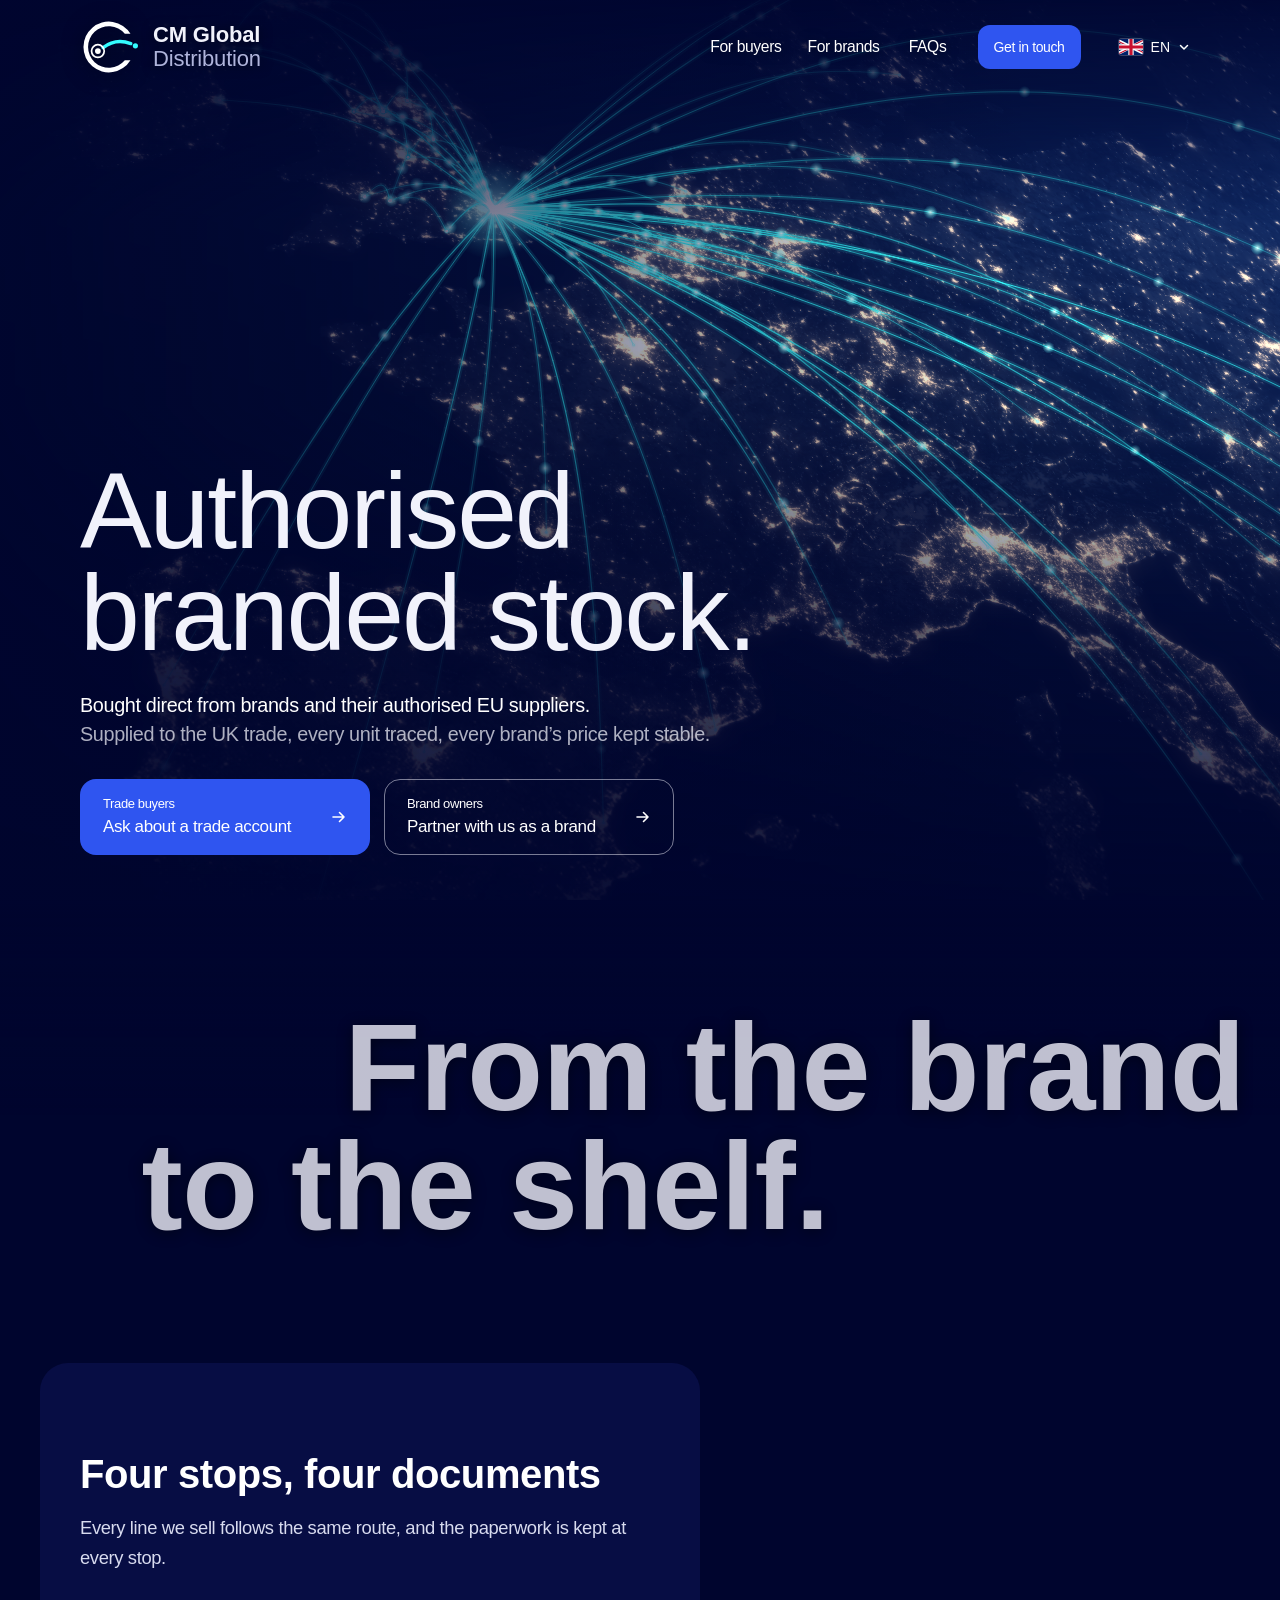
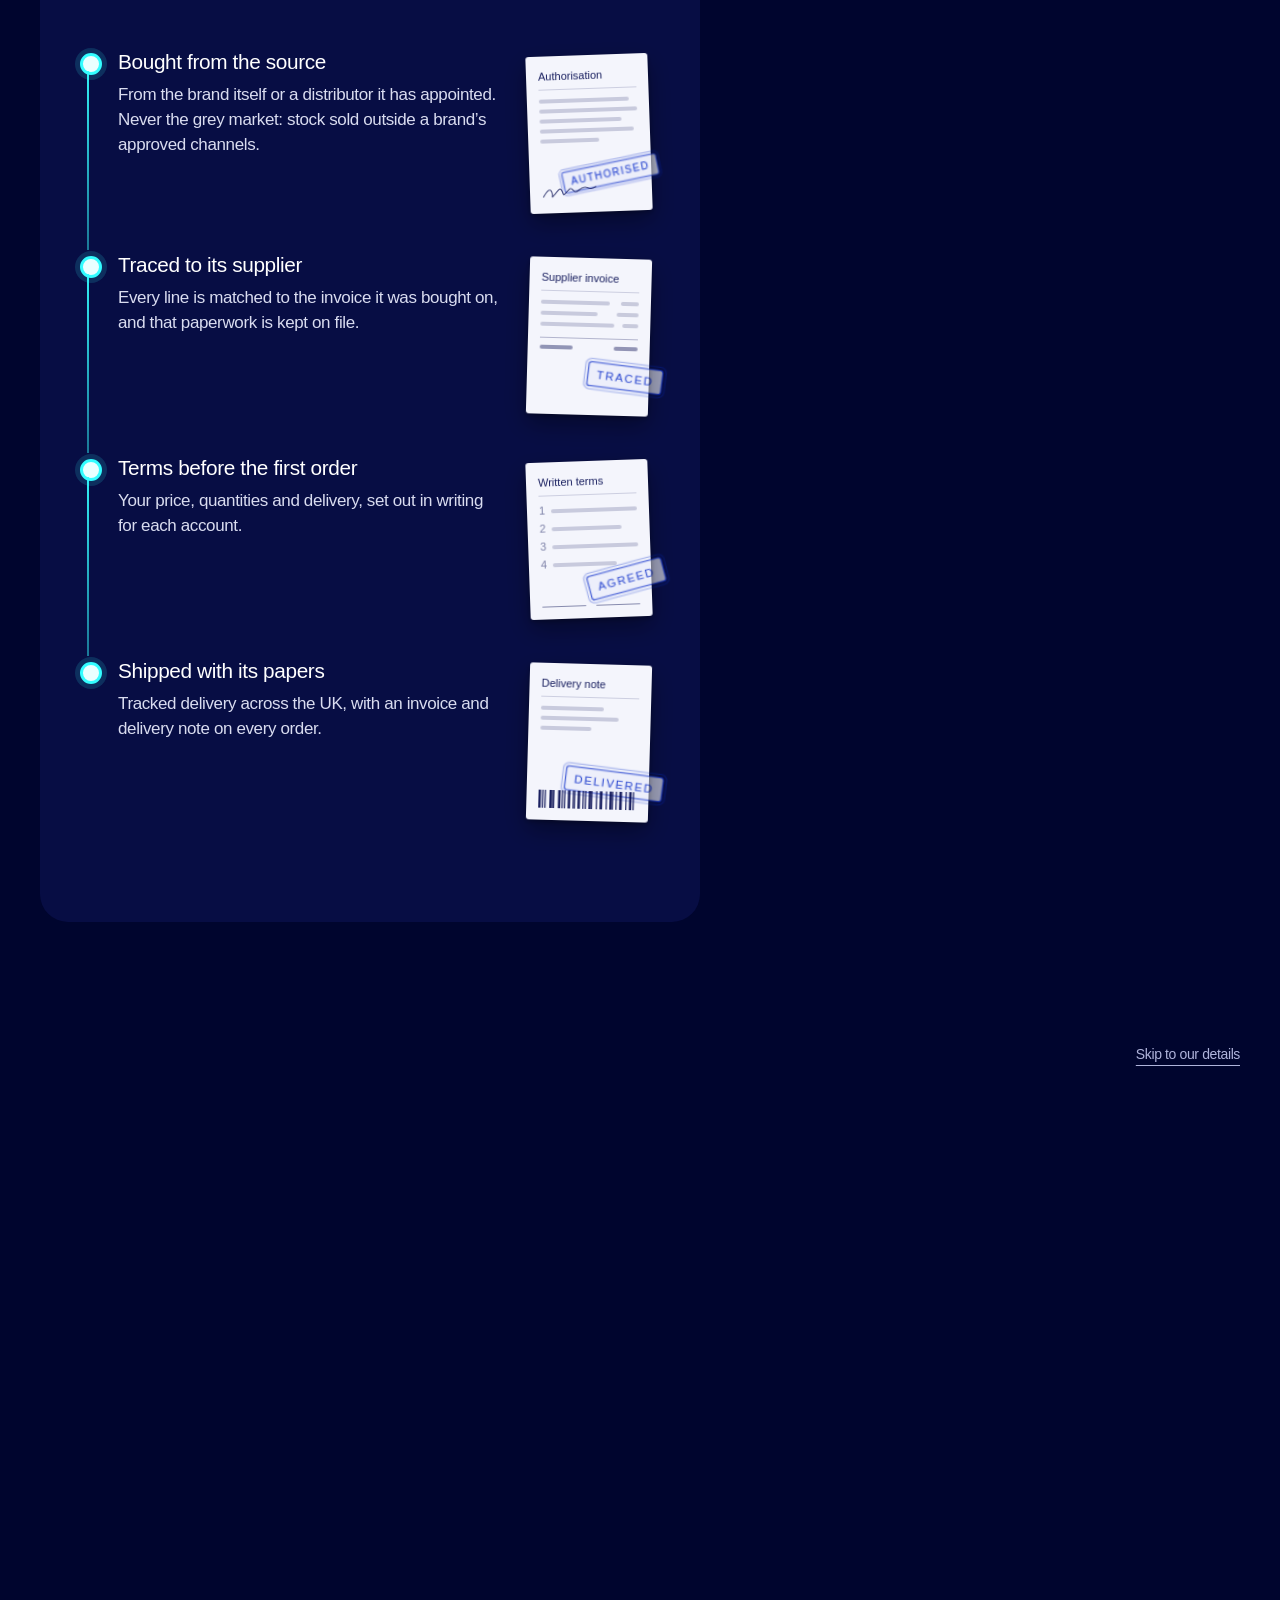
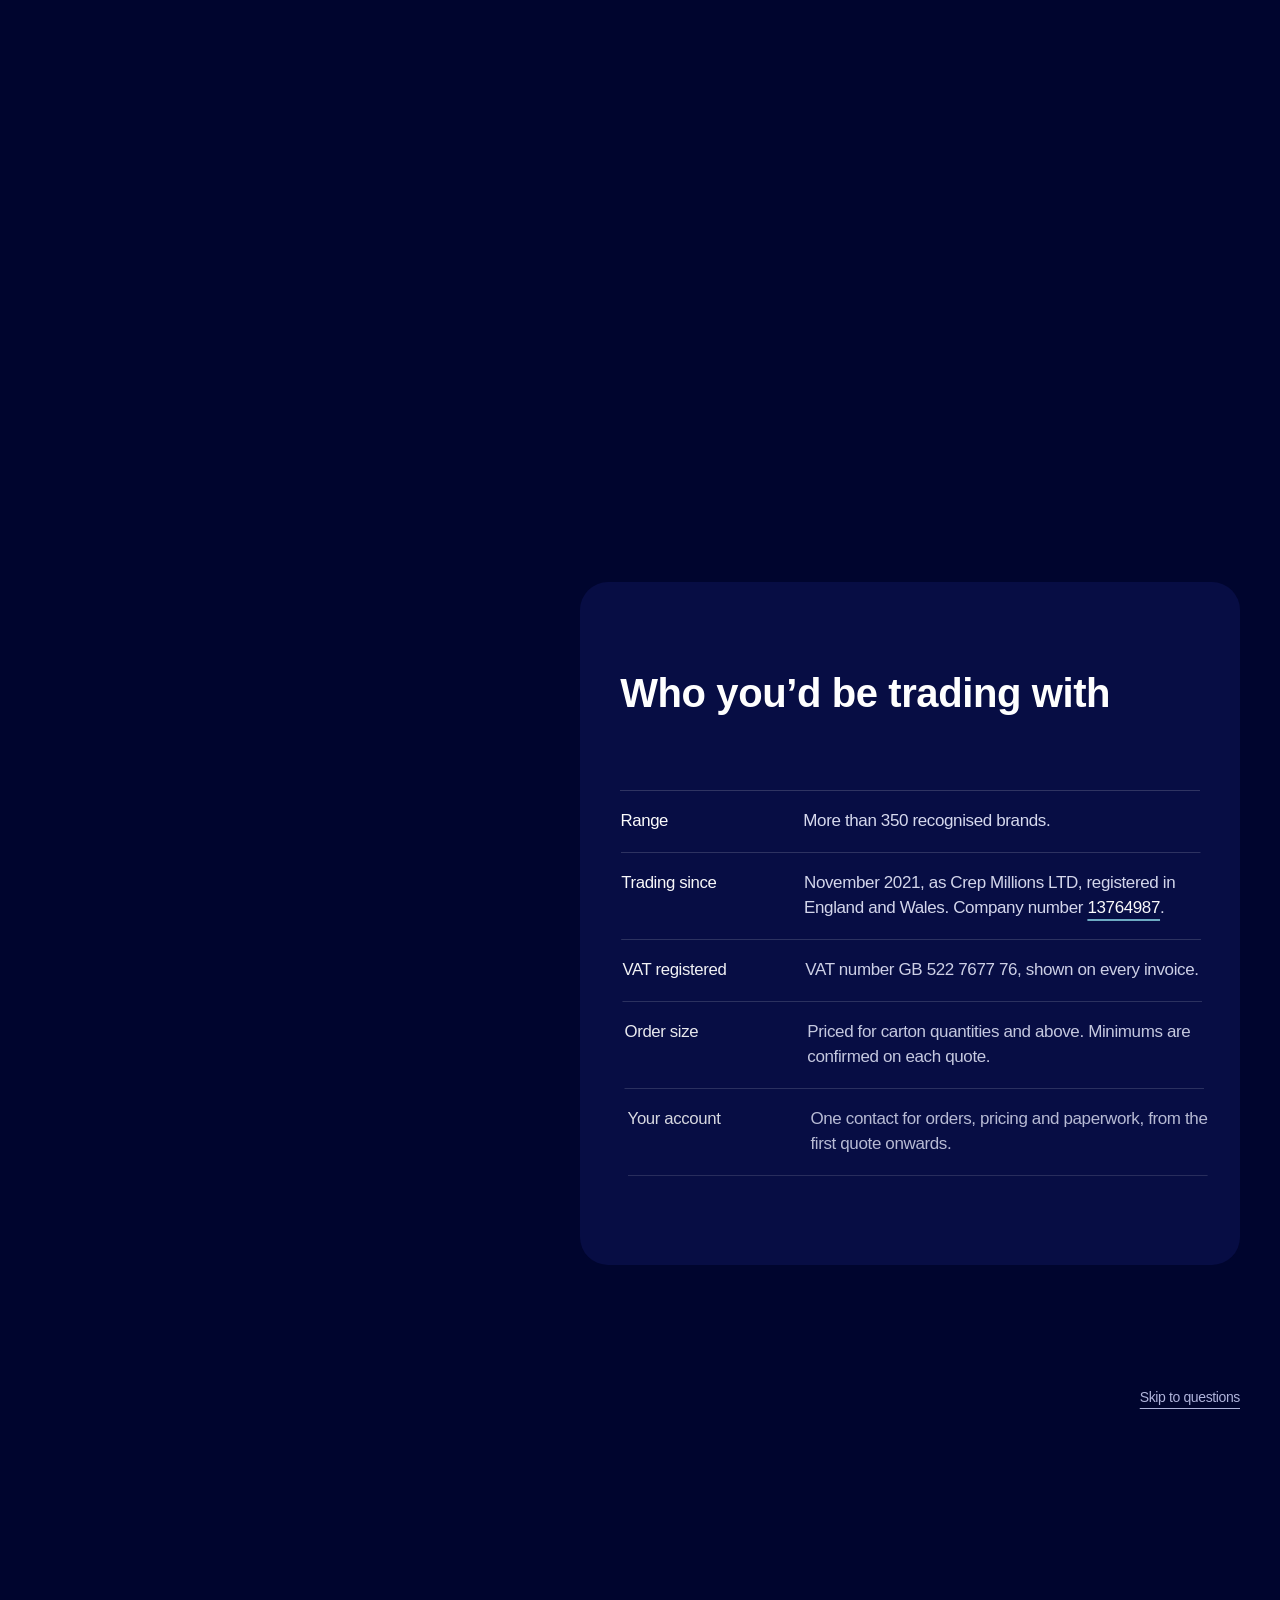
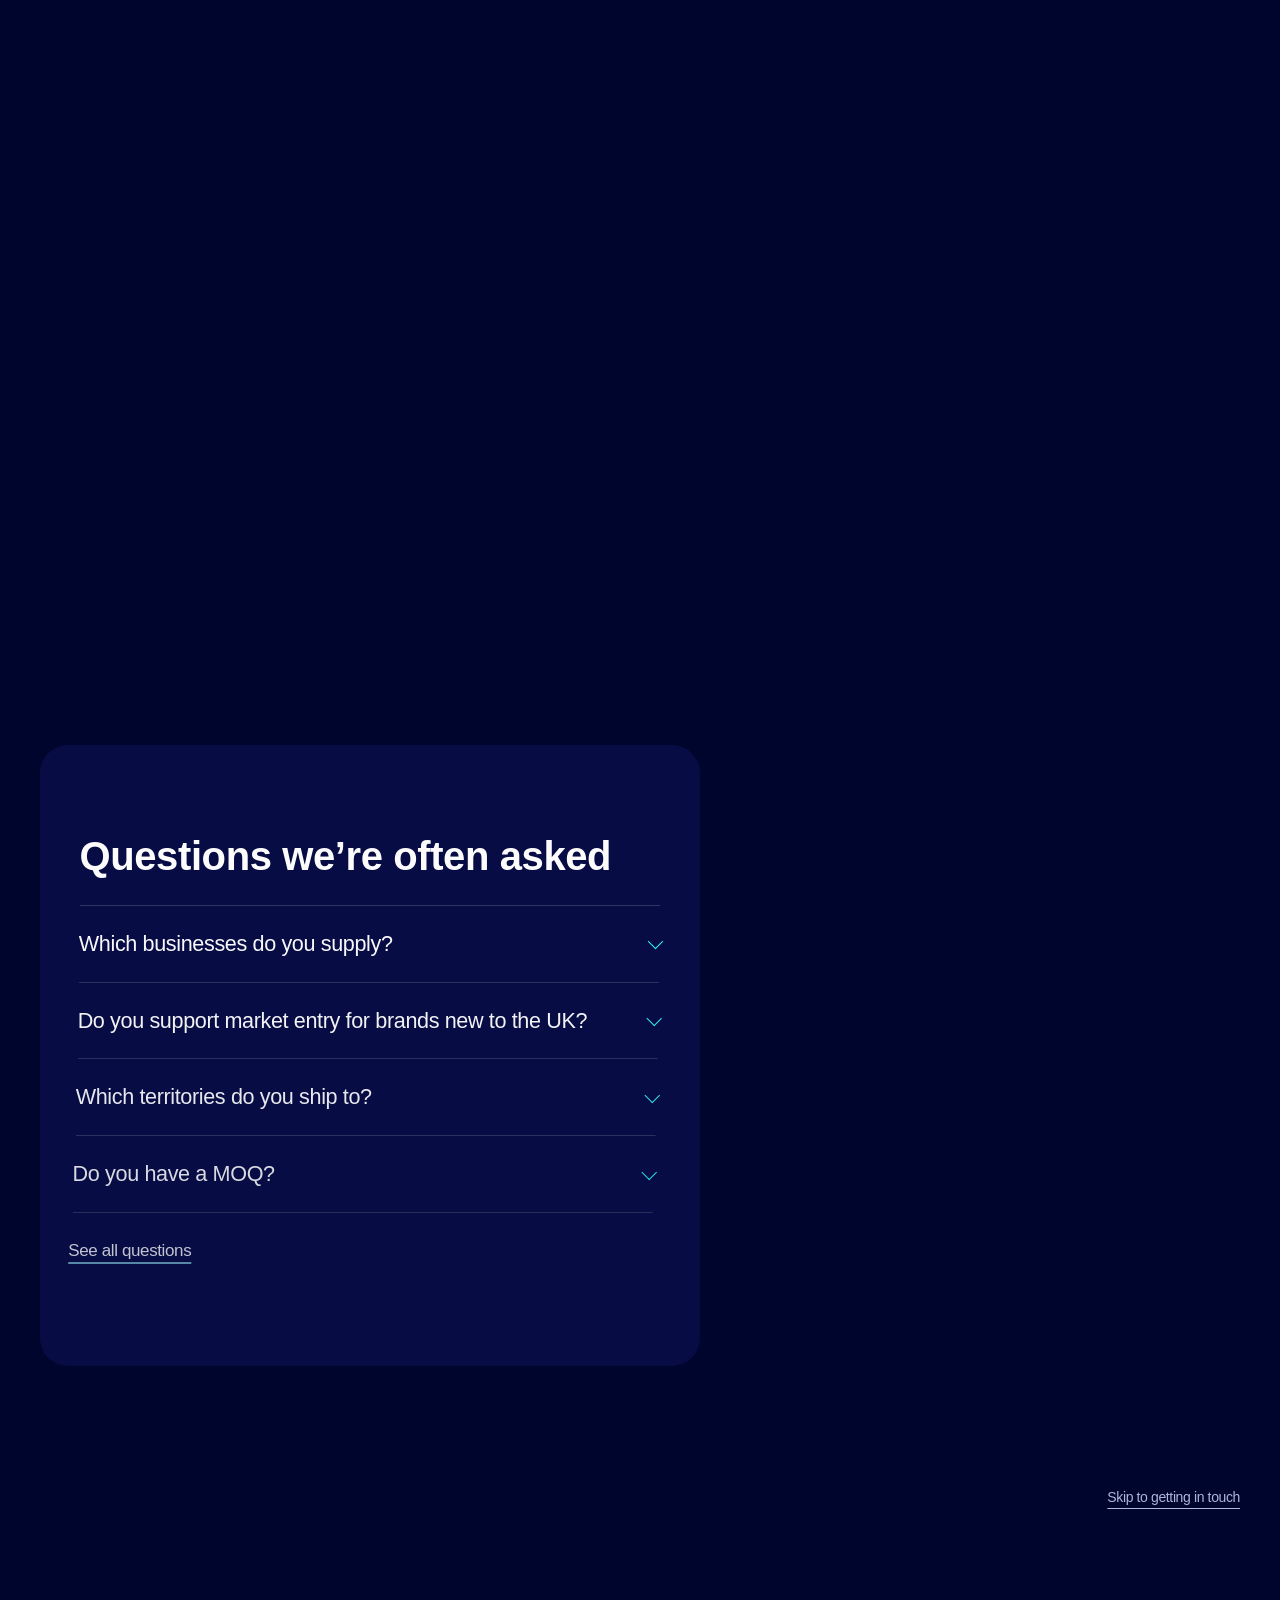
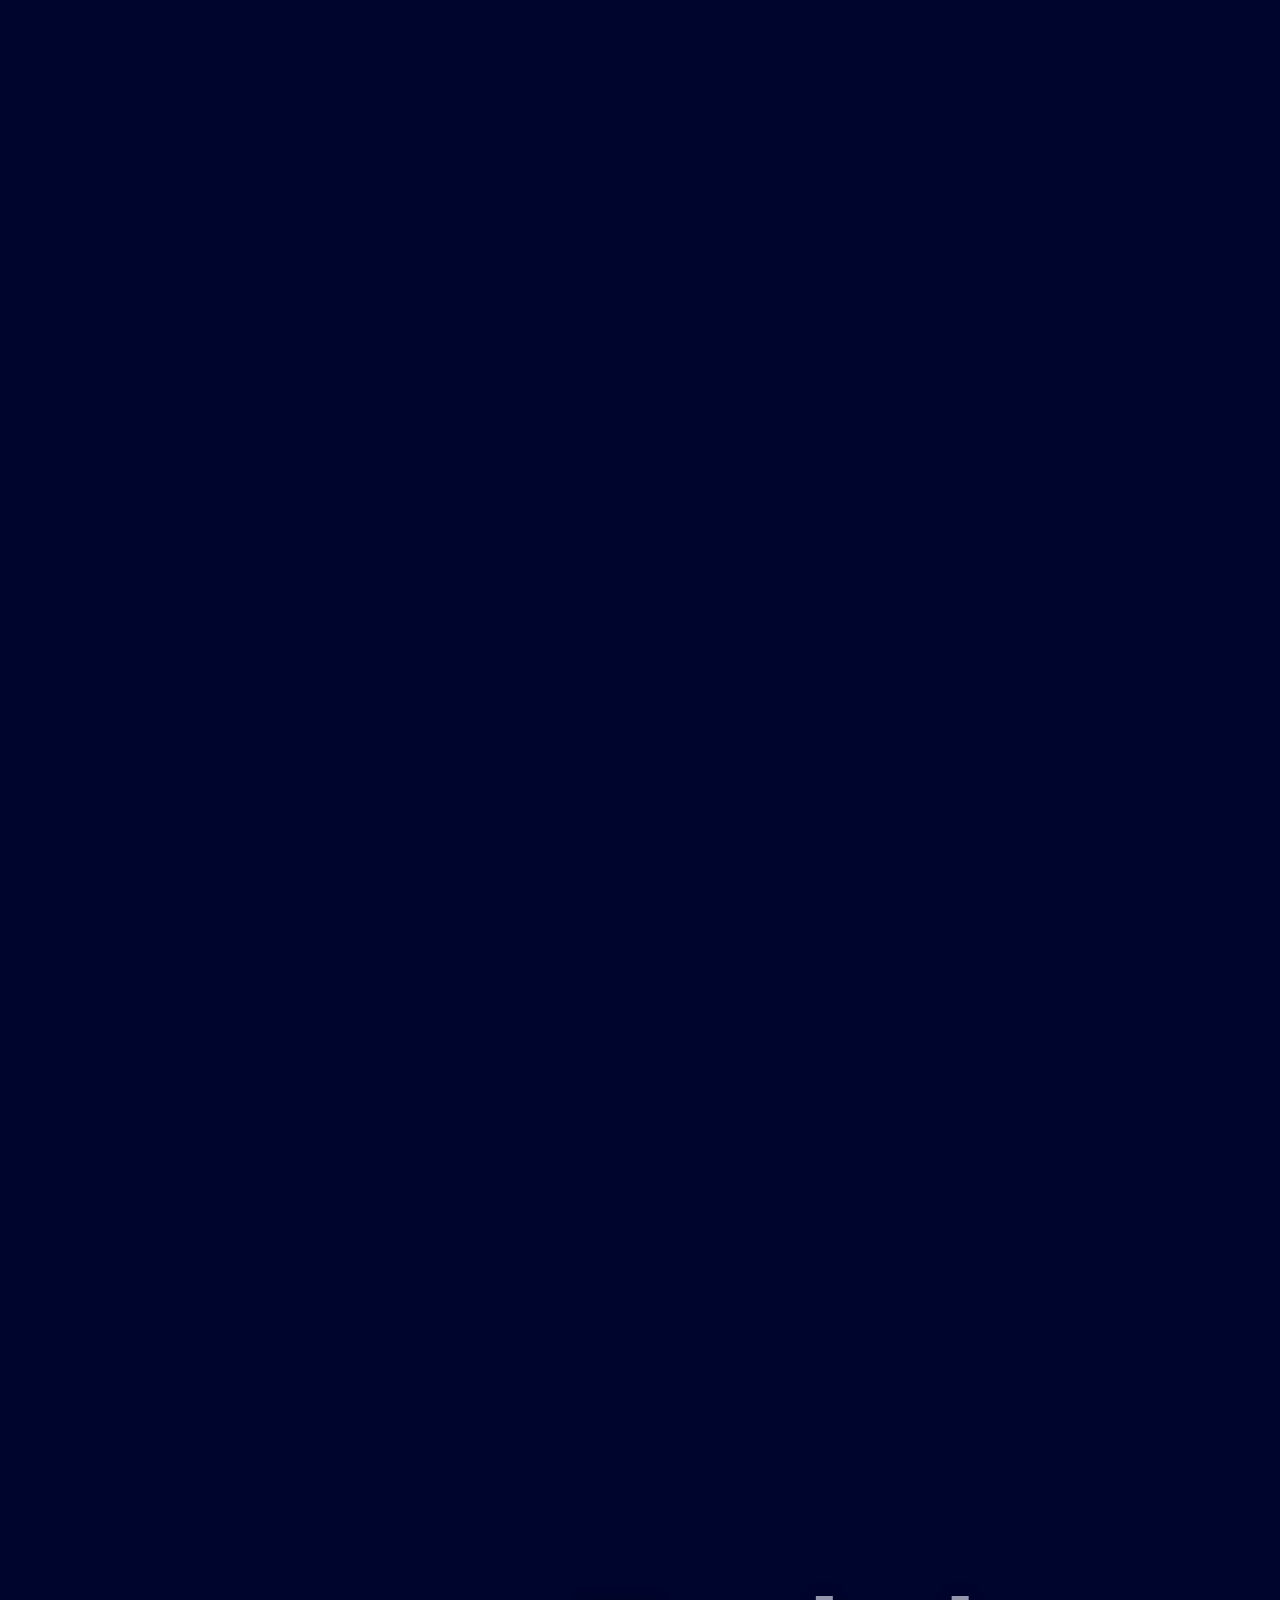
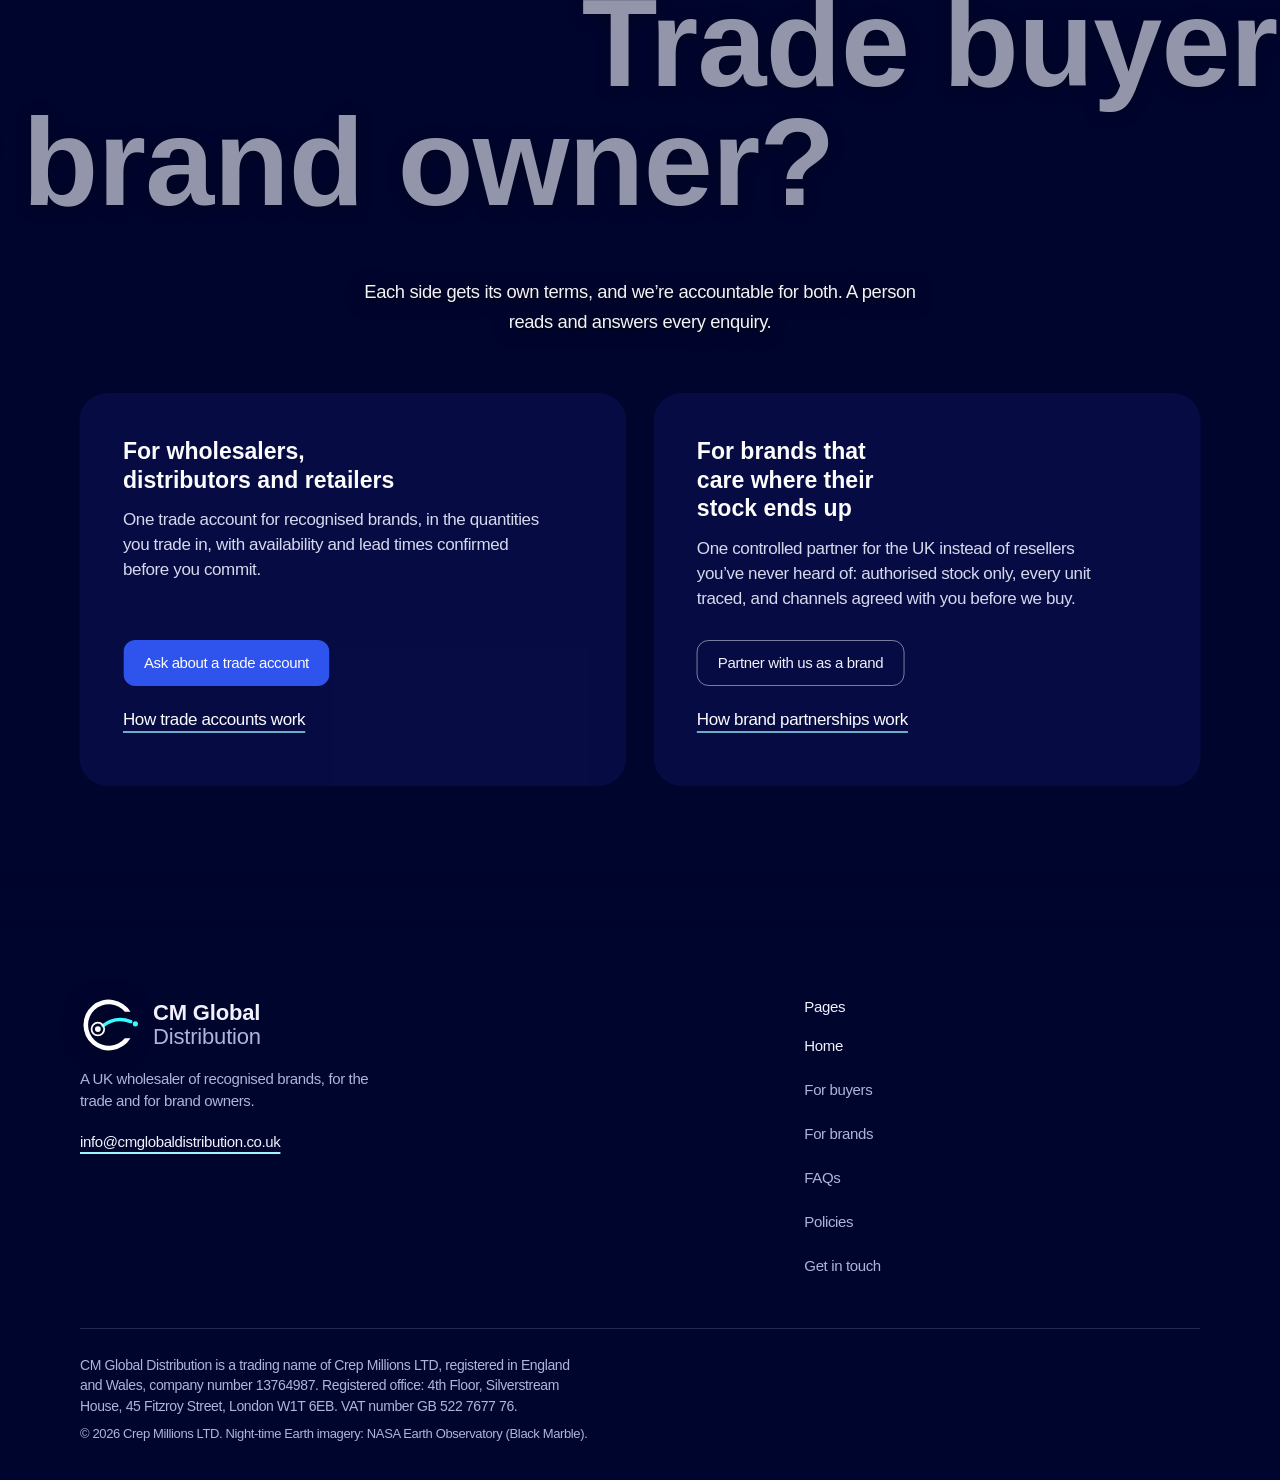
<file: index.html>
<!doctype html>
<html lang="en">
<head>
  <meta charset="utf-8">
  <meta name="viewport" content="width=device-width, initial-scale=1">
  <title>CM Global Distribution: branded stock for the trade</title>
  <meta name="description" content="CM Global Distribution buys genuine branded stock from brands and authorised suppliers, and supplies wholesalers, distributors and retailers across the UK on written terms.">
  <meta property="og:type" content="website">
  <meta property="og:site_name" content="CM Global Distribution">
  <meta property="og:title" content="CM Global Distribution: branded stock for the trade">
  <meta property="og:description" content="CM Global Distribution buys genuine branded stock from brands and authorised suppliers, and supplies wholesalers, distributors and retailers across the UK on written terms.">
  <link rel="canonical" href="https://cmglobaldistribution.co.uk/">
  <meta property="og:url" content="https://cmglobaldistribution.co.uk/">
  <meta property="og:image" content="https://cmglobaldistribution.co.uk/assets/brand/link-preview.jpg">
  <meta property="og:image:width" content="1200">
  <meta property="og:image:height" content="630">
  <meta name="twitter:card" content="summary_large_image">
  <meta name="theme-color" content="#00052e">
  <link rel="icon" href="assets/favicon.svg" type="image/svg+xml">
  <link rel="apple-touch-icon" href="assets/apple-touch-icon.png">
  <link rel="stylesheet" href="styles.css">
  <script>try{var l=localStorage.getItem('cm-lang'),d=document.documentElement;if(l&&l!=='en'){d.lang=l;if(l==='ar')d.dir='rtl';d.classList.add('i18n-wait');setTimeout(function(){d.classList.remove('i18n-wait')},2500)}}catch(e){}</script>
  <script>if (!matchMedia('(prefers-reduced-motion: reduce)').matches && document.documentElement.dir !== 'rtl') document.documentElement.classList.add('hero-letters');</script>
</head>
<body class="home choreo">
  <a class="skip" href="#main">Skip to content</a>
  <svg class="sprite" aria-hidden="true" focusable="false"><defs><symbol id="flag-gb" viewBox="0 0 60 30" preserveAspectRatio="xMidYMid slice"><clipPath id="flag-gb-clip"><path d="M30 15h30v15zv15H0zH0V0zV0h30z"/></clipPath><path d="M0 0v30h60V0z" fill="#012169"/><path d="M0 0l60 30m0-30L0 30" stroke="#fff" stroke-width="6"/><path d="M0 0l60 30m0-30L0 30" clip-path="url(#flag-gb-clip)" stroke="#C8102E" stroke-width="4"/><path d="M30 0v30M0 15h60" stroke="#fff" stroke-width="10"/><path d="M30 0v30M0 15h60" stroke="#C8102E" stroke-width="6"/></symbol><symbol id="flag-de" viewBox="0 0 9 6"><rect y="0" width="9" height="2" fill="#000"/><rect y="2" width="9" height="2" fill="#DD0000"/><rect y="4" width="9" height="2" fill="#FFCE00"/></symbol><symbol id="flag-fr" viewBox="0 0 9 6"><rect x="0" width="3" height="6" fill="#002654"/><rect x="3" width="3" height="6" fill="#fff"/><rect x="6" width="3" height="6" fill="#ED2939"/></symbol><symbol id="flag-nl" viewBox="0 0 9 6"><rect y="0" width="9" height="2" fill="#AE1C28"/><rect y="2" width="9" height="2" fill="#fff"/><rect y="4" width="9" height="2" fill="#21468B"/></symbol><symbol id="flag-pl" viewBox="0 0 9 6"><rect y="0" width="9" height="3" fill="#fff"/><rect y="3" width="9" height="3" fill="#DC143C"/></symbol><symbol id="flag-it" viewBox="0 0 9 6"><rect x="0" width="3" height="6" fill="#009246"/><rect x="3" width="3" height="6" fill="#fff"/><rect x="6" width="3" height="6" fill="#CE2B37"/></symbol><symbol id="flag-es" viewBox="0 0 9 6"><rect width="9" height="6" fill="#AA151B"/><rect y="1.5" width="9" height="3" fill="#F1BF00"/></symbol><symbol id="flag-pt" viewBox="0 0 9 6"><rect width="9" height="6" fill="#FF0000"/><rect width="3.6" height="6" fill="#006600"/><circle cx="3.6" cy="3" r="1.05" fill="none" stroke="#FFCC00" stroke-width="0.3"/><path d="M3.1 2.4h1v0.9a0.5 0.5 0 0 1-1 0z" fill="#fff" stroke="#FF0000" stroke-width="0.15"/></symbol><symbol id="flag-cz" viewBox="0 0 9 6"><rect width="9" height="3" fill="#fff"/><rect y="3" width="9" height="3" fill="#D7141A"/><path d="M0 0l4.5 3L0 6z" fill="#11457E"/></symbol><symbol id="flag-ae" viewBox="0 0 9 6"><rect y="0" width="9" height="2" fill="#00732F"/><rect y="2" width="9" height="2" fill="#fff"/><rect y="4" width="9" height="2" fill="#000"/><rect width="2.25" height="6" fill="#FF0000"/></symbol></defs></svg>


  <header class="site-header">
      <div class="wrap nav">
        <a class="logo" href="index.html" aria-label="CM Global Distribution, home">
          <svg viewBox="0 0 104 100" aria-hidden="true"><path d="M87.51 27A44 44 0 1 0 87.51 73L77.69 73A36 36 0 1 1 77.69 27Z" fill="#fff"/><path d="M40 51Q62 34 88 44" fill="none" stroke="#34fcff" stroke-width="6" stroke-linecap="round"/><circle cx="96" cy="48" r="4.5" fill="#34fcff"/><circle cx="31" cy="57" r="11" fill="none" stroke="#fff" stroke-width="3"/><circle cx="31" cy="57" r="5" fill="#fff"/></svg>
          <span class="logo-text"><span>CM Global</span><span>Distribution</span></span>
        </a>
        <div class="lang-picker">
          <button class="lang-button" type="button" aria-expanded="false" aria-controls="lang-list" aria-label="Choose a language">
            <svg class="flag" aria-hidden="true" focusable="false"><use href="#flag-gb"/></svg><span class="lang-code" translate="no">EN</span><svg class="lang-chevron" viewBox="0 0 12 12" aria-hidden="true" focusable="false"><path d="M2.5 4.5 6 8l3.5-3.5" fill="none" stroke="currentColor" stroke-width="1.5" stroke-linecap="round" stroke-linejoin="round"/></svg>
          </button>
          <ul class="lang-list" id="lang-list" hidden>
            <li><button type="button" data-lang="en" lang="en"><svg class="flag" aria-hidden="true" focusable="false"><use href="#flag-gb"/></svg><span translate="no">English</span></button></li>
            <li><button type="button" data-lang="de" lang="de"><svg class="flag" aria-hidden="true" focusable="false"><use href="#flag-de"/></svg><span translate="no">Deutsch</span></button></li>
            <li><button type="button" data-lang="fr" lang="fr"><svg class="flag" aria-hidden="true" focusable="false"><use href="#flag-fr"/></svg><span translate="no">Français</span></button></li>
            <li><button type="button" data-lang="nl" lang="nl"><svg class="flag" aria-hidden="true" focusable="false"><use href="#flag-nl"/></svg><span translate="no">Nederlands</span></button></li>
            <li><button type="button" data-lang="pl" lang="pl"><svg class="flag" aria-hidden="true" focusable="false"><use href="#flag-pl"/></svg><span translate="no">Polski</span></button></li>
            <li><button type="button" data-lang="it" lang="it"><svg class="flag" aria-hidden="true" focusable="false"><use href="#flag-it"/></svg><span translate="no">Italiano</span></button></li>
            <li><button type="button" data-lang="es" lang="es"><svg class="flag" aria-hidden="true" focusable="false"><use href="#flag-es"/></svg><span translate="no">Español</span></button></li>
            <li><button type="button" data-lang="pt" lang="pt"><svg class="flag" aria-hidden="true" focusable="false"><use href="#flag-pt"/></svg><span translate="no">Português</span></button></li>
            <li><button type="button" data-lang="cs" lang="cs"><svg class="flag" aria-hidden="true" focusable="false"><use href="#flag-cz"/></svg><span translate="no">Čeština</span></button></li>
            <li><button type="button" data-lang="ar" lang="ar"><svg class="flag" aria-hidden="true" focusable="false"><use href="#flag-ae"/></svg><span translate="no">العربية</span></button></li>
          </ul>
        </div>
        <button class="menu-toggle" type="button" aria-expanded="false" aria-controls="menu">Menu</button>
        <nav class="menu" id="menu" aria-label="Main">
          <ul>
            <li><a href="trade.html">For buyers</a></li>
            <li><a href="brands.html">For brands</a></li>
            <li><a href="faqs.html">FAQs</a></li>
          </ul>
          <a class="btn btn-line" href="contact.html">Get in touch</a>
        </nav>
      </div>
    </header>

  <main id="main">
  <div class="globe-stage" id="globe-stage" role="img" aria-label="Europe at night seen from space over the Atlantic, with trade routes drawing out from London to cities across Europe">
    <canvas id="globe-gl"></canvas>
    <canvas id="globe"></canvas>
  </div>

  <section class="scene" id="scene" data-globe="none" aria-labelledby="hero-title">
    <div class="scene-sticky">
      <div class="scene-top" aria-hidden="true"></div>
      <div class="scene-shade" aria-hidden="true"></div>

      <div class="wrap scene-copy">
        <div>
          <h1 class="display hero-title" id="hero-title" aria-label="Authorised branded stock."><span class="hero-word" aria-hidden="true" data-i18n-ctx="headline">Authorised</span><span class="hero-main" aria-hidden="true" data-i18n-ctx="headline">branded stock.</span></h1>
        </div>
        <div class="hero-offer">
          <p class="lede">Bought direct from brands and their authorised EU suppliers.<span>Supplied to the UK trade, every unit traced, every brand&rsquo;s price kept stable.</span></p>
          <div class="actions routes">
            <a class="route route-trade" href="contact.html?type=trade"><span><small>Trade buyers</small><b>Ask about a trade account</b></span><svg viewBox="0 0 20 20" aria-hidden="true" focusable="false"><path d="M4 10h11m-4.5-4.5L15 10l-4.5 4.5" fill="none" stroke="currentColor" stroke-width="1.6" stroke-linecap="round" stroke-linejoin="round"/></svg></a>
            <a class="route route-brand" href="contact.html?type=brand"><span><small>Brand owners</small><b>Partner with us as a brand</b></span><svg viewBox="0 0 20 20" aria-hidden="true" focusable="false"><path d="M4 10h11m-4.5-4.5L15 10l-4.5 4.5" fill="none" stroke="currentColor" stroke-width="1.6" stroke-linecap="round" stroke-linejoin="round"/></svg></a>
          </div>
        </div>
      </div>
    </div>
  </section>

    <div class="big-head" id="route-head">
      <h2 class="big-title" id="route-title"><span class="big-line">From the brand</span> <span class="big-line">to the shelf.</span></h2>
    </div>

    <section class="band band-light band-half side-left" data-globe="0.74" aria-labelledby="route-title">
      <div class="wrap">
        <div class="band-head">
          <p class="h2 panel-title">Four stops, four documents</p>
          <p class="lede">Every line we sell follows the same route, and the paperwork is kept at every stop.</p>
        </div>
        <ol class="route-map" data-route>
          <li><div class="stop-text"><h3>Bought from the source</h3><div class="doc"><div class="sheet sheet-authorisation" aria-hidden="true"><b>Authorisation</b><span class="sheet-lines"><i style="width:92%"></i><i style="width:100%"></i><i style="width:84%"></i><i style="width:96%"></i><i style="width:60%"></i></span><svg class="sheet-sign" viewBox="0 0 80 22" aria-hidden="true"><path d="M2 16c6-10 10-12 12-6s-2 9 3 4 8-12 11-6 1 8 6 3 6-7 9-4 4 5 9 1 8-5 12-3 6 2 12-1" fill="none" stroke="currentColor" stroke-width="1.6" stroke-linecap="round"/></svg><span class="stamp">Authorised</span></div><span class="sr-only">Kept on file: Authorisation</span></div><p>From the brand itself or a distributor it has appointed. Never the grey market: stock sold outside a brand&rsquo;s approved channels.</p></div></li>
          <li><div class="stop-text"><h3>Traced to its supplier</h3><div class="doc"><div class="sheet sheet-invoice" aria-hidden="true"><b>Supplier invoice</b><span class="sheet-rows"><span><i style="width:70%"></i><i style="width:18%"></i></span><span><i style="width:58%"></i><i style="width:22%"></i></span><span><i style="width:76%"></i><i style="width:16%"></i></span><span class="sheet-total"><i style="width:34%"></i><i style="width:24%"></i></span></span><span class="stamp">Traced</span></div><span class="sr-only">Kept on file: Supplier invoice</span></div><p>Every line is matched to the invoice it was bought on, and that paperwork is kept on file.</p></div></li>
          <li><div class="stop-text"><h3>Terms before the first order</h3><div class="doc"><div class="sheet sheet-terms" aria-hidden="true"><b>Written terms</b><span class="sheet-clauses"><span><em>1</em><i style="width:88%"></i></span><span><em>2</em><i style="width:72%"></i></span><span><em>3</em><i style="width:94%"></i></span><span><em>4</em><i style="width:66%"></i></span></span><span class="sheet-signs"><i></i><i></i></span><span class="stamp">Agreed</span></div><span class="sr-only">Kept on file: Written terms</span></div><p>Your price, quantities and delivery, set out in writing for each account.</p></div></li>
          <li><div class="stop-text"><h3>Shipped with its papers</h3><div class="doc"><div class="sheet sheet-delivery" aria-hidden="true"><b>Delivery note</b><span class="sheet-lines"><i style="width:64%"></i><i style="width:80%"></i><i style="width:52%"></i></span><svg class="sheet-code" viewBox="0 0 80 18" preserveAspectRatio="none" aria-hidden="true"><rect x="0" y="0" width="2" height="18"/><rect x="3" y="0" width="1" height="18"/><rect x="5" y="0" width="1" height="18"/><rect x="9" y="0" width="2" height="18"/><rect x="11" y="0" width="1" height="18"/><rect x="12" y="0" width="1" height="18"/><rect x="16" y="0" width="2" height="18"/><rect x="19" y="0" width="1" height="18"/><rect x="21" y="0" width="1" height="18"/><rect x="24" y="0" width="2" height="18"/><rect x="28" y="0" width="1" height="18"/><rect x="29" y="0" width="1" height="18"/><rect x="32" y="0" width="2" height="18"/><rect x="36" y="0" width="1" height="18"/><rect x="38" y="0" width="1" height="18"/><rect x="41" y="0" width="2" height="18"/><rect x="43" y="0" width="1" height="18"/><rect x="47" y="0" width="1" height="18"/><rect x="50" y="0" width="2" height="18"/><rect x="51" y="0" width="1" height="18"/><rect x="55" y="0" width="1" height="18"/><rect x="58" y="0" width="2" height="18"/><rect x="60" y="0" width="1" height="18"/><rect x="63" y="0" width="1" height="18"/><rect x="66" y="0" width="2" height="18"/><rect x="67" y="0" width="1" height="18"/><rect x="71" y="0" width="1" height="18"/><rect x="74" y="0" width="2" height="18"/><rect x="77" y="0" width="1" height="18"/></svg><span class="stamp">Delivered</span></div><span class="sr-only">Kept on file: Delivery note</span></div><p>Tracked delivery across the UK, with an invoice and delivery note on every order.</p></div></li>
        </ol>
      </div>
    </section>

    <div class="story-stage" id="story-stage" aria-hidden="true"><canvas id="story-canvas"></canvas></div>
    <div class="story" id="story">
    <div class="story-skip-wrap" id="skip-a"><a class="story-skip" href="#intro-title">Skip to our details</a></div>
    <div class="story-gap" id="story-a" role="img" aria-label="A parcel on a quay is lifted by a forklift into a shipping container that is already nearly full"></div>

    <section class="band band-light band-half side-right intro" data-globe="0.26" aria-labelledby="intro-title">
      <div class="wrap">
        <div class="band-head">
          <h2 class="h2" id="intro-title">Who you&rsquo;d be trading with</h2>
        </div>
        <dl class="reach">
          <div><dt>Range</dt><dd>More than 350 recognised brands.</dd></div>
          <div><dt>Trading since</dt><dd>November 2021, as Crep Millions LTD, registered in England and Wales. Company number <a class="text-link" href="https://find-and-update.company-information.service.gov.uk/company/13764987" rel="noopener">13764987</a>.</dd></div>
          <div><dt>VAT registered</dt><dd>VAT number GB 522 7677 76, shown on every invoice.</dd></div>
          <div><dt>Order size</dt><dd>Priced for carton quantities and above. Minimums are confirmed on each quote.</dd></div>
          <div><dt>Your account</dt><dd>One contact for orders, pricing and paperwork, from the first quote onwards.</dd></div>
        </dl>
      </div>
    </section>

    <div class="story-skip-wrap" id="skip-b"><a class="story-skip" href="#faq-title">Skip to questions</a></div>
    <div class="story-gap" id="story-b" role="img" aria-label="The camera draws back: the container is one of hundreds on a ship under way at sea"></div>

    <section class="band band-light band-half side-left" data-globe="0.74" aria-labelledby="faq-title">
      <div class="wrap split">
        <div class="band-head">
          <h2 class="h2" id="faq-title">Questions we&rsquo;re often asked</h2>
        </div>
        <div>
        <div class="faq">
          <details><summary>Which businesses do you supply?</summary><p>Approved retailers, wholesalers and distributors, each vetted before the account opens. We don&rsquo;t supply consumers, and every order is placed through an approved trade account.</p></details>
          <details><summary>Do you support market entry for brands new to the UK?</summary><p>Yes. We import from the EU and supply trade accounts across the UK, so we can be your route into the UK market. You set the channels and the pace, and we build from there.</p></details>
          <details><summary>Which territories do you ship to?</summary><p>The whole of the UK, including Northern Ireland. Delivery is quoted with each order.</p></details>
          <details><summary>Do you have a MOQ?</summary><p>Yes. The minimum order quantity depends on the product and the brand, and it&rsquo;s shown on your quote. Prices are set for carton quantities and above.</p></details>
        </div>
        <p class="link-row"><a class="text-link" href="faqs.html">See all questions</a></p>
        </div>
      </div>
    </section>

    <div class="story-skip-wrap" id="skip-c"><a class="story-skip" href="#choose-title">Skip to getting in touch</a></div>
    <div class="story-gap" id="story-c" role="img" aria-label="The ship's lines lift off the water and form a cargo plane, which banks down into one of the travelling lights on the globe"></div>
    </div>

    <div class="big-head" id="choose-head">
      <h2 class="big-title" id="choose-title"><span class="big-line">Trade buyer</span> <span class="big-line">or brand owner?</span></h2>
    </div>

    <section class="closing" data-globe="none" aria-labelledby="choose-title">
      <div class="wrap">
        <p class="lede closing-lede">Each side gets its own terms, and we&rsquo;re accountable for both. A person reads and answers every enquiry.</p>
        <div class="audiences audience-cards">
          <article class="audience band-light glass-card side-left">
            <h3 class="h3">For wholesalers, distributors and retailers</h3>
            <p>One trade account for recognised brands, in the quantities you trade in, with availability and lead times confirmed before you commit.</p>
            <div class="audience-actions"><a class="btn btn-signal" href="contact.html?type=trade">Ask about a trade account</a><a class="text-link" href="trade.html">How trade accounts work</a></div>
          </article>
          <article class="audience band-light glass-card side-right">
            <h3 class="h3">For brands that care where their stock ends up</h3>
            <p>One controlled partner for the UK instead of resellers you&rsquo;ve never heard of: authorised stock only, every unit traced, and channels agreed with you before we buy.</p>
            <div class="audience-actions"><a class="btn btn-line" href="contact.html?type=brand">Partner with us as a brand</a><a class="text-link" href="brands.html">How brand partnerships work</a></div>
          </article>
        </div>
      </div>
    </section>
  </main>

  <footer class="site-footer">
    <div class="wrap">
      <div class="footer-cta">
        <p class="footer-big">Start the conversation.</p>
        <a class="btn btn-signal" href="contact.html">Get in touch</a>
      </div>
      <div class="footer-cols">
        <div>
          <a class="logo" href="index.html" aria-label="CM Global Distribution, home">
            <svg viewBox="0 0 104 100" aria-hidden="true"><path d="M87.51 27A44 44 0 1 0 87.51 73L77.69 73A36 36 0 1 1 77.69 27Z" fill="#fff"/><path d="M40 51Q62 34 88 44" fill="none" stroke="#34fcff" stroke-width="6" stroke-linecap="round"/><circle cx="96" cy="48" r="4.5" fill="#34fcff"/><circle cx="31" cy="57" r="11" fill="none" stroke="#fff" stroke-width="3"/><circle cx="31" cy="57" r="5" fill="#fff"/></svg>
            <span class="logo-text"><span>CM Global</span><span>Distribution</span></span>
          </a>
          <p>A UK wholesaler of recognised brands, for the trade and for brand owners.</p>
          <a class="footer-mail" href="mailto:info@cmglobaldistribution.co.uk">info@cmglobaldistribution.co.uk</a>
        </div>
        <nav aria-label="Footer">
          <p class="footer-h">Pages</p>
          <ul>
            <li><a href="index.html" aria-current="page">Home</a></li>
            <li><a href="trade.html">For buyers</a></li>
            <li><a href="brands.html">For brands</a></li>
            <li><a href="faqs.html">FAQs</a></li>
            <li><a href="policies.html">Policies</a></li>
            <li><a href="contact.html">Get in touch</a></li>
          </ul>
        </nav>
      </div>
      <p class="legal">CM Global Distribution is a trading name of Crep Millions LTD, registered in England and Wales, company number <span class="nowrap">13764987</span>. Registered office: 4th Floor, Silverstream House, 45 Fitzroy Street, London W1T 6EB. VAT number <span class="nowrap">GB 522 7677 76</span>.</p>
      <p class="credit">&copy; 2026 Crep Millions LTD. Night-time Earth imagery: NASA Earth Observatory (Black Marble).</p>
    </div>
  </footer>

  <a class="btn btn-signal mobile-cta" href="contact.html">Get in touch</a>
  <script src="i18n.js"></script>
  <script src="site.js"></script>
  <script src="globe.js"></script>
  <script src="story.js"></script>
  <script src="assets/vendor/gsap/gsap.min.js"></script>
  <script src="assets/vendor/gsap/ScrollTrigger.min.js"></script>
  <script src="assets/vendor/gsap/SplitText.min.js"></script>
  <script src="reveal.js"></script>
</body>
</html>
</file>
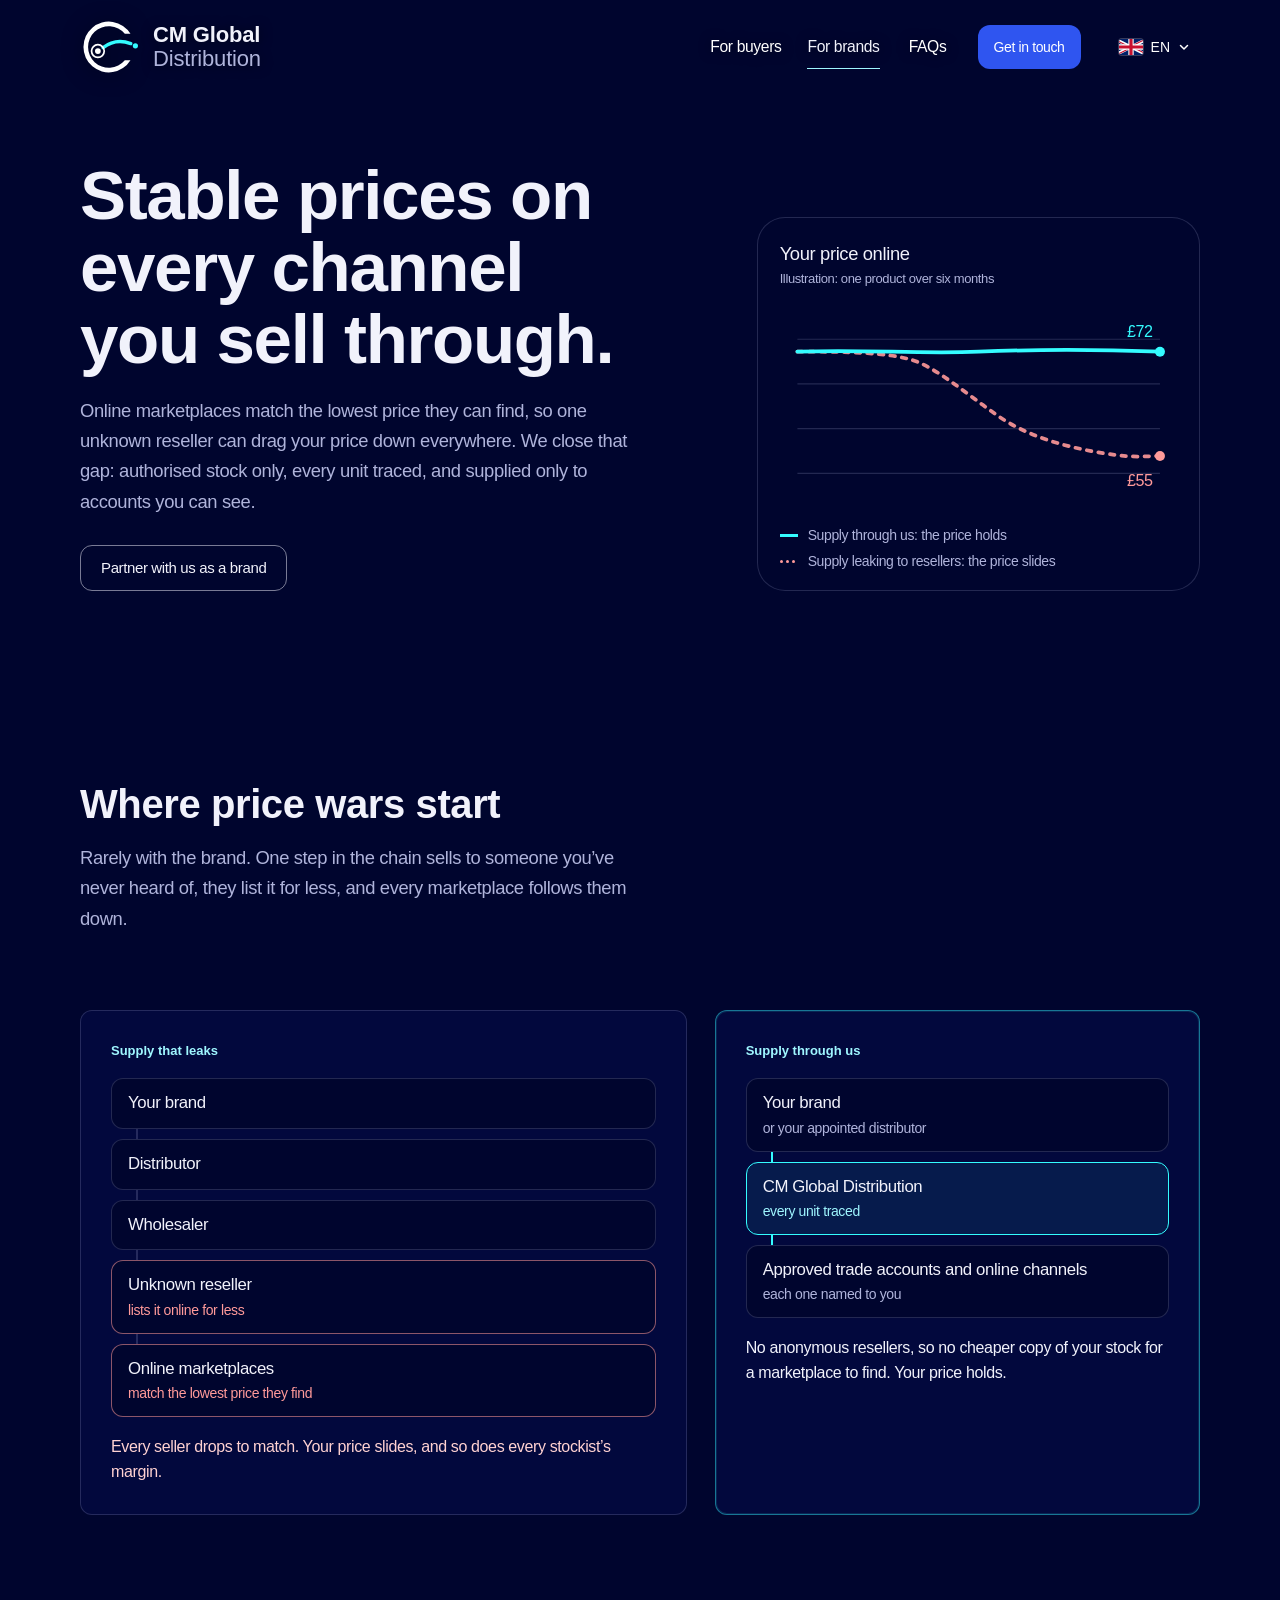
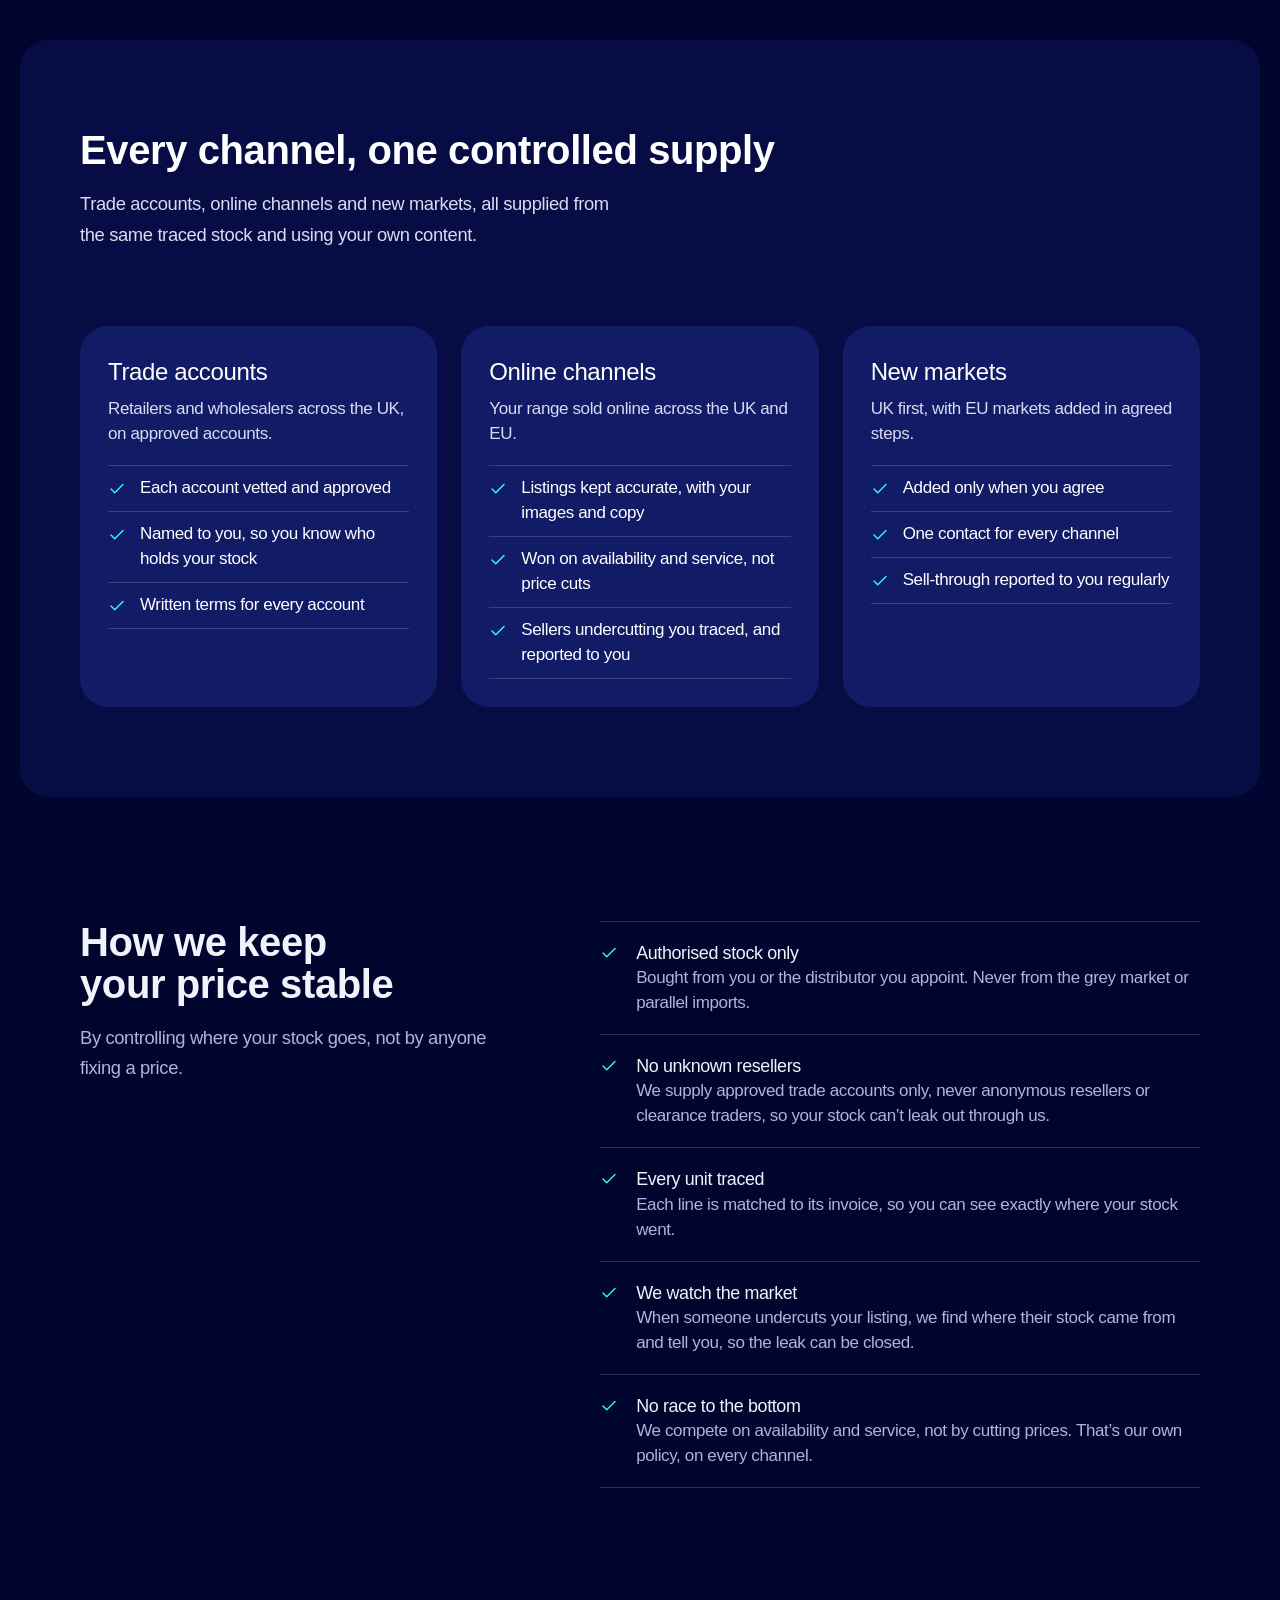
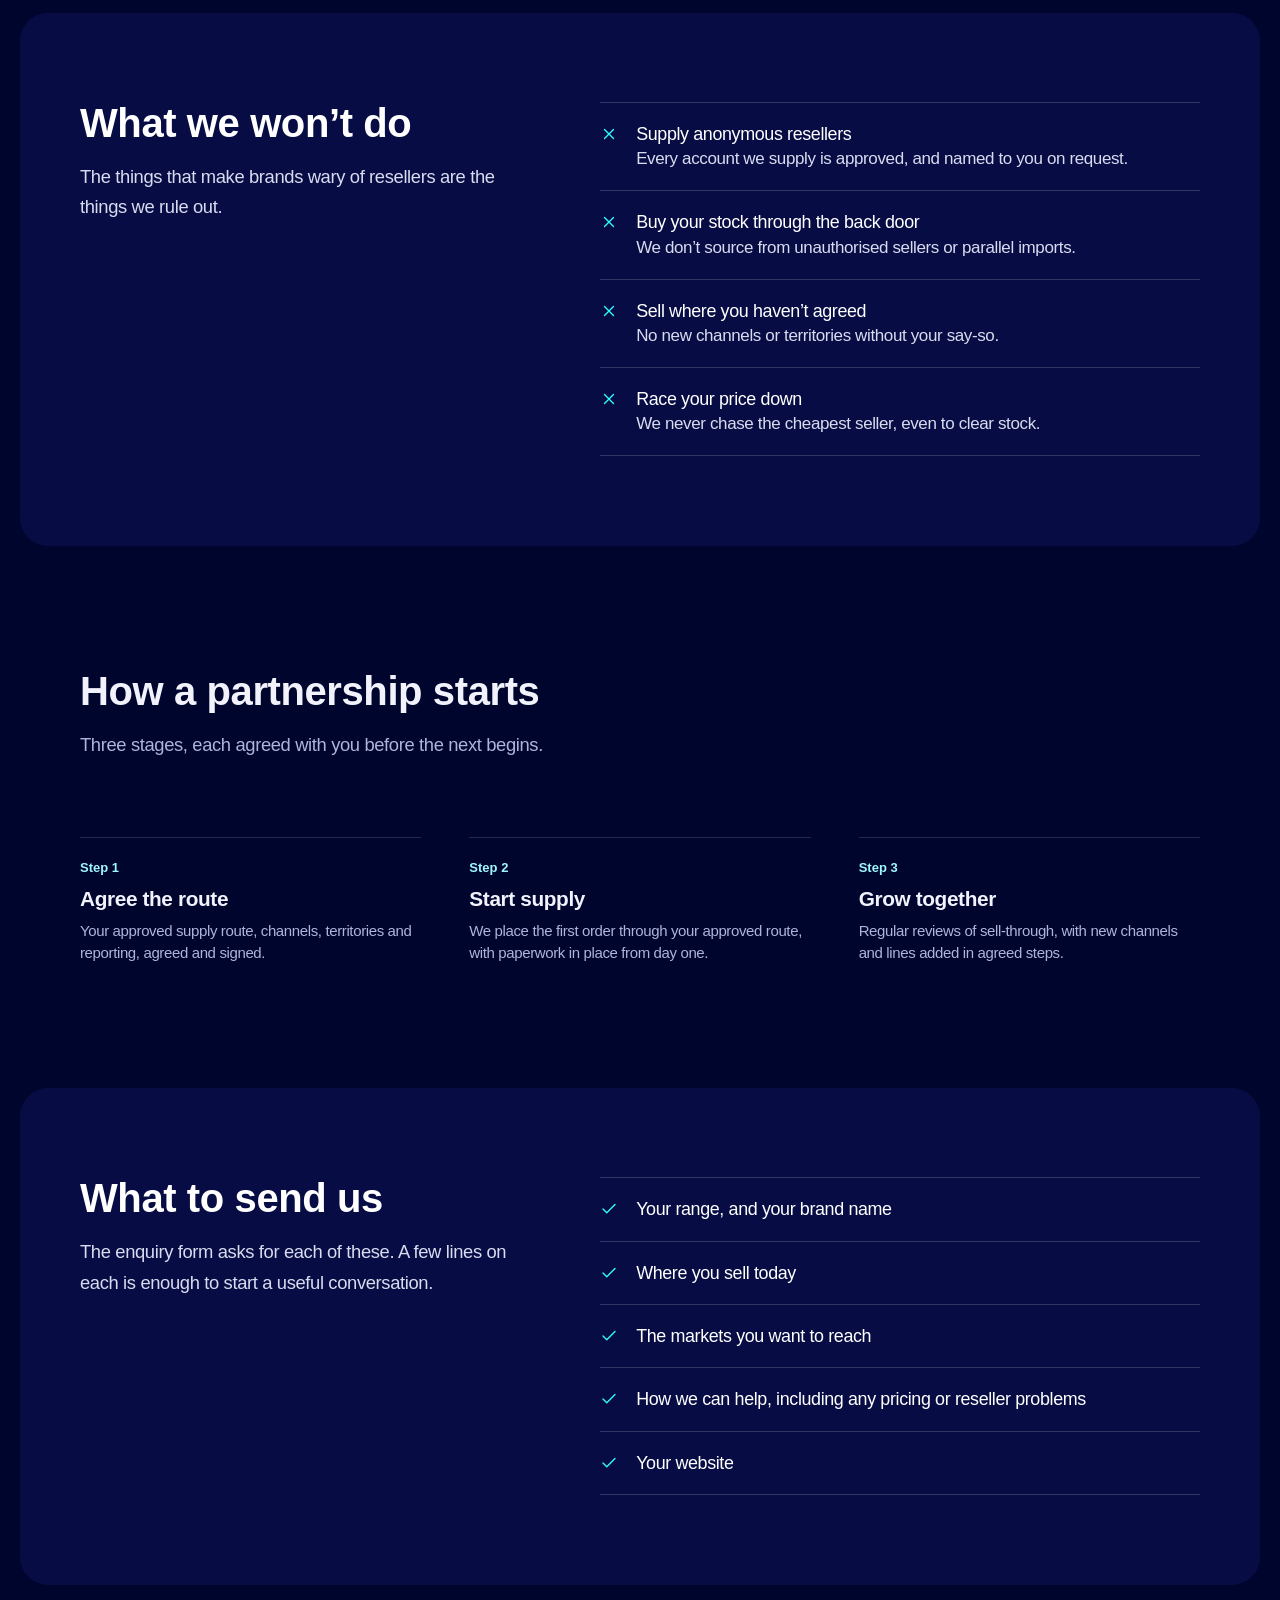
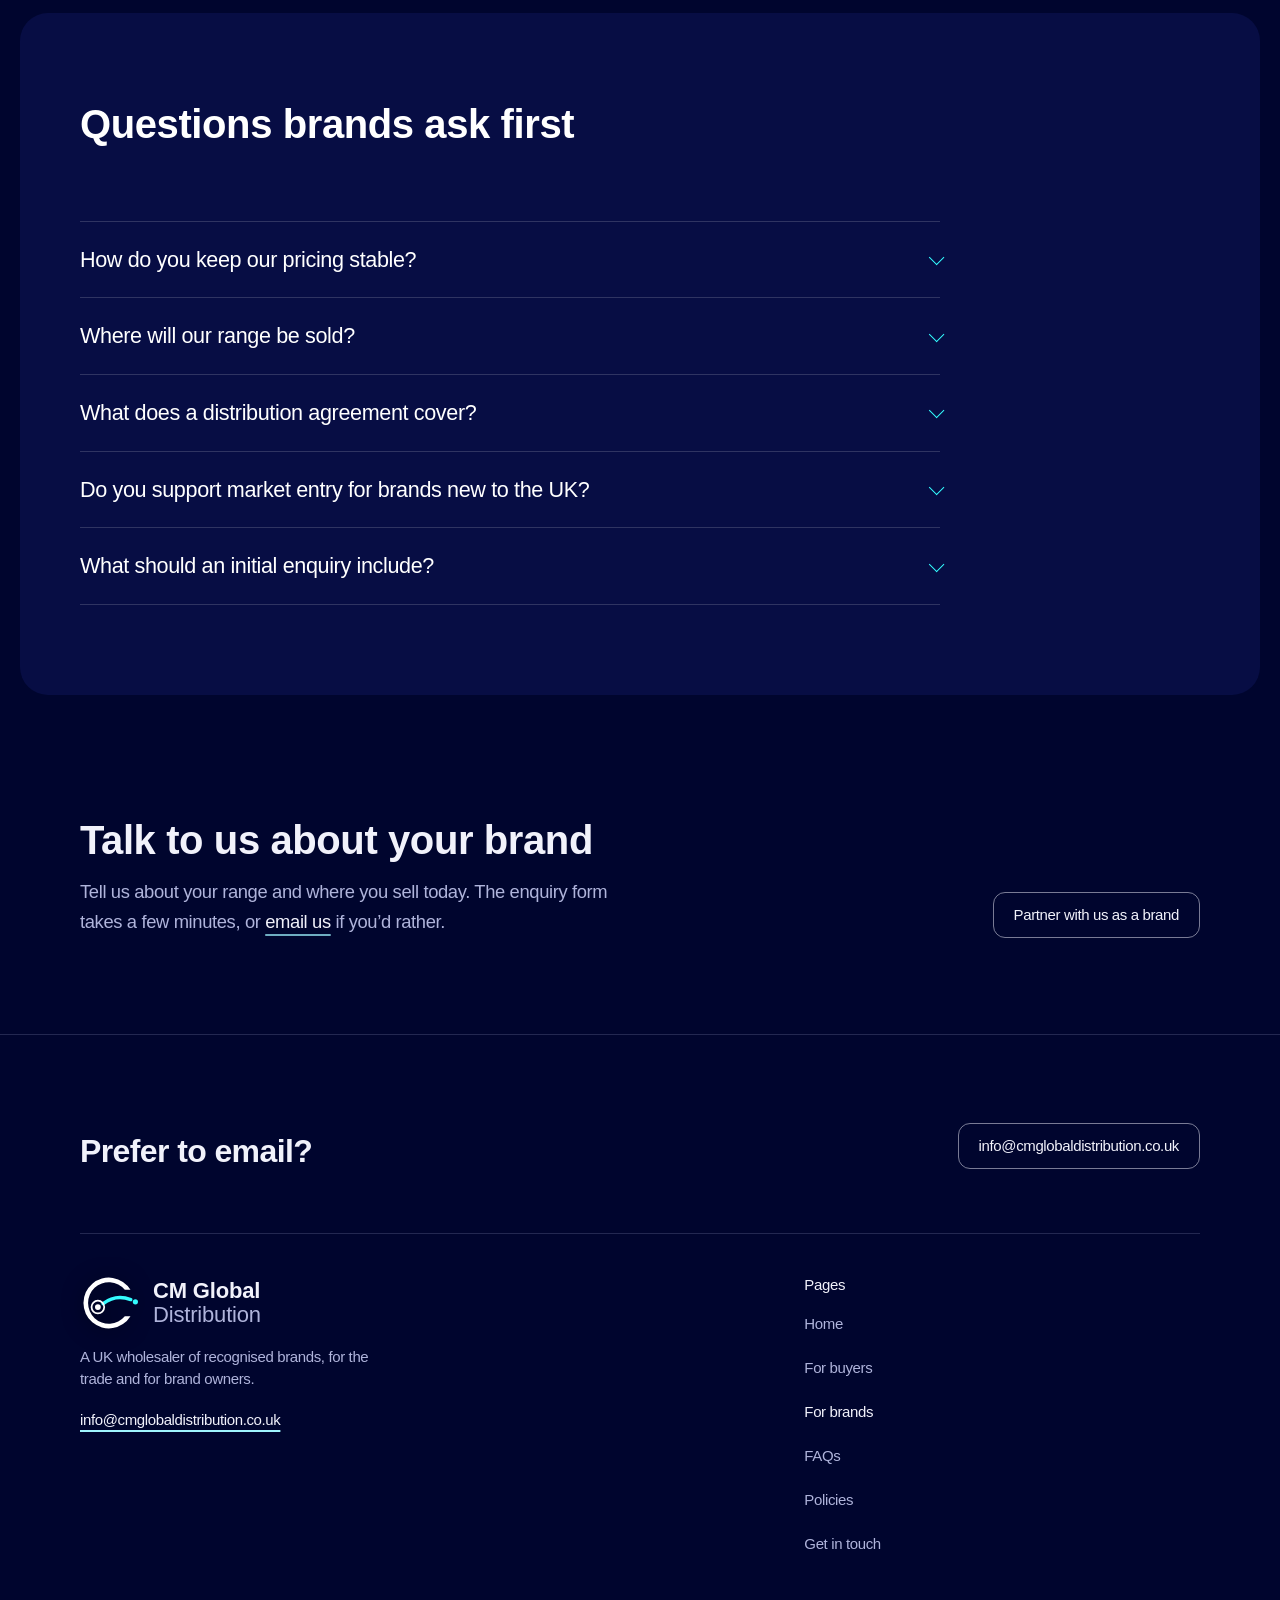
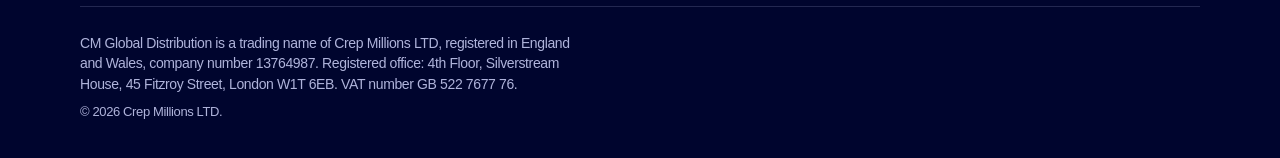
<file: brands.html>
<!doctype html>
<html lang="en">
<head>
  <meta charset="utf-8">
  <meta name="viewport" content="width=device-width, initial-scale=1">
  <title>For brands | CM Global Distribution</title>
  <meta name="description" content="Controlled distribution for brands into the UK: authorised stock only, every unit traced, and supplied only to approved accounts, so your pricing stays stable.">
  <meta property="og:type" content="website">
  <meta property="og:site_name" content="CM Global Distribution">
  <meta property="og:title" content="For brands | CM Global Distribution">
  <meta property="og:description" content="Controlled distribution for brands into the UK: authorised stock only, every unit traced, and supplied only to approved accounts, so your pricing stays stable.">
  <link rel="canonical" href="https://cmglobaldistribution.co.uk/brands.html">
  <meta property="og:url" content="https://cmglobaldistribution.co.uk/brands.html">
  <meta property="og:image" content="https://cmglobaldistribution.co.uk/assets/brand/link-preview.jpg">
  <meta property="og:image:width" content="1200">
  <meta property="og:image:height" content="630">
  <meta name="twitter:card" content="summary_large_image">
  <meta name="theme-color" content="#00052e">
  <link rel="icon" href="assets/favicon.svg" type="image/svg+xml">
  <link rel="apple-touch-icon" href="assets/apple-touch-icon.png">
  <link rel="stylesheet" href="styles.css">
  <script>try{var l=localStorage.getItem('cm-lang'),d=document.documentElement;if(l&&l!=='en'){d.lang=l;if(l==='ar')d.dir='rtl';d.classList.add('i18n-wait');setTimeout(function(){d.classList.remove('i18n-wait')},2500)}}catch(e){}</script>
</head>
<body>
  <a class="skip" href="#main">Skip to content</a>
  <svg class="sprite" aria-hidden="true" focusable="false"><defs><symbol id="flag-gb" viewBox="0 0 60 30" preserveAspectRatio="xMidYMid slice"><clipPath id="flag-gb-clip"><path d="M30 15h30v15zv15H0zH0V0zV0h30z"/></clipPath><path d="M0 0v30h60V0z" fill="#012169"/><path d="M0 0l60 30m0-30L0 30" stroke="#fff" stroke-width="6"/><path d="M0 0l60 30m0-30L0 30" clip-path="url(#flag-gb-clip)" stroke="#C8102E" stroke-width="4"/><path d="M30 0v30M0 15h60" stroke="#fff" stroke-width="10"/><path d="M30 0v30M0 15h60" stroke="#C8102E" stroke-width="6"/></symbol><symbol id="flag-de" viewBox="0 0 9 6"><rect y="0" width="9" height="2" fill="#000"/><rect y="2" width="9" height="2" fill="#DD0000"/><rect y="4" width="9" height="2" fill="#FFCE00"/></symbol><symbol id="flag-fr" viewBox="0 0 9 6"><rect x="0" width="3" height="6" fill="#002654"/><rect x="3" width="3" height="6" fill="#fff"/><rect x="6" width="3" height="6" fill="#ED2939"/></symbol><symbol id="flag-nl" viewBox="0 0 9 6"><rect y="0" width="9" height="2" fill="#AE1C28"/><rect y="2" width="9" height="2" fill="#fff"/><rect y="4" width="9" height="2" fill="#21468B"/></symbol><symbol id="flag-pl" viewBox="0 0 9 6"><rect y="0" width="9" height="3" fill="#fff"/><rect y="3" width="9" height="3" fill="#DC143C"/></symbol><symbol id="flag-it" viewBox="0 0 9 6"><rect x="0" width="3" height="6" fill="#009246"/><rect x="3" width="3" height="6" fill="#fff"/><rect x="6" width="3" height="6" fill="#CE2B37"/></symbol><symbol id="flag-es" viewBox="0 0 9 6"><rect width="9" height="6" fill="#AA151B"/><rect y="1.5" width="9" height="3" fill="#F1BF00"/></symbol><symbol id="flag-pt" viewBox="0 0 9 6"><rect width="9" height="6" fill="#FF0000"/><rect width="3.6" height="6" fill="#006600"/><circle cx="3.6" cy="3" r="1.05" fill="none" stroke="#FFCC00" stroke-width="0.3"/><path d="M3.1 2.4h1v0.9a0.5 0.5 0 0 1-1 0z" fill="#fff" stroke="#FF0000" stroke-width="0.15"/></symbol><symbol id="flag-cz" viewBox="0 0 9 6"><rect width="9" height="3" fill="#fff"/><rect y="3" width="9" height="3" fill="#D7141A"/><path d="M0 0l4.5 3L0 6z" fill="#11457E"/></symbol><symbol id="flag-ae" viewBox="0 0 9 6"><rect y="0" width="9" height="2" fill="#00732F"/><rect y="2" width="9" height="2" fill="#fff"/><rect y="4" width="9" height="2" fill="#000"/><rect width="2.25" height="6" fill="#FF0000"/></symbol></defs></svg>

  <div class="page-head">
    <header class="site-header">
      <div class="wrap nav">
        <a class="logo" href="index.html" aria-label="CM Global Distribution, home">
          <svg viewBox="0 0 104 100" aria-hidden="true"><path d="M87.51 27A44 44 0 1 0 87.51 73L77.69 73A36 36 0 1 1 77.69 27Z" fill="#fff"/><path d="M40 51Q62 34 88 44" fill="none" stroke="#34fcff" stroke-width="6" stroke-linecap="round"/><circle cx="96" cy="48" r="4.5" fill="#34fcff"/><circle cx="31" cy="57" r="11" fill="none" stroke="#fff" stroke-width="3"/><circle cx="31" cy="57" r="5" fill="#fff"/></svg>
          <span class="logo-text"><span>CM Global</span><span>Distribution</span></span>
        </a>
        <div class="lang-picker">
          <button class="lang-button" type="button" aria-expanded="false" aria-controls="lang-list" aria-label="Choose a language">
            <svg class="flag" aria-hidden="true" focusable="false"><use href="#flag-gb"/></svg><span class="lang-code" translate="no">EN</span><svg class="lang-chevron" viewBox="0 0 12 12" aria-hidden="true" focusable="false"><path d="M2.5 4.5 6 8l3.5-3.5" fill="none" stroke="currentColor" stroke-width="1.5" stroke-linecap="round" stroke-linejoin="round"/></svg>
          </button>
          <ul class="lang-list" id="lang-list" hidden>
            <li><button type="button" data-lang="en" lang="en"><svg class="flag" aria-hidden="true" focusable="false"><use href="#flag-gb"/></svg><span translate="no">English</span></button></li>
            <li><button type="button" data-lang="de" lang="de"><svg class="flag" aria-hidden="true" focusable="false"><use href="#flag-de"/></svg><span translate="no">Deutsch</span></button></li>
            <li><button type="button" data-lang="fr" lang="fr"><svg class="flag" aria-hidden="true" focusable="false"><use href="#flag-fr"/></svg><span translate="no">Français</span></button></li>
            <li><button type="button" data-lang="nl" lang="nl"><svg class="flag" aria-hidden="true" focusable="false"><use href="#flag-nl"/></svg><span translate="no">Nederlands</span></button></li>
            <li><button type="button" data-lang="pl" lang="pl"><svg class="flag" aria-hidden="true" focusable="false"><use href="#flag-pl"/></svg><span translate="no">Polski</span></button></li>
            <li><button type="button" data-lang="it" lang="it"><svg class="flag" aria-hidden="true" focusable="false"><use href="#flag-it"/></svg><span translate="no">Italiano</span></button></li>
            <li><button type="button" data-lang="es" lang="es"><svg class="flag" aria-hidden="true" focusable="false"><use href="#flag-es"/></svg><span translate="no">Español</span></button></li>
            <li><button type="button" data-lang="pt" lang="pt"><svg class="flag" aria-hidden="true" focusable="false"><use href="#flag-pt"/></svg><span translate="no">Português</span></button></li>
            <li><button type="button" data-lang="cs" lang="cs"><svg class="flag" aria-hidden="true" focusable="false"><use href="#flag-cz"/></svg><span translate="no">Čeština</span></button></li>
            <li><button type="button" data-lang="ar" lang="ar"><svg class="flag" aria-hidden="true" focusable="false"><use href="#flag-ae"/></svg><span translate="no">العربية</span></button></li>
          </ul>
        </div>
        <button class="menu-toggle" type="button" aria-expanded="false" aria-controls="menu">Menu</button>
        <nav class="menu" id="menu" aria-label="Main">
          <ul>
            <li><a href="trade.html">For buyers</a></li>
            <li><a href="brands.html" aria-current="page">For brands</a></li>
            <li><a href="faqs.html">FAQs</a></li>
          </ul>
          <a class="btn btn-line" href="contact.html">Get in touch</a>
        </nav>
      </div>
    </header>
    <div class="wrap head-grid">
      <div>
        <h1 class="display">Stable prices on every channel you sell through.</h1>
        <p class="lede">Online marketplaces match the lowest price they can find, so one unknown reseller can drag your price down everywhere. We close that gap: authorised stock only, every unit traced, and supplied only to accounts you can see.</p>
        <div class="actions"><a class="btn btn-line" href="contact.html?type=brand">Partner with us as a brand</a></div>
      </div>
      <figure class="price-card" data-price-chart>
        <figcaption><b>Your price online</b><span>Illustration: one product over six months</span></figcaption>
        <svg class="price-chart" viewBox="0 0 320 168" role="img" aria-label="Two price lines over six months. With supply leaking to resellers the price slides from £72 to £55. With supply through CM Global Distribution it holds at £72.">
          <g class="grid"><line x1="14" y1="30" x2="306" y2="30"/><line x1="14" y1="66" x2="306" y2="66"/><line x1="14" y1="102" x2="306" y2="102"/><line x1="14" y1="138" x2="306" y2="138"/></g>
          <path class="line-slide" pathLength="1" d="M14 40 C60 40 84 41 104 46 S150 74 176 92 S236 118 262 122 S292 124 306 124"/>
          <path class="line-held" pathLength="1" d="M14 40 C70 38 110 42 160 40 S250 38 306 40"/>
          <circle class="dot-held" cx="306" cy="40" r="4"/><circle class="dot-slide" cx="306" cy="124" r="4"/>
          <text class="val-held" x="300" y="28" text-anchor="end">£72</text>
          <text class="val-slide" x="300" y="148" text-anchor="end">£55</text>
        </svg>
        <ul class="price-legend">
          <li class="is-held"><i></i>Supply through us: the price holds</li>
          <li class="is-slide"><i></i>Supply leaking to resellers: the price slides</li>
        </ul>
      </figure>
    </div>
  </div>

  <main id="main">
    <section class="band" aria-labelledby="price-wars-title">
      <div class="wrap">
        <div class="band-head">
          <h2 class="h2" id="price-wars-title">Where price wars start</h2>
          <p class="lede">Rarely with the brand. One step in the chain sells to someone you&rsquo;ve never heard of, they list it for less, and every marketplace follows them down.</p>
        </div>
        <div class="flows">
          <div class="flow flow-leak">
            <p class="flow-title">Supply that leaks</p>
            <ol class="chain">
              <li>Your brand</li>
              <li>Distributor</li>
              <li>Wholesaler</li>
              <li class="is-risk">Unknown reseller<span>lists it online for less</span></li>
              <li class="is-risk">Online marketplaces<span>match the lowest price they find</span></li>
            </ol>
            <p class="flow-result">Every seller drops to match. Your price slides, and so does every stockist&rsquo;s margin.</p>
          </div>
          <div class="flow flow-held">
            <p class="flow-title">Supply through us</p>
            <ol class="chain">
              <li>Your brand<span>or your appointed distributor</span></li>
              <li class="is-us">CM Global Distribution<span>every unit traced</span></li>
              <li>Approved trade accounts and online channels<span>each one named to you</span></li>
            </ol>
            <p class="flow-result">No anonymous resellers, so no cheaper copy of your stock for a marketplace to find. Your price holds.</p>
          </div>
        </div>
      </div>
    </section>

    <section class="band band-light" aria-labelledby="channels-title">
      <div class="wrap">
        <div class="band-head">
          <h2 class="h2" id="channels-title">Every channel, one controlled supply</h2>
          <p class="lede">Trade accounts, online channels and new markets, all supplied from the same traced stock and using your own content.</p>
        </div>
        <div class="channels">
          <article class="channel">
            <h3>Trade accounts</h3>
            <p>Retailers and wholesalers across the UK, on approved accounts.</p>
            <ul class="ticks ticks-tight">
              <li><svg viewBox="0 0 24 24" fill="none" stroke="currentColor" stroke-width="1.8" stroke-linecap="round" stroke-linejoin="round" aria-hidden="true"><path d="M20 6 9 17l-5-5"/></svg><div><strong>Each account vetted and approved</strong></div></li>
              <li><svg viewBox="0 0 24 24" fill="none" stroke="currentColor" stroke-width="1.8" stroke-linecap="round" stroke-linejoin="round" aria-hidden="true"><path d="M20 6 9 17l-5-5"/></svg><div><strong>Named to you, so you know who holds your stock</strong></div></li>
              <li><svg viewBox="0 0 24 24" fill="none" stroke="currentColor" stroke-width="1.8" stroke-linecap="round" stroke-linejoin="round" aria-hidden="true"><path d="M20 6 9 17l-5-5"/></svg><div><strong>Written terms for every account</strong></div></li>
            </ul>
          </article>
          <article class="channel">
            <h3>Online channels</h3>
            <p>Your range sold online across the UK and EU.</p>
            <ul class="ticks ticks-tight">
              <li><svg viewBox="0 0 24 24" fill="none" stroke="currentColor" stroke-width="1.8" stroke-linecap="round" stroke-linejoin="round" aria-hidden="true"><path d="M20 6 9 17l-5-5"/></svg><div><strong>Listings kept accurate, with your images and copy</strong></div></li>
              <li><svg viewBox="0 0 24 24" fill="none" stroke="currentColor" stroke-width="1.8" stroke-linecap="round" stroke-linejoin="round" aria-hidden="true"><path d="M20 6 9 17l-5-5"/></svg><div><strong>Won on availability and service, not price cuts</strong></div></li>
              <li><svg viewBox="0 0 24 24" fill="none" stroke="currentColor" stroke-width="1.8" stroke-linecap="round" stroke-linejoin="round" aria-hidden="true"><path d="M20 6 9 17l-5-5"/></svg><div><strong>Sellers undercutting you traced, and reported to you</strong></div></li>
            </ul>
          </article>
          <article class="channel">
            <h3>New markets</h3>
            <p>UK first, with EU markets added in agreed steps.</p>
            <ul class="ticks ticks-tight">
              <li><svg viewBox="0 0 24 24" fill="none" stroke="currentColor" stroke-width="1.8" stroke-linecap="round" stroke-linejoin="round" aria-hidden="true"><path d="M20 6 9 17l-5-5"/></svg><div><strong>Added only when you agree</strong></div></li>
              <li><svg viewBox="0 0 24 24" fill="none" stroke="currentColor" stroke-width="1.8" stroke-linecap="round" stroke-linejoin="round" aria-hidden="true"><path d="M20 6 9 17l-5-5"/></svg><div><strong>One contact for every channel</strong></div></li>
              <li><svg viewBox="0 0 24 24" fill="none" stroke="currentColor" stroke-width="1.8" stroke-linecap="round" stroke-linejoin="round" aria-hidden="true"><path d="M20 6 9 17l-5-5"/></svg><div><strong>Sell-through reported to you regularly</strong></div></li>
            </ul>
          </article>
        </div>
      </div>
    </section>

    <section class="band" aria-labelledby="stable-title">
      <div class="wrap split">
        <div class="band-head">
          <h2 class="h2" id="stable-title">How we keep your price stable</h2>
          <p class="lede">By controlling where your stock goes, not by anyone fixing a price.</p>
        </div>
        <ul class="checklist">
              <li><svg viewBox="0 0 24 24" fill="none" stroke="currentColor" stroke-width="1.8" stroke-linecap="round" stroke-linejoin="round" aria-hidden="true"><path d="M20 6 9 17l-5-5"/></svg><div><strong>Authorised stock only</strong><span>Bought from you or the distributor you appoint. Never from the grey market or parallel imports.</span></div></li>
              <li><svg viewBox="0 0 24 24" fill="none" stroke="currentColor" stroke-width="1.8" stroke-linecap="round" stroke-linejoin="round" aria-hidden="true"><path d="M20 6 9 17l-5-5"/></svg><div><strong>No unknown resellers</strong><span>We supply approved trade accounts only, never anonymous resellers or clearance traders, so your stock can&rsquo;t leak out through us.</span></div></li>
              <li><svg viewBox="0 0 24 24" fill="none" stroke="currentColor" stroke-width="1.8" stroke-linecap="round" stroke-linejoin="round" aria-hidden="true"><path d="M20 6 9 17l-5-5"/></svg><div><strong>Every unit traced</strong><span>Each line is matched to its invoice, so you can see exactly where your stock went.</span></div></li>
              <li><svg viewBox="0 0 24 24" fill="none" stroke="currentColor" stroke-width="1.8" stroke-linecap="round" stroke-linejoin="round" aria-hidden="true"><path d="M20 6 9 17l-5-5"/></svg><div><strong>We watch the market</strong><span>When someone undercuts your listing, we find where their stock came from and tell you, so the leak can be closed.</span></div></li>
              <li><svg viewBox="0 0 24 24" fill="none" stroke="currentColor" stroke-width="1.8" stroke-linecap="round" stroke-linejoin="round" aria-hidden="true"><path d="M20 6 9 17l-5-5"/></svg><div><strong>No race to the bottom</strong><span>We compete on availability and service, not by cutting prices. That&rsquo;s our own policy, on every channel.</span></div></li>
            </ul>
      </div>
    </section>

    <section class="band band-light">
      <div class="wrap split">
        <div class="band-head">
          <h2 class="h2">What we won&rsquo;t do</h2>
          <p class="lede">The things that make brands wary of resellers are the things we rule out.</p>
        </div>
        <ul class="checklist">
              <li><svg viewBox="0 0 24 24" fill="none" stroke="currentColor" stroke-width="1.8" stroke-linecap="round" stroke-linejoin="round" aria-hidden="true"><path d="M18 6 6 18M6 6l12 12"/></svg><div><strong>Supply anonymous resellers</strong><span>Every account we supply is approved, and named to you on request.</span></div></li>
              <li><svg viewBox="0 0 24 24" fill="none" stroke="currentColor" stroke-width="1.8" stroke-linecap="round" stroke-linejoin="round" aria-hidden="true"><path d="M18 6 6 18M6 6l12 12"/></svg><div><strong>Buy your stock through the back door</strong><span>We don&rsquo;t source from unauthorised sellers or parallel imports.</span></div></li>
              <li><svg viewBox="0 0 24 24" fill="none" stroke="currentColor" stroke-width="1.8" stroke-linecap="round" stroke-linejoin="round" aria-hidden="true"><path d="M18 6 6 18M6 6l12 12"/></svg><div><strong>Sell where you haven&rsquo;t agreed</strong><span>No new channels or territories without your say-so.</span></div></li>
              <li><svg viewBox="0 0 24 24" fill="none" stroke="currentColor" stroke-width="1.8" stroke-linecap="round" stroke-linejoin="round" aria-hidden="true"><path d="M18 6 6 18M6 6l12 12"/></svg><div><strong>Race your price down</strong><span>We never chase the cheapest seller, even to clear stock.</span></div></li>
            </ul>
      </div>
    </section>

    <section class="band">
      <div class="wrap">
        <div class="band-head">
          <h2 class="h2">How a partnership starts</h2>
          <p class="lede">Three stages, each agreed with you before the next begins.</p>
        </div>
        <ol class="steps steps-3">
          <li><h3>Agree the route</h3><p>Your approved supply route, channels, territories and reporting, agreed and signed.</p></li>
          <li><h3>Start supply</h3><p>We place the first order through your approved route, with paperwork in place from day one.</p></li>
          <li><h3>Grow together</h3><p>Regular reviews of sell-through, with new channels and lines added in agreed steps.</p></li>
        </ol>
      </div>
    </section>

    <section class="band band-light">
      <div class="wrap split">
        <div class="band-head">
          <h2 class="h2">What to send us</h2>
          <p class="lede">The enquiry form asks for each of these. A few lines on each is enough to start a useful conversation.</p>
        </div>
        <ul class="checklist">
              <li><svg viewBox="0 0 24 24" fill="none" stroke="currentColor" stroke-width="1.8" stroke-linecap="round" stroke-linejoin="round" aria-hidden="true"><path d="M20 6 9 17l-5-5"/></svg><div><strong>Your range, and your brand name</strong></div></li>
              <li><svg viewBox="0 0 24 24" fill="none" stroke="currentColor" stroke-width="1.8" stroke-linecap="round" stroke-linejoin="round" aria-hidden="true"><path d="M20 6 9 17l-5-5"/></svg><div><strong>Where you sell today</strong></div></li>
              <li><svg viewBox="0 0 24 24" fill="none" stroke="currentColor" stroke-width="1.8" stroke-linecap="round" stroke-linejoin="round" aria-hidden="true"><path d="M20 6 9 17l-5-5"/></svg><div><strong>The markets you want to reach</strong></div></li>
              <li><svg viewBox="0 0 24 24" fill="none" stroke="currentColor" stroke-width="1.8" stroke-linecap="round" stroke-linejoin="round" aria-hidden="true"><path d="M20 6 9 17l-5-5"/></svg><div><strong>How we can help, including any pricing or reseller problems</strong></div></li>
              <li><svg viewBox="0 0 24 24" fill="none" stroke="currentColor" stroke-width="1.8" stroke-linecap="round" stroke-linejoin="round" aria-hidden="true"><path d="M20 6 9 17l-5-5"/></svg><div><strong>Your website</strong></div></li>
            </ul>
      </div>
    </section>

    <section class="band band-light">
      <div class="wrap">
        <div class="band-head">
          <h2 class="h2">Questions brands ask first</h2>
        </div>
        <div class="faq">
          <details><summary>How do you keep our pricing stable?</summary><p>By controlling supply rather than fixing prices. We buy only through your approved route, supply only approved trade accounts that we can name to you, and trace every unit. Online marketplaces match the lowest price they can find; with no stock leaking to anonymous resellers, there&rsquo;s nothing cheaper for them to find. When we see your range undercut, we find where that stock came from and tell you, so the leak can be closed.</p></details>
          <details><summary>Where will our range be sold?</summary><p>Through approved trade accounts, retailers and wholesalers across the UK, and through online channels in the markets you agree. Every channel carries the same traced stock and your own content.</p></details>
          <details><summary>What does a distribution agreement cover?</summary><p>Your approved supply route, the channels and territories we sell in, how your brand assets are used, reporting and order planning. It&rsquo;s agreed in writing before we buy a single unit. Our selling prices are our own decision.</p></details>
          <details><summary>Do you support market entry for brands new to the UK?</summary><p>Yes. We import from the EU and supply trade accounts across the UK, so we can be your route into the UK market. You set the channels and the pace, and we build from there.</p></details>
          <details><summary>What should an initial enquiry include?</summary><p>Your range and brand name, where you sell today, the markets you want to reach, how we can help (including any pricing or reseller problems), and your website. The <a class="text-link" href="contact.html?type=brand">enquiry form</a> asks for each of these, and we&rsquo;ll respond to arrange a conversation.</p></details>
        </div>
      </div>
    </section>

    <section class="band band-glow">
      <div class="wrap cta">
        <div>
          <h2 class="h2">Talk to us about your brand</h2>
          <p class="lede" style="margin-top:16px">Tell us about your range and where you sell today. The enquiry form takes a few minutes, or <a class="text-link" href="mailto:info@cmglobaldistribution.co.uk">email us</a> if you&rsquo;d rather.</p>
        </div>
        <div class="actions"><a class="btn btn-line" href="contact.html?type=brand">Partner with us as a brand</a></div>
      </div>
    </section>
  </main>

  <footer class="site-footer">
    <div class="wrap">
      <div class="footer-cta">
        <p class="footer-big footer-quiet">Prefer to email?</p>
        <a class="btn btn-line" href="mailto:info@cmglobaldistribution.co.uk">info@cmglobaldistribution.co.uk</a>
      </div>
      <div class="footer-cols">
        <div>
          <a class="logo" href="index.html" aria-label="CM Global Distribution, home">
            <svg viewBox="0 0 104 100" aria-hidden="true"><path d="M87.51 27A44 44 0 1 0 87.51 73L77.69 73A36 36 0 1 1 77.69 27Z" fill="#fff"/><path d="M40 51Q62 34 88 44" fill="none" stroke="#34fcff" stroke-width="6" stroke-linecap="round"/><circle cx="96" cy="48" r="4.5" fill="#34fcff"/><circle cx="31" cy="57" r="11" fill="none" stroke="#fff" stroke-width="3"/><circle cx="31" cy="57" r="5" fill="#fff"/></svg>
            <span class="logo-text"><span>CM Global</span><span>Distribution</span></span>
          </a>
          <p>A UK wholesaler of recognised brands, for the trade and for brand owners.</p>
          <a class="footer-mail" href="mailto:info@cmglobaldistribution.co.uk">info@cmglobaldistribution.co.uk</a>
        </div>
        <nav aria-label="Footer">
          <p class="footer-h">Pages</p>
          <ul>
            <li><a href="index.html">Home</a></li>
            <li><a href="trade.html">For buyers</a></li>
            <li><a href="brands.html" aria-current="page">For brands</a></li>
            <li><a href="faqs.html">FAQs</a></li>
            <li><a href="policies.html">Policies</a></li>
            <li><a href="contact.html">Get in touch</a></li>
          </ul>
        </nav>
      </div>
      <p class="legal">CM Global Distribution is a trading name of Crep Millions LTD, registered in England and Wales, company number <span class="nowrap">13764987</span>. Registered office: 4th Floor, Silverstream House, 45 Fitzroy Street, London W1T 6EB. VAT number <span class="nowrap">GB 522 7677 76</span>.</p>
      <p class="credit">&copy; 2026 Crep Millions LTD.</p>
    </div>
  </footer>

  <a class="btn btn-signal mobile-cta" href="contact.html">Get in touch</a>
  <script src="i18n.js"></script>
  <script src="site.js"></script>
</body>
</html>
</file>
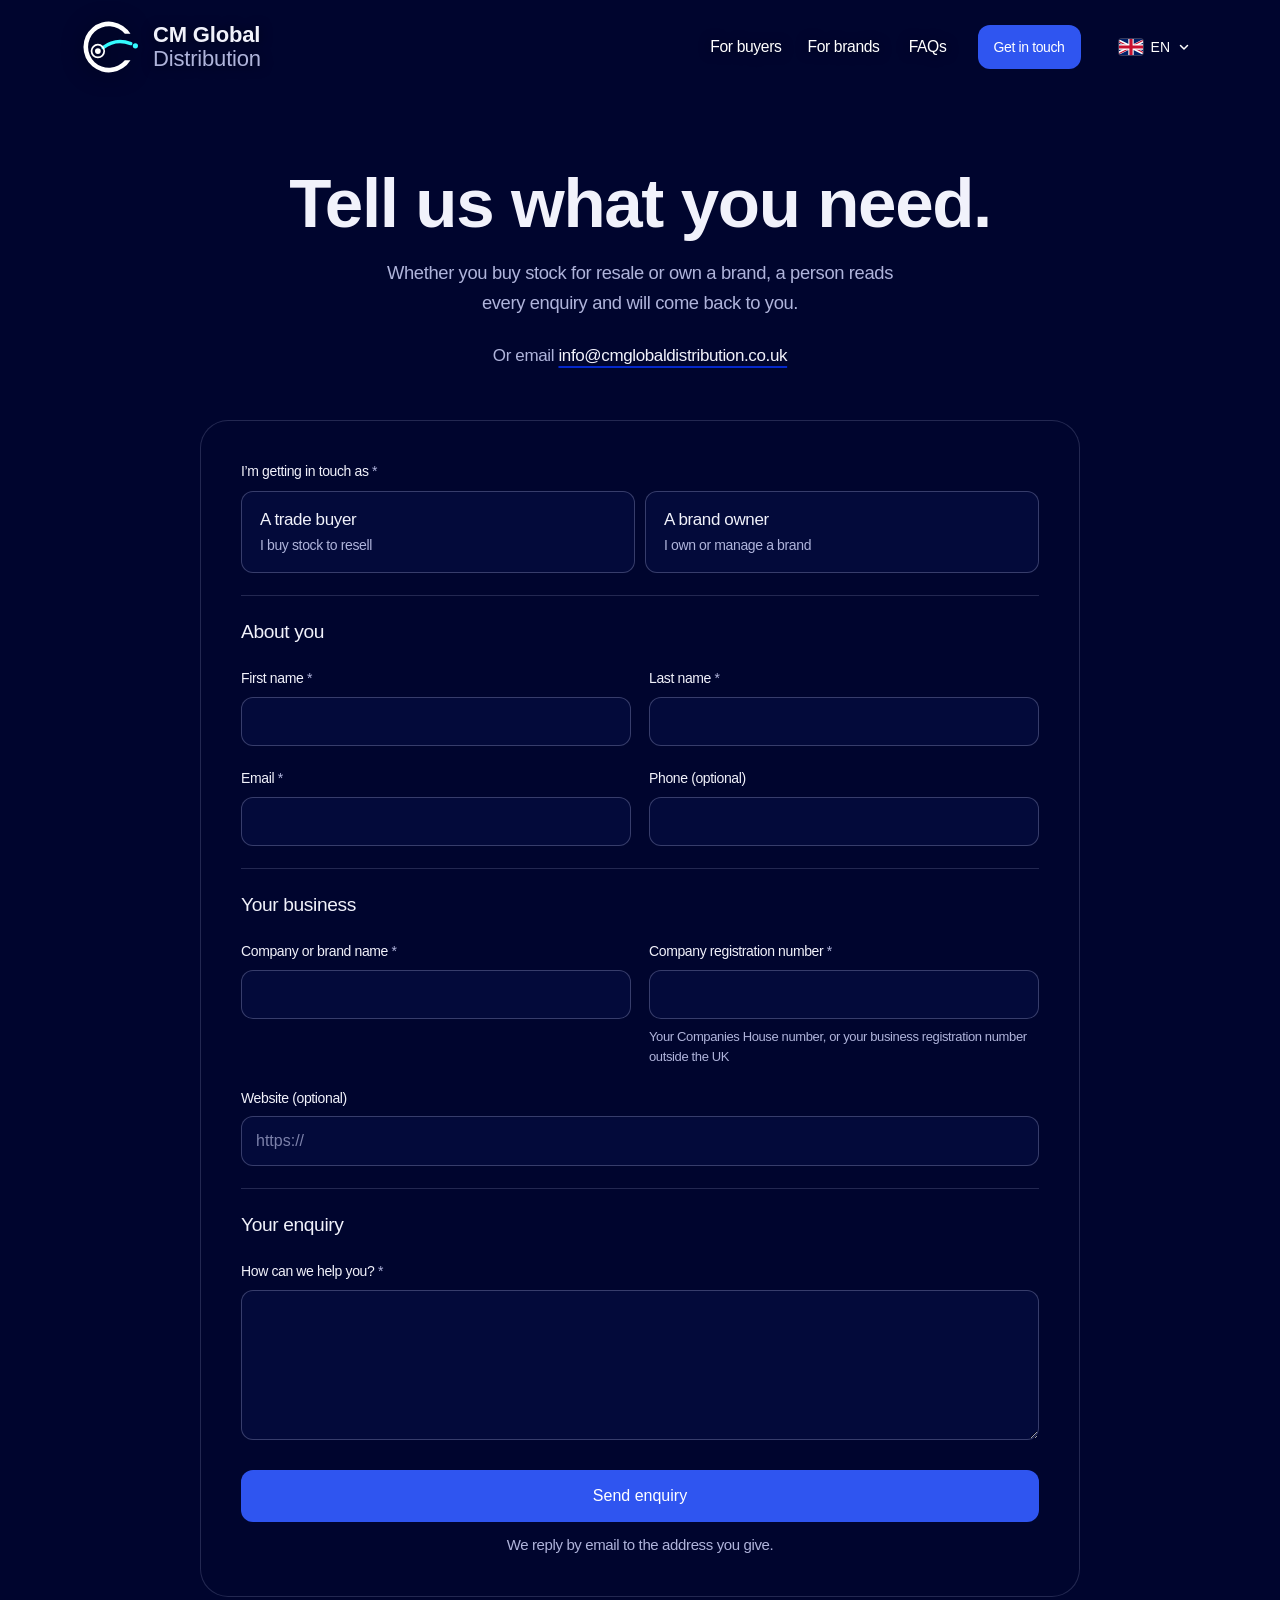
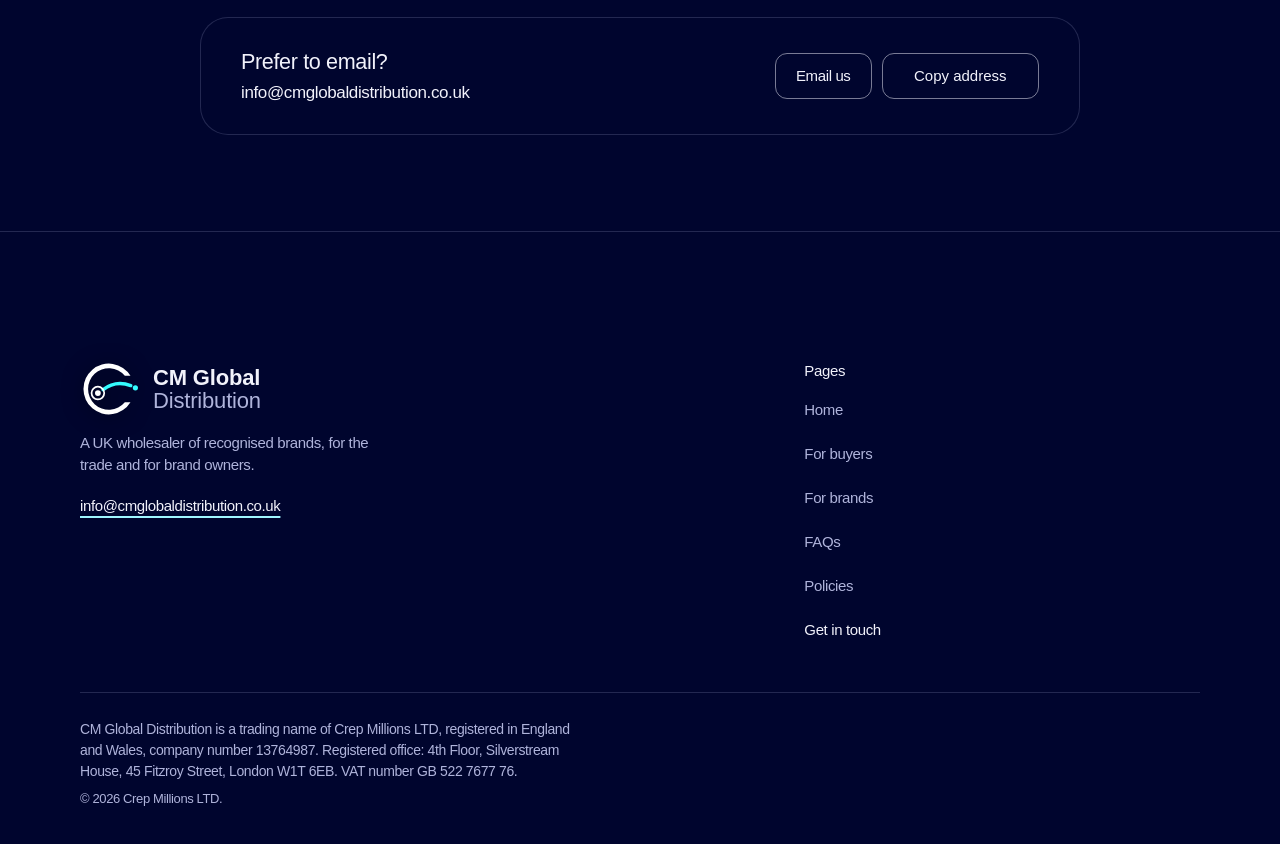
<file: contact.html>
<!doctype html>
<html lang="en">
<head>
  <meta charset="utf-8">
  <meta name="viewport" content="width=device-width, initial-scale=1">
  <title>Contact | CM Global Distribution</title>
  <meta name="description" content="Contact CM Global Distribution about a trade account or a brand partnership.">
  <meta property="og:type" content="website">
  <meta property="og:site_name" content="CM Global Distribution">
  <meta property="og:title" content="Contact | CM Global Distribution">
  <meta property="og:description" content="Contact CM Global Distribution about a trade account or a brand partnership.">
  <link rel="canonical" href="https://cmglobaldistribution.co.uk/contact.html">
  <meta property="og:url" content="https://cmglobaldistribution.co.uk/contact.html">
  <meta property="og:image" content="https://cmglobaldistribution.co.uk/assets/brand/link-preview.jpg">
  <meta property="og:image:width" content="1200">
  <meta property="og:image:height" content="630">
  <meta name="twitter:card" content="summary_large_image">
  <meta name="theme-color" content="#00052e">
  <link rel="icon" href="assets/favicon.svg" type="image/svg+xml">
  <link rel="apple-touch-icon" href="assets/apple-touch-icon.png">
  <link rel="stylesheet" href="styles.css">
  <script>try{var l=localStorage.getItem('cm-lang'),d=document.documentElement;if(l&&l!=='en'){d.lang=l;if(l==='ar')d.dir='rtl';d.classList.add('i18n-wait');setTimeout(function(){d.classList.remove('i18n-wait')},2500)}}catch(e){}</script>
</head>
<body>
  <a class="skip" href="#main">Skip to content</a>
  <svg class="sprite" aria-hidden="true" focusable="false"><defs><symbol id="flag-gb" viewBox="0 0 60 30" preserveAspectRatio="xMidYMid slice"><clipPath id="flag-gb-clip"><path d="M30 15h30v15zv15H0zH0V0zV0h30z"/></clipPath><path d="M0 0v30h60V0z" fill="#012169"/><path d="M0 0l60 30m0-30L0 30" stroke="#fff" stroke-width="6"/><path d="M0 0l60 30m0-30L0 30" clip-path="url(#flag-gb-clip)" stroke="#C8102E" stroke-width="4"/><path d="M30 0v30M0 15h60" stroke="#fff" stroke-width="10"/><path d="M30 0v30M0 15h60" stroke="#C8102E" stroke-width="6"/></symbol><symbol id="flag-de" viewBox="0 0 9 6"><rect y="0" width="9" height="2" fill="#000"/><rect y="2" width="9" height="2" fill="#DD0000"/><rect y="4" width="9" height="2" fill="#FFCE00"/></symbol><symbol id="flag-fr" viewBox="0 0 9 6"><rect x="0" width="3" height="6" fill="#002654"/><rect x="3" width="3" height="6" fill="#fff"/><rect x="6" width="3" height="6" fill="#ED2939"/></symbol><symbol id="flag-nl" viewBox="0 0 9 6"><rect y="0" width="9" height="2" fill="#AE1C28"/><rect y="2" width="9" height="2" fill="#fff"/><rect y="4" width="9" height="2" fill="#21468B"/></symbol><symbol id="flag-pl" viewBox="0 0 9 6"><rect y="0" width="9" height="3" fill="#fff"/><rect y="3" width="9" height="3" fill="#DC143C"/></symbol><symbol id="flag-it" viewBox="0 0 9 6"><rect x="0" width="3" height="6" fill="#009246"/><rect x="3" width="3" height="6" fill="#fff"/><rect x="6" width="3" height="6" fill="#CE2B37"/></symbol><symbol id="flag-es" viewBox="0 0 9 6"><rect width="9" height="6" fill="#AA151B"/><rect y="1.5" width="9" height="3" fill="#F1BF00"/></symbol><symbol id="flag-pt" viewBox="0 0 9 6"><rect width="9" height="6" fill="#FF0000"/><rect width="3.6" height="6" fill="#006600"/><circle cx="3.6" cy="3" r="1.05" fill="none" stroke="#FFCC00" stroke-width="0.3"/><path d="M3.1 2.4h1v0.9a0.5 0.5 0 0 1-1 0z" fill="#fff" stroke="#FF0000" stroke-width="0.15"/></symbol><symbol id="flag-cz" viewBox="0 0 9 6"><rect width="9" height="3" fill="#fff"/><rect y="3" width="9" height="3" fill="#D7141A"/><path d="M0 0l4.5 3L0 6z" fill="#11457E"/></symbol><symbol id="flag-ae" viewBox="0 0 9 6"><rect y="0" width="9" height="2" fill="#00732F"/><rect y="2" width="9" height="2" fill="#fff"/><rect y="4" width="9" height="2" fill="#000"/><rect width="2.25" height="6" fill="#FF0000"/></symbol></defs></svg>

  <div class="contact-page">
    <header class="site-header">
      <div class="wrap nav">
        <a class="logo" href="index.html" aria-label="CM Global Distribution, home">
          <svg viewBox="0 0 104 100" aria-hidden="true"><path d="M87.51 27A44 44 0 1 0 87.51 73L77.69 73A36 36 0 1 1 77.69 27Z" fill="#fff"/><path d="M40 51Q62 34 88 44" fill="none" stroke="#34fcff" stroke-width="6" stroke-linecap="round"/><circle cx="96" cy="48" r="4.5" fill="#34fcff"/><circle cx="31" cy="57" r="11" fill="none" stroke="#fff" stroke-width="3"/><circle cx="31" cy="57" r="5" fill="#fff"/></svg>
          <span class="logo-text"><span>CM Global</span><span>Distribution</span></span>
        </a>
        <div class="lang-picker">
          <button class="lang-button" type="button" aria-expanded="false" aria-controls="lang-list" aria-label="Choose a language">
            <svg class="flag" aria-hidden="true" focusable="false"><use href="#flag-gb"/></svg><span class="lang-code" translate="no">EN</span><svg class="lang-chevron" viewBox="0 0 12 12" aria-hidden="true" focusable="false"><path d="M2.5 4.5 6 8l3.5-3.5" fill="none" stroke="currentColor" stroke-width="1.5" stroke-linecap="round" stroke-linejoin="round"/></svg>
          </button>
          <ul class="lang-list" id="lang-list" hidden>
            <li><button type="button" data-lang="en" lang="en"><svg class="flag" aria-hidden="true" focusable="false"><use href="#flag-gb"/></svg><span translate="no">English</span></button></li>
            <li><button type="button" data-lang="de" lang="de"><svg class="flag" aria-hidden="true" focusable="false"><use href="#flag-de"/></svg><span translate="no">Deutsch</span></button></li>
            <li><button type="button" data-lang="fr" lang="fr"><svg class="flag" aria-hidden="true" focusable="false"><use href="#flag-fr"/></svg><span translate="no">Français</span></button></li>
            <li><button type="button" data-lang="nl" lang="nl"><svg class="flag" aria-hidden="true" focusable="false"><use href="#flag-nl"/></svg><span translate="no">Nederlands</span></button></li>
            <li><button type="button" data-lang="pl" lang="pl"><svg class="flag" aria-hidden="true" focusable="false"><use href="#flag-pl"/></svg><span translate="no">Polski</span></button></li>
            <li><button type="button" data-lang="it" lang="it"><svg class="flag" aria-hidden="true" focusable="false"><use href="#flag-it"/></svg><span translate="no">Italiano</span></button></li>
            <li><button type="button" data-lang="es" lang="es"><svg class="flag" aria-hidden="true" focusable="false"><use href="#flag-es"/></svg><span translate="no">Español</span></button></li>
            <li><button type="button" data-lang="pt" lang="pt"><svg class="flag" aria-hidden="true" focusable="false"><use href="#flag-pt"/></svg><span translate="no">Português</span></button></li>
            <li><button type="button" data-lang="cs" lang="cs"><svg class="flag" aria-hidden="true" focusable="false"><use href="#flag-cz"/></svg><span translate="no">Čeština</span></button></li>
            <li><button type="button" data-lang="ar" lang="ar"><svg class="flag" aria-hidden="true" focusable="false"><use href="#flag-ae"/></svg><span translate="no">العربية</span></button></li>
          </ul>
        </div>
        <button class="menu-toggle" type="button" aria-expanded="false" aria-controls="menu">Menu</button>
        <nav class="menu" id="menu" aria-label="Main">
          <ul>
            <li><a href="trade.html">For buyers</a></li>
            <li><a href="brands.html">For brands</a></li>
            <li><a href="faqs.html">FAQs</a></li>
          </ul>
          <a class="btn btn-line" href="contact.html" aria-current="page">Get in touch</a>
        </nav>
      </div>
    </header>
  <main id="main">
    <div class="wrap contact-intro">
      <h1 class="display" id="contact-title">Tell us what you need.</h1>
      <p class="lede" id="contact-lede">Whether you buy stock for resale or own a brand, a person reads every enquiry and will come back to you.</p>
      <p class="contact-direct">Or email <a href="mailto:info@cmglobaldistribution.co.uk">info@cmglobaldistribution.co.uk</a></p>
    </div>

    <div class="wrap">
      <form class="form" id="enquiry" novalidate>
        <fieldset class="side-picker" tabindex="-1">
          <legend>I&rsquo;m getting in touch as <span class="req" aria-hidden="true">*</span></legend>
          <div class="segmented">
            <input type="radio" id="side-trade" name="side" value="trade" aria-describedby="side-error"><label for="side-trade">A trade buyer<span>I buy stock to resell</span></label>
            <input type="radio" id="side-brand" name="side" value="brand" aria-describedby="side-error"><label for="side-brand">A brand owner<span>I own or manage a brand</span></label>
          </div>
          <p class="error" id="side-error" role="alert"></p>
        </fieldset>

        <h2 class="form-part">About you</h2>
        <div class="form-row">
          <div class="field">
            <label for="first_name">First name <span class="req" aria-hidden="true">*</span></label>
            <input id="first_name" name="first_name" required aria-describedby="first_name-error" type="text" autocomplete="given-name">
            <p class="error" id="first_name-error" role="alert"></p>
          </div>
          <div class="field">
            <label for="last_name">Last name <span class="req" aria-hidden="true">*</span></label>
            <input id="last_name" name="last_name" required aria-describedby="last_name-error" type="text" autocomplete="family-name">
            <p class="error" id="last_name-error" role="alert"></p>
          </div>
        </div>
        <div class="form-row">
          <div class="field">
            <label for="email">Email <span class="req" aria-hidden="true">*</span></label>
            <input id="email" name="email" required aria-describedby="email-error" type="email" autocomplete="email">
            <p class="error" id="email-error" role="alert"></p>
          </div>
          <div class="field">
            <label for="phone">Phone (optional)</label>
            <input id="phone" name="phone" aria-describedby="phone-error" type="tel" autocomplete="tel">
            <p class="error" id="phone-error" role="alert"></p>
          </div>
        </div>

        <h2 class="form-part"><span class="part-default">Your business</span><span data-side="brand" hidden>Your brand</span></h2>
        <div class="form-row">
          <div class="field">
            <label for="company"><span class="side-default">Company or brand name</span><span data-side="trade" hidden>Company name</span><span data-side="brand" hidden>Brand or company name</span> <span class="req" aria-hidden="true">*</span></label>
            <input id="company" name="company" required aria-describedby="company-error" type="text" autocomplete="organization">
            <p class="error" id="company-error" role="alert"></p>
          </div>
          <div class="field">
            <label for="company_number">Company registration number <span class="req" aria-hidden="true">*</span></label>
            <input id="company_number" name="company_number" required aria-describedby="company_number-hint company_number-error" type="text">
            <p class="hint" id="company_number-hint">Your Companies House number, or your business registration number outside the UK</p>
            <p class="error" id="company_number-error" role="alert"></p>
          </div>
        </div>
        <div class="field">
            <label for="website">Website (optional)</label>
            <input id="website" name="website" type="url" autocomplete="url" inputmode="url" placeholder="https://">
          </div>

        <div class="side-fields" data-side="trade" hidden>
          <div class="form-row">
          <div class="field">
            <label for="enquiry_type">Type of business <span class="req" aria-hidden="true">*</span></label>
            <select id="enquiry_type" name="enquiry_type" required aria-describedby="enquiry_type-error">
              <option value="">Choose one</option>
              <option value="wholesaler">Wholesaler</option>
              <option value="distributor">Distributor</option>
              <option value="retailer">Retailer</option>
              <option value="other">Something else</option>
            </select>
            <p class="error" id="enquiry_type-error" role="alert"></p>
          </div>
          <div class="field">
            <label for="vat_number">VAT number (optional)</label>
            <input id="vat_number" name="vat_number" type="text">
          </div>
        </div>
          <h2 class="form-part">Buying</h2>
          <div class="form-row">
          <div class="field">
            <label for="category">What you buy <span class="req" aria-hidden="true">*</span></label>
            <input id="category" name="category" required aria-describedby="category-error" type="text" placeholder="Brands or product types">
            <p class="error" id="category-error" role="alert"></p>
          </div>
          <div class="field">
            <label for="volume">Monthly volume <span class="req" aria-hidden="true">*</span></label>
            <select id="volume" name="volume" required aria-describedby="volume-error">
              <option value="">Choose one</option>
              <option>Under &pound;5,000</option>
              <option>&pound;5,000 to &pound;20,000</option>
              <option>&pound;20,000 to &pound;50,000</option>
              <option>Over &pound;50,000</option>
              <option>Not sure yet</option>
            </select>
            <p class="error" id="volume-error" role="alert"></p>
          </div>
        </div>
        </div>

        <div class="side-fields" data-side="brand" hidden>
          <div class="field">
            <label for="brand_category">Your range <span class="req" aria-hidden="true">*</span></label>
            <input id="brand_category" name="brand_category" required aria-describedby="brand_category-error" type="text" placeholder="What the range covers">
            <p class="error" id="brand_category-error" role="alert"></p>
          </div>
          <div class="form-row">
          <div class="field">
            <label for="current_markets">Where you sell today <span class="req" aria-hidden="true">*</span></label>
            <select id="current_markets" name="current_markets" required aria-describedby="current_markets-error">
              <option value="">Choose one</option>
              <option>Our home market only</option>
              <option>Already in the UK</option>
              <option>Already in the EU</option>
              <option>UK and EU</option>
              <option>Not selling yet</option>
            </select>
            <p class="error" id="current_markets-error" role="alert"></p>
          </div>
          <div class="field">
            <label for="target_markets">Markets you want to reach <span class="req" aria-hidden="true">*</span></label>
            <select id="target_markets" name="target_markets" required aria-describedby="target_markets-error">
              <option value="">Choose one</option>
              <option>UK</option>
              <option>EU</option>
              <option>UK and EU</option>
            </select>
            <p class="error" id="target_markets-error" role="alert"></p>
          </div>
        </div>
        </div>

        <h2 class="form-part">Your enquiry</h2>
        <div class="field">
          <label for="message">How can we help you? <span class="req" aria-hidden="true">*</span></label>
          <textarea id="message" name="message" required aria-describedby="message-hint message-error"></textarea>
          <p class="hint" id="message-hint"><span data-side="trade" hidden>For example, specific lines, quantities or timings you need.</span><span data-side="brand" hidden>For example, what you want from a distributor, or pricing problems you already know about.</span></p>
          <p class="error" id="message-error" role="alert"></p>
        </div>

        <button class="btn btn-signal btn-block" type="submit">Send enquiry</button>
        <p class="hint form-next"><span class="next-default">We reply by email to the address you give.</span><span data-side="trade" hidden>We reply by email to the address you give. If anything more is needed before an account opens, we&rsquo;ll set it out in that reply.</span><span data-side="brand" hidden>We reply by email to the address you give, to arrange a conversation about your range.</span></p>
        <p class="form-status" id="form-status" role="status" aria-live="polite"></p>
      </form>

      <aside class="email-box" aria-labelledby="email-box-title">
        <div>
          <h2 class="email-box-title" id="email-box-title">Prefer to email?</h2>
          <p class="email-box-address">info@cmglobaldistribution.co.uk</p>
        </div>
        <div class="email-box-actions">
          <a class="btn btn-line" href="mailto:info@cmglobaldistribution.co.uk">Email us</a>
          <button class="btn btn-line" type="button" data-copy="info@cmglobaldistribution.co.uk">Copy address</button>
          <span class="sr-only" role="status"></span>
        </div>
      </aside>
    </div>
  </main>
  </div>

  <footer class="site-footer">
    <div class="wrap">
      <div class="footer-cta">
        <p class="footer-big">Start the conversation.</p>
        <a class="btn btn-signal" href="contact.html">Get in touch</a>
      </div>
      <div class="footer-cols">
        <div>
          <a class="logo" href="index.html" aria-label="CM Global Distribution, home">
            <svg viewBox="0 0 104 100" aria-hidden="true"><path d="M87.51 27A44 44 0 1 0 87.51 73L77.69 73A36 36 0 1 1 77.69 27Z" fill="#fff"/><path d="M40 51Q62 34 88 44" fill="none" stroke="#34fcff" stroke-width="6" stroke-linecap="round"/><circle cx="96" cy="48" r="4.5" fill="#34fcff"/><circle cx="31" cy="57" r="11" fill="none" stroke="#fff" stroke-width="3"/><circle cx="31" cy="57" r="5" fill="#fff"/></svg>
            <span class="logo-text"><span>CM Global</span><span>Distribution</span></span>
          </a>
          <p>A UK wholesaler of recognised brands, for the trade and for brand owners.</p>
          <a class="footer-mail" href="mailto:info@cmglobaldistribution.co.uk">info@cmglobaldistribution.co.uk</a>
        </div>
        <nav aria-label="Footer">
          <p class="footer-h">Pages</p>
          <ul>
            <li><a href="index.html">Home</a></li>
            <li><a href="trade.html">For buyers</a></li>
            <li><a href="brands.html">For brands</a></li>
            <li><a href="faqs.html">FAQs</a></li>
            <li><a href="policies.html">Policies</a></li>
            <li><a href="contact.html" aria-current="page">Get in touch</a></li>
          </ul>
        </nav>
      </div>
      <p class="legal">CM Global Distribution is a trading name of Crep Millions LTD, registered in England and Wales, company number <span class="nowrap">13764987</span>. Registered office: 4th Floor, Silverstream House, 45 Fitzroy Street, London W1T 6EB. VAT number <span class="nowrap">GB 522 7677 76</span>.</p>
      <p class="credit">&copy; 2026 Crep Millions LTD.</p>
    </div>
  </footer>

  <script src="i18n.js"></script>
  <script src="site.js"></script>
</body>
</html>
</file>
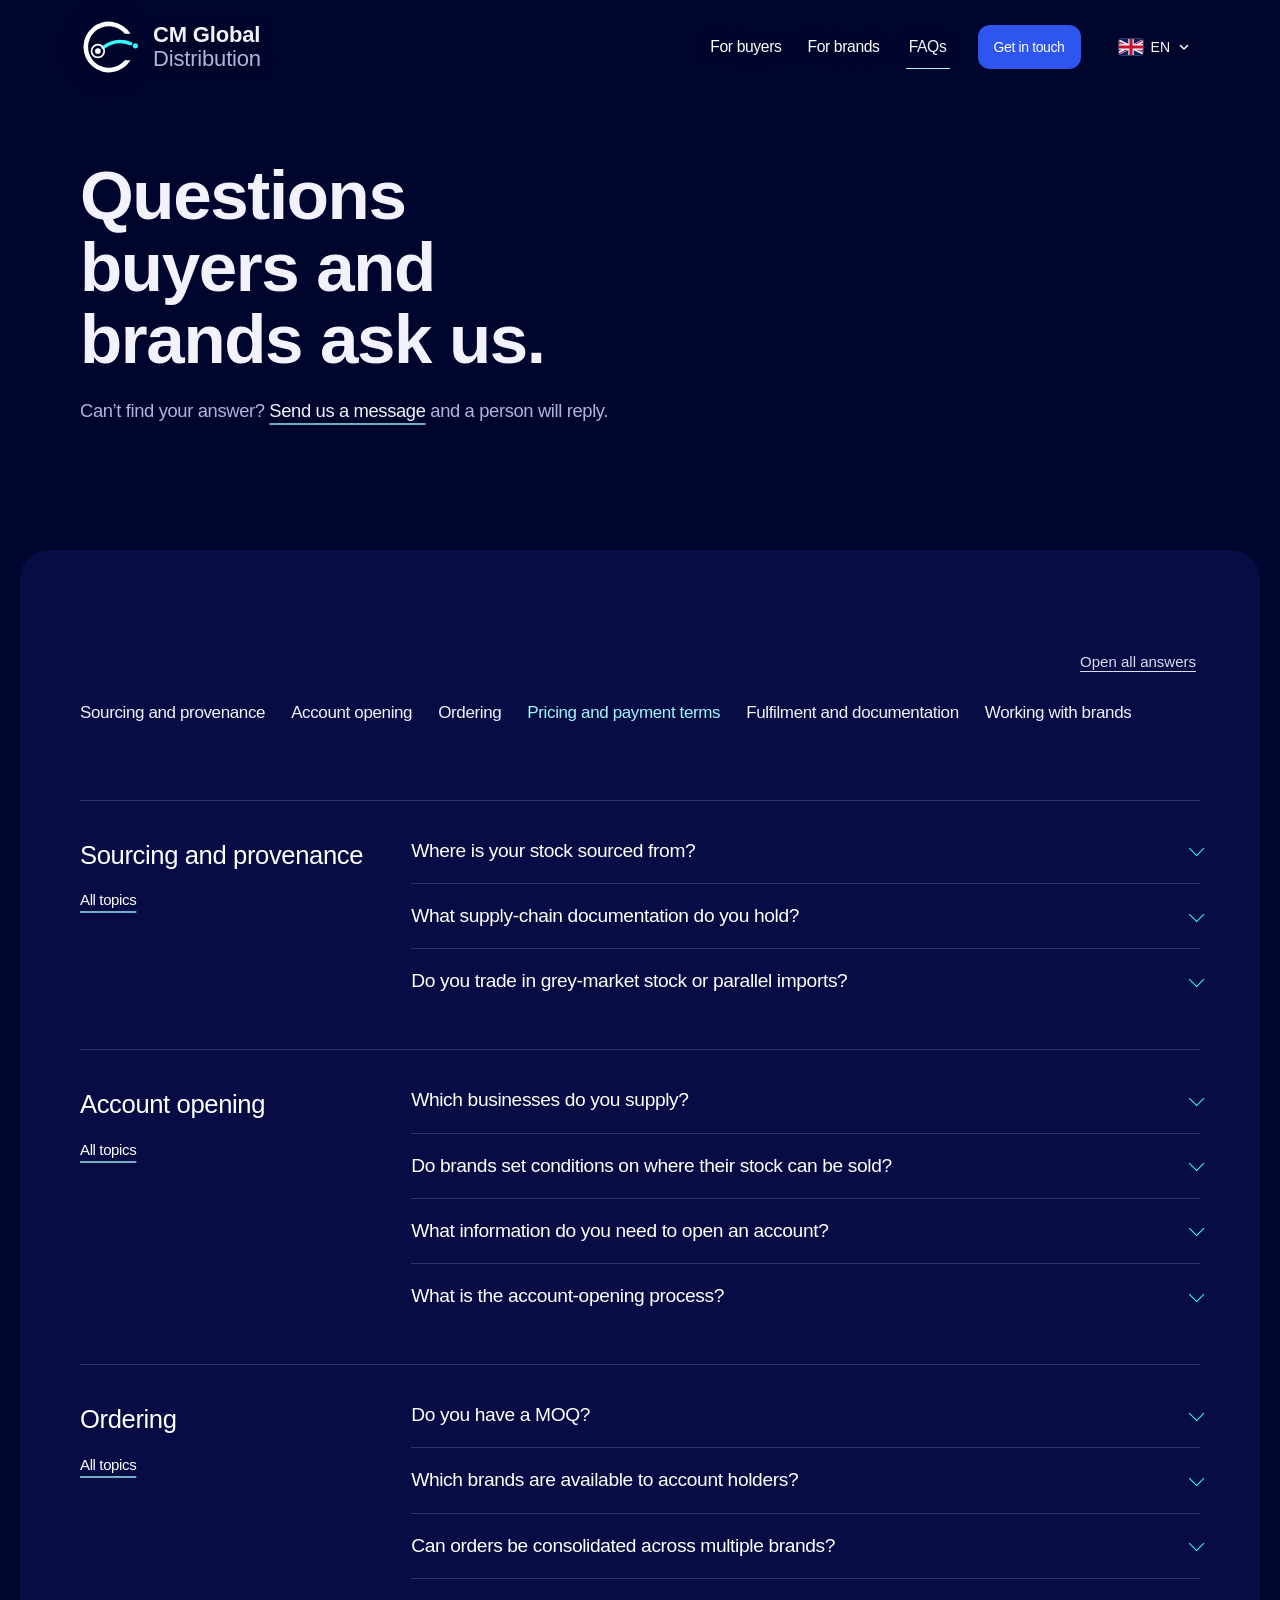
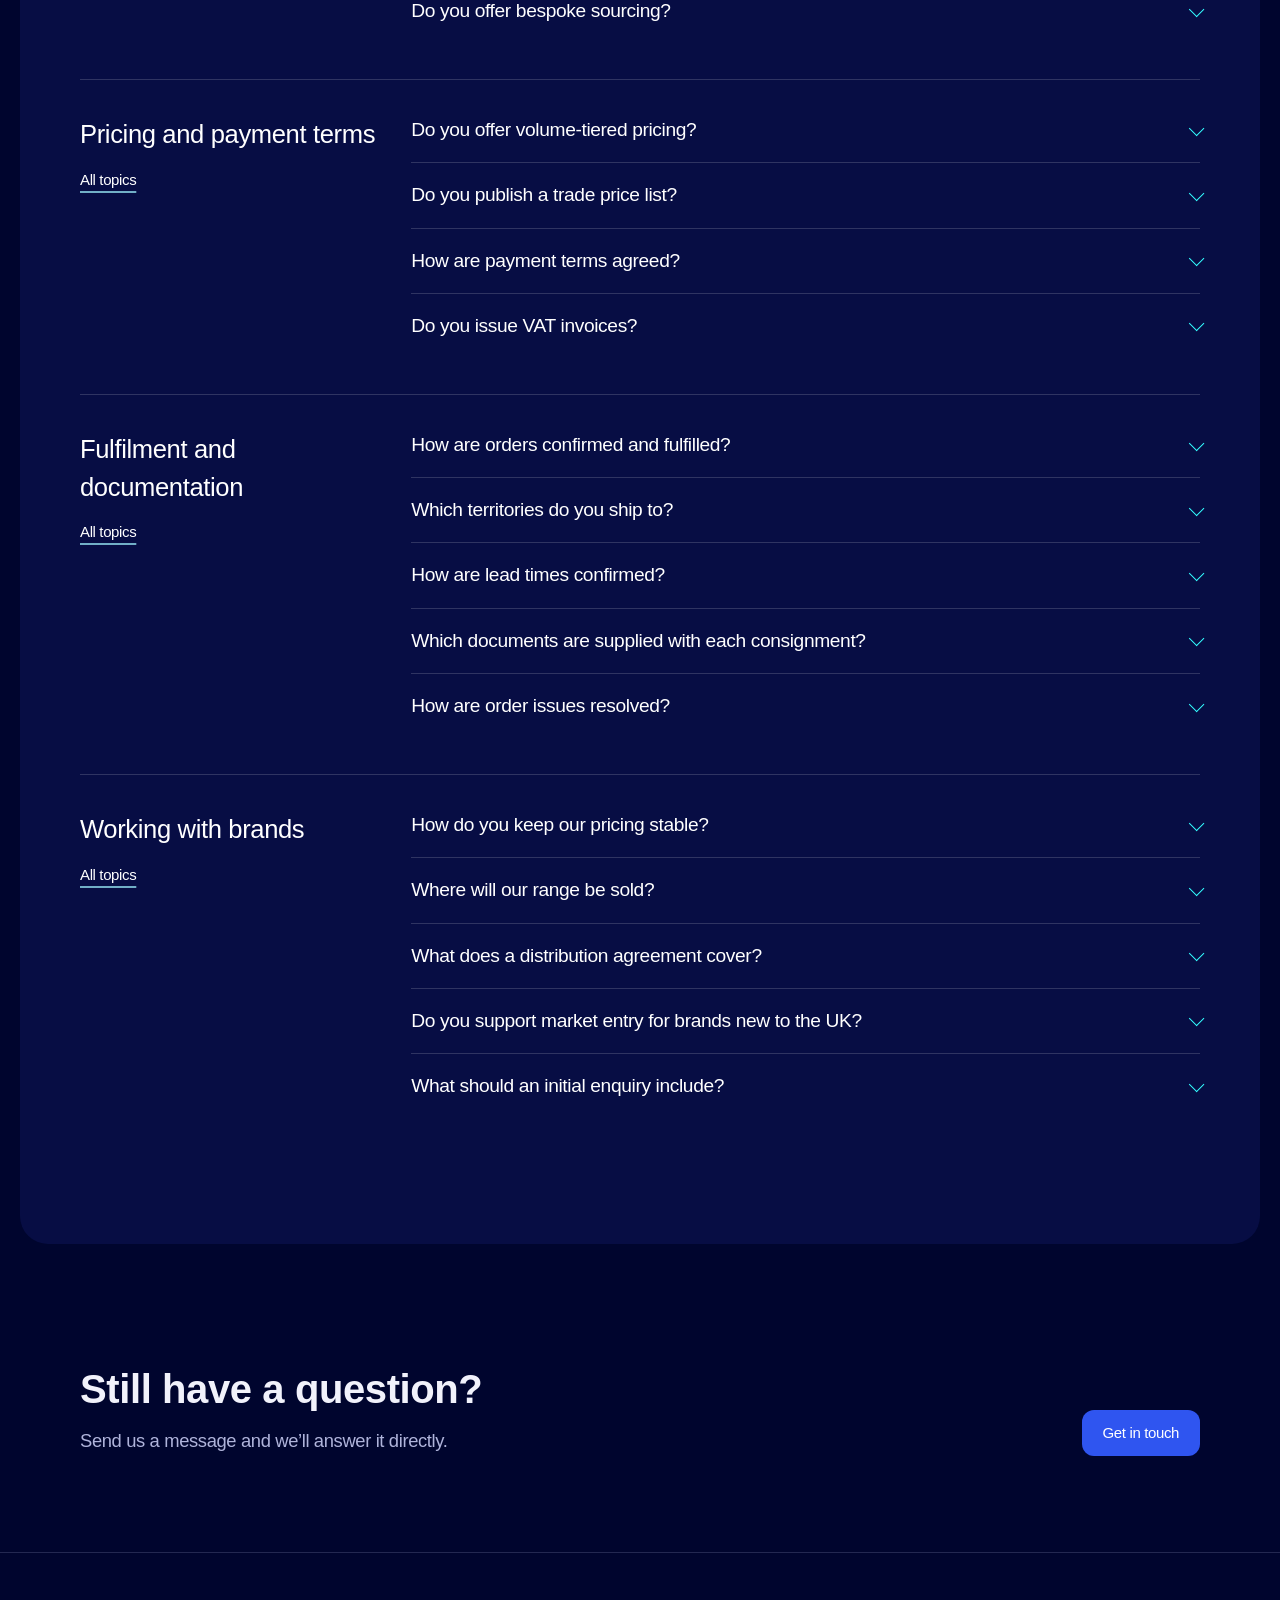
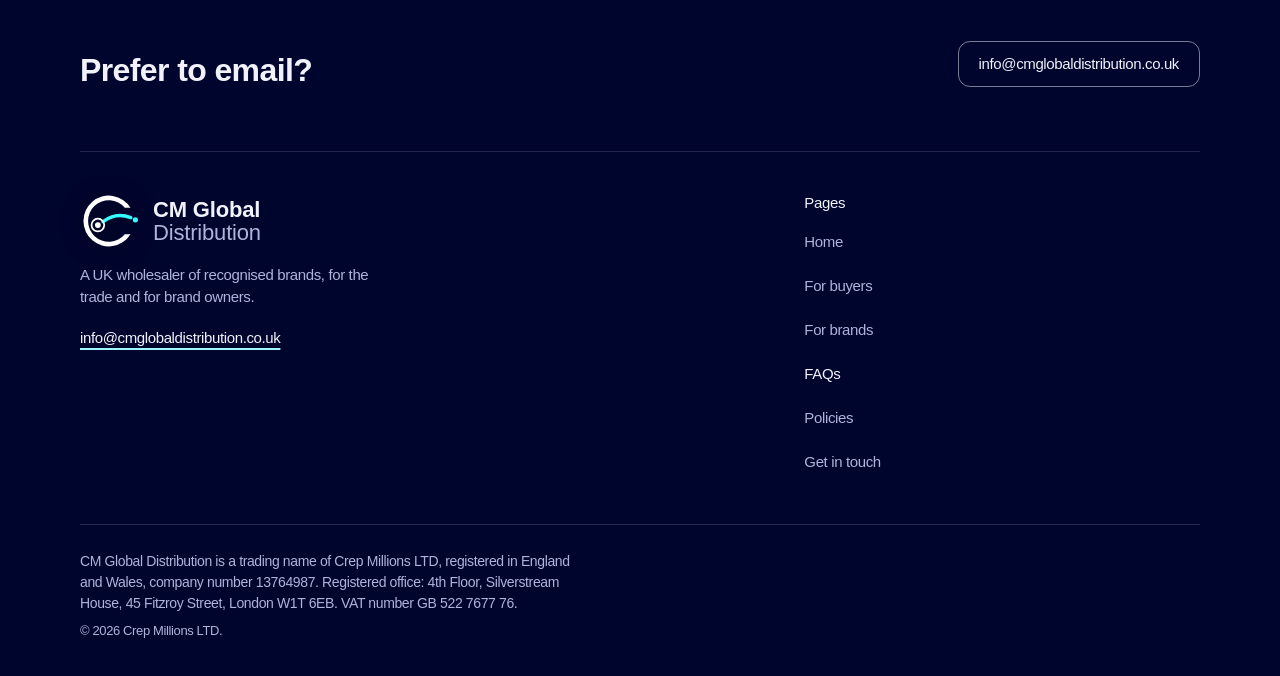
<file: faqs.html>
<!doctype html>
<html lang="en">
<head>
  <meta charset="utf-8">
  <meta name="viewport" content="width=device-width, initial-scale=1">
  <title>FAQs | CM Global Distribution</title>
  <meta name="description" content="Where CM Global Distribution&rsquo;s stock comes from, how to open a trade account, ordering, payment, delivery and paperwork, and how we work with brands.">
  <meta property="og:type" content="website">
  <meta property="og:site_name" content="CM Global Distribution">
  <meta property="og:title" content="FAQs | CM Global Distribution">
  <meta property="og:description" content="Where CM Global Distribution&rsquo;s stock comes from, how to open a trade account, ordering, payment, delivery and paperwork, and how we work with brands.">
  <link rel="canonical" href="https://cmglobaldistribution.co.uk/faqs.html">
  <meta property="og:url" content="https://cmglobaldistribution.co.uk/faqs.html">
  <meta property="og:image" content="https://cmglobaldistribution.co.uk/assets/brand/link-preview.jpg">
  <meta property="og:image:width" content="1200">
  <meta property="og:image:height" content="630">
  <meta name="twitter:card" content="summary_large_image">
  <meta name="theme-color" content="#00052e">
  <link rel="icon" href="assets/favicon.svg" type="image/svg+xml">
  <link rel="apple-touch-icon" href="assets/apple-touch-icon.png">
  <link rel="stylesheet" href="styles.css">
  <script>try{var l=localStorage.getItem('cm-lang'),d=document.documentElement;if(l&&l!=='en'){d.lang=l;if(l==='ar')d.dir='rtl';d.classList.add('i18n-wait');setTimeout(function(){d.classList.remove('i18n-wait')},2500)}}catch(e){}</script>
</head>
<body>
  <a class="skip" href="#main">Skip to content</a>
  <svg class="sprite" aria-hidden="true" focusable="false"><defs><symbol id="flag-gb" viewBox="0 0 60 30" preserveAspectRatio="xMidYMid slice"><clipPath id="flag-gb-clip"><path d="M30 15h30v15zv15H0zH0V0zV0h30z"/></clipPath><path d="M0 0v30h60V0z" fill="#012169"/><path d="M0 0l60 30m0-30L0 30" stroke="#fff" stroke-width="6"/><path d="M0 0l60 30m0-30L0 30" clip-path="url(#flag-gb-clip)" stroke="#C8102E" stroke-width="4"/><path d="M30 0v30M0 15h60" stroke="#fff" stroke-width="10"/><path d="M30 0v30M0 15h60" stroke="#C8102E" stroke-width="6"/></symbol><symbol id="flag-de" viewBox="0 0 9 6"><rect y="0" width="9" height="2" fill="#000"/><rect y="2" width="9" height="2" fill="#DD0000"/><rect y="4" width="9" height="2" fill="#FFCE00"/></symbol><symbol id="flag-fr" viewBox="0 0 9 6"><rect x="0" width="3" height="6" fill="#002654"/><rect x="3" width="3" height="6" fill="#fff"/><rect x="6" width="3" height="6" fill="#ED2939"/></symbol><symbol id="flag-nl" viewBox="0 0 9 6"><rect y="0" width="9" height="2" fill="#AE1C28"/><rect y="2" width="9" height="2" fill="#fff"/><rect y="4" width="9" height="2" fill="#21468B"/></symbol><symbol id="flag-pl" viewBox="0 0 9 6"><rect y="0" width="9" height="3" fill="#fff"/><rect y="3" width="9" height="3" fill="#DC143C"/></symbol><symbol id="flag-it" viewBox="0 0 9 6"><rect x="0" width="3" height="6" fill="#009246"/><rect x="3" width="3" height="6" fill="#fff"/><rect x="6" width="3" height="6" fill="#CE2B37"/></symbol><symbol id="flag-es" viewBox="0 0 9 6"><rect width="9" height="6" fill="#AA151B"/><rect y="1.5" width="9" height="3" fill="#F1BF00"/></symbol><symbol id="flag-pt" viewBox="0 0 9 6"><rect width="9" height="6" fill="#FF0000"/><rect width="3.6" height="6" fill="#006600"/><circle cx="3.6" cy="3" r="1.05" fill="none" stroke="#FFCC00" stroke-width="0.3"/><path d="M3.1 2.4h1v0.9a0.5 0.5 0 0 1-1 0z" fill="#fff" stroke="#FF0000" stroke-width="0.15"/></symbol><symbol id="flag-cz" viewBox="0 0 9 6"><rect width="9" height="3" fill="#fff"/><rect y="3" width="9" height="3" fill="#D7141A"/><path d="M0 0l4.5 3L0 6z" fill="#11457E"/></symbol><symbol id="flag-ae" viewBox="0 0 9 6"><rect y="0" width="9" height="2" fill="#00732F"/><rect y="2" width="9" height="2" fill="#fff"/><rect y="4" width="9" height="2" fill="#000"/><rect width="2.25" height="6" fill="#FF0000"/></symbol></defs></svg>

  <div class="page-head">
    <header class="site-header">
      <div class="wrap nav">
        <a class="logo" href="index.html" aria-label="CM Global Distribution, home">
          <svg viewBox="0 0 104 100" aria-hidden="true"><path d="M87.51 27A44 44 0 1 0 87.51 73L77.69 73A36 36 0 1 1 77.69 27Z" fill="#fff"/><path d="M40 51Q62 34 88 44" fill="none" stroke="#34fcff" stroke-width="6" stroke-linecap="round"/><circle cx="96" cy="48" r="4.5" fill="#34fcff"/><circle cx="31" cy="57" r="11" fill="none" stroke="#fff" stroke-width="3"/><circle cx="31" cy="57" r="5" fill="#fff"/></svg>
          <span class="logo-text"><span>CM Global</span><span>Distribution</span></span>
        </a>
        <div class="lang-picker">
          <button class="lang-button" type="button" aria-expanded="false" aria-controls="lang-list" aria-label="Choose a language">
            <svg class="flag" aria-hidden="true" focusable="false"><use href="#flag-gb"/></svg><span class="lang-code" translate="no">EN</span><svg class="lang-chevron" viewBox="0 0 12 12" aria-hidden="true" focusable="false"><path d="M2.5 4.5 6 8l3.5-3.5" fill="none" stroke="currentColor" stroke-width="1.5" stroke-linecap="round" stroke-linejoin="round"/></svg>
          </button>
          <ul class="lang-list" id="lang-list" hidden>
            <li><button type="button" data-lang="en" lang="en"><svg class="flag" aria-hidden="true" focusable="false"><use href="#flag-gb"/></svg><span translate="no">English</span></button></li>
            <li><button type="button" data-lang="de" lang="de"><svg class="flag" aria-hidden="true" focusable="false"><use href="#flag-de"/></svg><span translate="no">Deutsch</span></button></li>
            <li><button type="button" data-lang="fr" lang="fr"><svg class="flag" aria-hidden="true" focusable="false"><use href="#flag-fr"/></svg><span translate="no">Français</span></button></li>
            <li><button type="button" data-lang="nl" lang="nl"><svg class="flag" aria-hidden="true" focusable="false"><use href="#flag-nl"/></svg><span translate="no">Nederlands</span></button></li>
            <li><button type="button" data-lang="pl" lang="pl"><svg class="flag" aria-hidden="true" focusable="false"><use href="#flag-pl"/></svg><span translate="no">Polski</span></button></li>
            <li><button type="button" data-lang="it" lang="it"><svg class="flag" aria-hidden="true" focusable="false"><use href="#flag-it"/></svg><span translate="no">Italiano</span></button></li>
            <li><button type="button" data-lang="es" lang="es"><svg class="flag" aria-hidden="true" focusable="false"><use href="#flag-es"/></svg><span translate="no">Español</span></button></li>
            <li><button type="button" data-lang="pt" lang="pt"><svg class="flag" aria-hidden="true" focusable="false"><use href="#flag-pt"/></svg><span translate="no">Português</span></button></li>
            <li><button type="button" data-lang="cs" lang="cs"><svg class="flag" aria-hidden="true" focusable="false"><use href="#flag-cz"/></svg><span translate="no">Čeština</span></button></li>
            <li><button type="button" data-lang="ar" lang="ar"><svg class="flag" aria-hidden="true" focusable="false"><use href="#flag-ae"/></svg><span translate="no">العربية</span></button></li>
          </ul>
        </div>
        <button class="menu-toggle" type="button" aria-expanded="false" aria-controls="menu">Menu</button>
        <nav class="menu" id="menu" aria-label="Main">
          <ul>
            <li><a href="trade.html">For buyers</a></li>
            <li><a href="brands.html">For brands</a></li>
            <li><a href="faqs.html" aria-current="page">FAQs</a></li>
          </ul>
          <a class="btn btn-line" href="contact.html">Get in touch</a>
        </nav>
      </div>
    </header>
    <div class="wrap head-grid">
      <div>
        <h1 class="display">Questions buyers and brands ask us.</h1>
        <p class="lede">Can&rsquo;t find your answer? <a class="text-link" href="contact.html">Send us a message</a> and a person will reply.</p>
      </div>
      <div></div>
    </div>
  </div>

  <main id="main">
    <section class="band band-light">
      <div class="wrap">
        <button class="faq-all" type="button" aria-expanded="false">Open all answers</button>
        <ul class="faq-nav" id="faq-topics" aria-label="Question topics">
          <li><a href="#sourcing">Sourcing and provenance</a></li>
          <li><a href="#account">Account opening</a></li>
          <li><a href="#ordering">Ordering</a></li>
          <li><a href="#pricing">Pricing and payment terms</a></li>
          <li><a href="#delivery">Fulfilment and documentation</a></li>
          <li><a href="#brands">Working with brands</a></li>
        </ul>
        <div class="faq-where-wrap"><a class="faq-where" href="#faq-topics"><span class="faq-where-topic"></span><span class="faq-where-all">All topics</span></a></div>
        <section class="faq-group" id="sourcing" aria-labelledby="sourcing-title">
          <div class="faq-group-head">
            <h2 id="sourcing-title">Sourcing and provenance</h2>
            <a class="faq-group-all text-link" href="#faq-topics">All topics</a>
          </div>
          <div>
            <div class="faq">
          <details><summary>Where is your stock sourced from?</summary><p>Directly from brands, and from distributors a brand has appointed. If a line can&rsquo;t be traced back to the brand, we don&rsquo;t buy it.</p></details>
          <details><summary>What supply-chain documentation do you hold?</summary><p>For each line: the brand&rsquo;s authorisation, the supplier invoice, the written terms for your account, and the delivery note. Proof of provenance is available on request.</p></details>
          <details><summary>Do you trade in grey-market stock or parallel imports?</summary><p>No. Grey-market stock, meaning goods sold outside a brand&rsquo;s approved channels, and parallel imports are never part of an order.</p></details>
        </div>
            <p class="faq-back"><a class="text-link" href="#faq-topics">Back to topics</a></p>
          </div>
        </section>
        <section class="faq-group" id="account" aria-labelledby="account-title">
          <div class="faq-group-head">
            <h2 id="account-title">Account opening</h2>
            <a class="faq-group-all text-link" href="#faq-topics">All topics</a>
          </div>
          <div>
            <div class="faq">
          <details><summary>Which businesses do you supply?</summary><p>Approved retailers, wholesalers and distributors, each vetted before the account opens. We don&rsquo;t supply consumers, and every order is placed through an approved trade account.</p></details>
          <details><summary>Do brands set conditions on where their stock can be sold?</summary><p>Some do. Where a brand sets conditions on where its stock can be sold, those conditions apply to your account, and we confirm them with your quote before you order.</p></details>
          <details><summary>What information do you need to open an account?</summary><p>To enquire: your name, email, company name and company registration number, your type of business, what you buy, a rough monthly volume, and a line on how we can help. Your VAT number is optional at that stage, and we&rsquo;ll ask for it before the account opens if it&rsquo;s missing.</p></details>
          <details><summary>What is the account-opening process?</summary><p>Send an enquiry through the <a class="text-link" href="contact.html?type=trade">contact page</a>, or email us directly. A member of the team reviews every enquiry personally and will set out anything further needed to open your account.</p></details>
        </div>
            <p class="faq-back"><a class="text-link" href="#faq-topics">Back to topics</a></p>
          </div>
        </section>
        <section class="faq-group" id="ordering" aria-labelledby="ordering-title">
          <div class="faq-group-head">
            <h2 id="ordering-title">Ordering</h2>
            <a class="faq-group-all text-link" href="#faq-topics">All topics</a>
          </div>
          <div>
            <div class="faq">
          <details><summary>Do you have a MOQ?</summary><p>Yes. The minimum order quantity depends on the product and the brand, and it&rsquo;s shown on your quote. Prices are set for carton quantities and above.</p></details>
          <details><summary>Which brands are available to account holders?</summary><p>Availability changes with each intake, so we don&rsquo;t publish a brand list. Your price list shows current stock and volumes.</p></details>
          <details><summary>Can orders be consolidated across multiple brands?</summary><p>Yes, subject to stock. Your account contact confirms what can be combined on a single order.</p></details>
          <details><summary>Do you offer bespoke sourcing?</summary><p>Where there&rsquo;s an authorised route to the product and the volume justifies it, yes. Send the details to your account contact.</p></details>
        </div>
            <p class="faq-back"><a class="text-link" href="#faq-topics">Back to topics</a></p>
          </div>
        </section>
        <section class="faq-group" id="pricing" aria-labelledby="pricing-title">
          <div class="faq-group-head">
            <h2 id="pricing-title">Pricing and payment terms</h2>
            <a class="faq-group-all text-link" href="#faq-topics">All topics</a>
          </div>
          <div>
            <div class="faq">
          <details><summary>Do you offer volume-tiered pricing?</summary><p>Yes. Unit pricing is tiered by volume, from single cartons through to full pallets.</p></details>
          <details><summary>Do you publish a trade price list?</summary><p>Not publicly. Pricing moves with stock and volume, so current price lists are issued to approved accounts. Indicative pricing is often available while an enquiry is being reviewed.</p></details>
          <details><summary>How are payment terms agreed?</summary><p>Terms are set when the account is opened, based on order size and trading history, and confirmed in writing before the first order.</p></details>
          <details><summary>Do you issue VAT invoices?</summary><p>Yes. Every invoice carries our VAT number, GB&nbsp;522&nbsp;7677&nbsp;76, and itemises the goods and any delivery charge. Nothing is added once a quote is agreed.</p></details>
        </div>
            <p class="faq-back"><a class="text-link" href="#faq-topics">Back to topics</a></p>
          </div>
        </section>
        <section class="faq-group" id="delivery" aria-labelledby="delivery-title">
          <div class="faq-group-head">
            <h2 id="delivery-title">Fulfilment and documentation</h2>
            <a class="faq-group-all text-link" href="#faq-topics">All topics</a>
          </div>
          <div>
            <div class="faq">
          <details><summary>How are orders confirmed and fulfilled?</summary><p>We confirm stock and lead time before anything is packed, then send dispatch and tracking details once the consignment is on its way.</p></details>
          <details><summary>Which territories do you ship to?</summary><p>The whole of the UK, including Northern Ireland. Delivery is quoted with each order.</p></details>
          <details><summary>How are lead times confirmed?</summary><p>Lead times vary by product and destination, so they&rsquo;re confirmed on every order before you commit.</p></details>
          <details><summary>Which documents are supplied with each consignment?</summary><p>A delivery note and an invoice. Supplier and provenance documents are available on request.</p></details>
          <details><summary>How are order issues resolved?</summary><p>Directly, by your account contact: the same person who manages your orders.</p></details>
        </div>
            <p class="faq-back"><a class="text-link" href="#faq-topics">Back to topics</a></p>
          </div>
        </section>
        <section class="faq-group" id="brands" aria-labelledby="brands-title">
          <div class="faq-group-head">
            <h2 id="brands-title">Working with brands</h2>
            <a class="faq-group-all text-link" href="#faq-topics">All topics</a>
          </div>
          <div>
            <div class="faq">
          <details><summary>How do you keep our pricing stable?</summary><p>By controlling supply rather than fixing prices. We buy only through your approved route, supply only approved trade accounts that we can name to you, and trace every unit. Online marketplaces match the lowest price they can find; with no stock leaking to anonymous resellers, there&rsquo;s nothing cheaper for them to find. When we see your range undercut, we find where that stock came from and tell you, so the leak can be closed.</p></details>
          <details><summary>Where will our range be sold?</summary><p>Through approved trade accounts, retailers and wholesalers across the UK, and through online channels in the markets you agree. Every channel carries the same traced stock and your own content.</p></details>
          <details><summary>What does a distribution agreement cover?</summary><p>Your approved supply route, the channels and territories we sell in, how your brand assets are used, reporting and order planning. It&rsquo;s agreed in writing before we buy a single unit. Our selling prices are our own decision.</p></details>
          <details><summary>Do you support market entry for brands new to the UK?</summary><p>Yes. We import from the EU and supply trade accounts across the UK, so we can be your route into the UK market. You set the channels and the pace, and we build from there.</p></details>
          <details><summary>What should an initial enquiry include?</summary><p>Your range and brand name, where you sell today, the markets you want to reach, how we can help (including any pricing or reseller problems), and your website. The <a class="text-link" href="contact.html?type=brand">enquiry form</a> asks for each of these, and we&rsquo;ll respond to arrange a conversation.</p></details>
        </div>
            <p class="faq-back"><a class="text-link" href="#faq-topics">Back to topics</a></p>
          </div>
        </section>
      </div>
    </section>

    <section class="band band-glow">
      <div class="wrap cta">
        <div>
          <h2 class="h2">Still have a question?</h2>
          <p class="lede" style="margin-top:16px">Send us a message and we&rsquo;ll answer it directly.</p>
        </div>
        <div class="actions"><a class="btn btn-signal" href="contact.html">Get in touch</a></div>
      </div>
    </section>
  </main>

  <footer class="site-footer">
    <div class="wrap">
      <div class="footer-cta">
        <p class="footer-big footer-quiet">Prefer to email?</p>
        <a class="btn btn-line" href="mailto:info@cmglobaldistribution.co.uk">info@cmglobaldistribution.co.uk</a>
      </div>
      <div class="footer-cols">
        <div>
          <a class="logo" href="index.html" aria-label="CM Global Distribution, home">
            <svg viewBox="0 0 104 100" aria-hidden="true"><path d="M87.51 27A44 44 0 1 0 87.51 73L77.69 73A36 36 0 1 1 77.69 27Z" fill="#fff"/><path d="M40 51Q62 34 88 44" fill="none" stroke="#34fcff" stroke-width="6" stroke-linecap="round"/><circle cx="96" cy="48" r="4.5" fill="#34fcff"/><circle cx="31" cy="57" r="11" fill="none" stroke="#fff" stroke-width="3"/><circle cx="31" cy="57" r="5" fill="#fff"/></svg>
            <span class="logo-text"><span>CM Global</span><span>Distribution</span></span>
          </a>
          <p>A UK wholesaler of recognised brands, for the trade and for brand owners.</p>
          <a class="footer-mail" href="mailto:info@cmglobaldistribution.co.uk">info@cmglobaldistribution.co.uk</a>
        </div>
        <nav aria-label="Footer">
          <p class="footer-h">Pages</p>
          <ul>
            <li><a href="index.html">Home</a></li>
            <li><a href="trade.html">For buyers</a></li>
            <li><a href="brands.html">For brands</a></li>
            <li><a href="faqs.html" aria-current="page">FAQs</a></li>
            <li><a href="policies.html">Policies</a></li>
            <li><a href="contact.html">Get in touch</a></li>
          </ul>
        </nav>
      </div>
      <p class="legal">CM Global Distribution is a trading name of Crep Millions LTD, registered in England and Wales, company number <span class="nowrap">13764987</span>. Registered office: 4th Floor, Silverstream House, 45 Fitzroy Street, London W1T 6EB. VAT number <span class="nowrap">GB 522 7677 76</span>.</p>
      <p class="credit">&copy; 2026 Crep Millions LTD.</p>
    </div>
  </footer>

  <a class="btn btn-signal mobile-cta" href="contact.html">Get in touch</a>
  <script src="i18n.js"></script>
  <script src="site.js"></script>
</body>
</html>
</file>
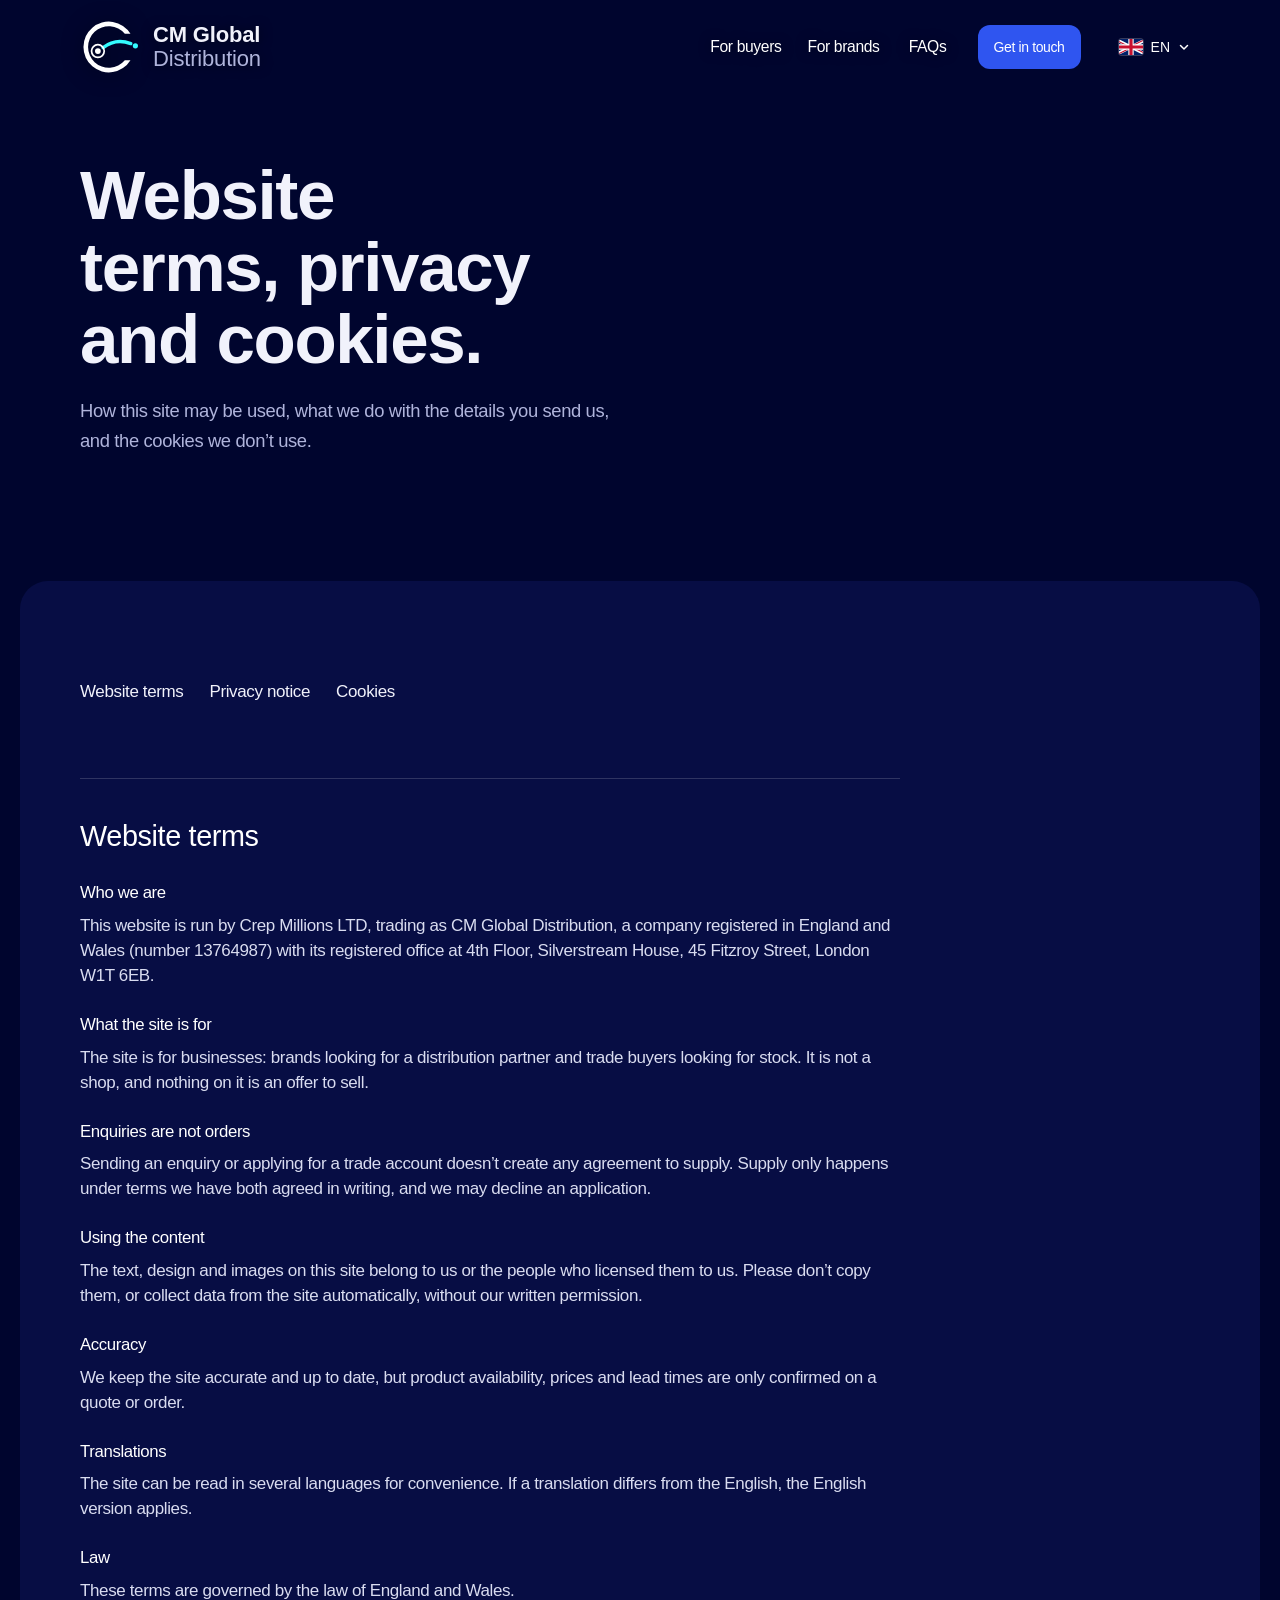
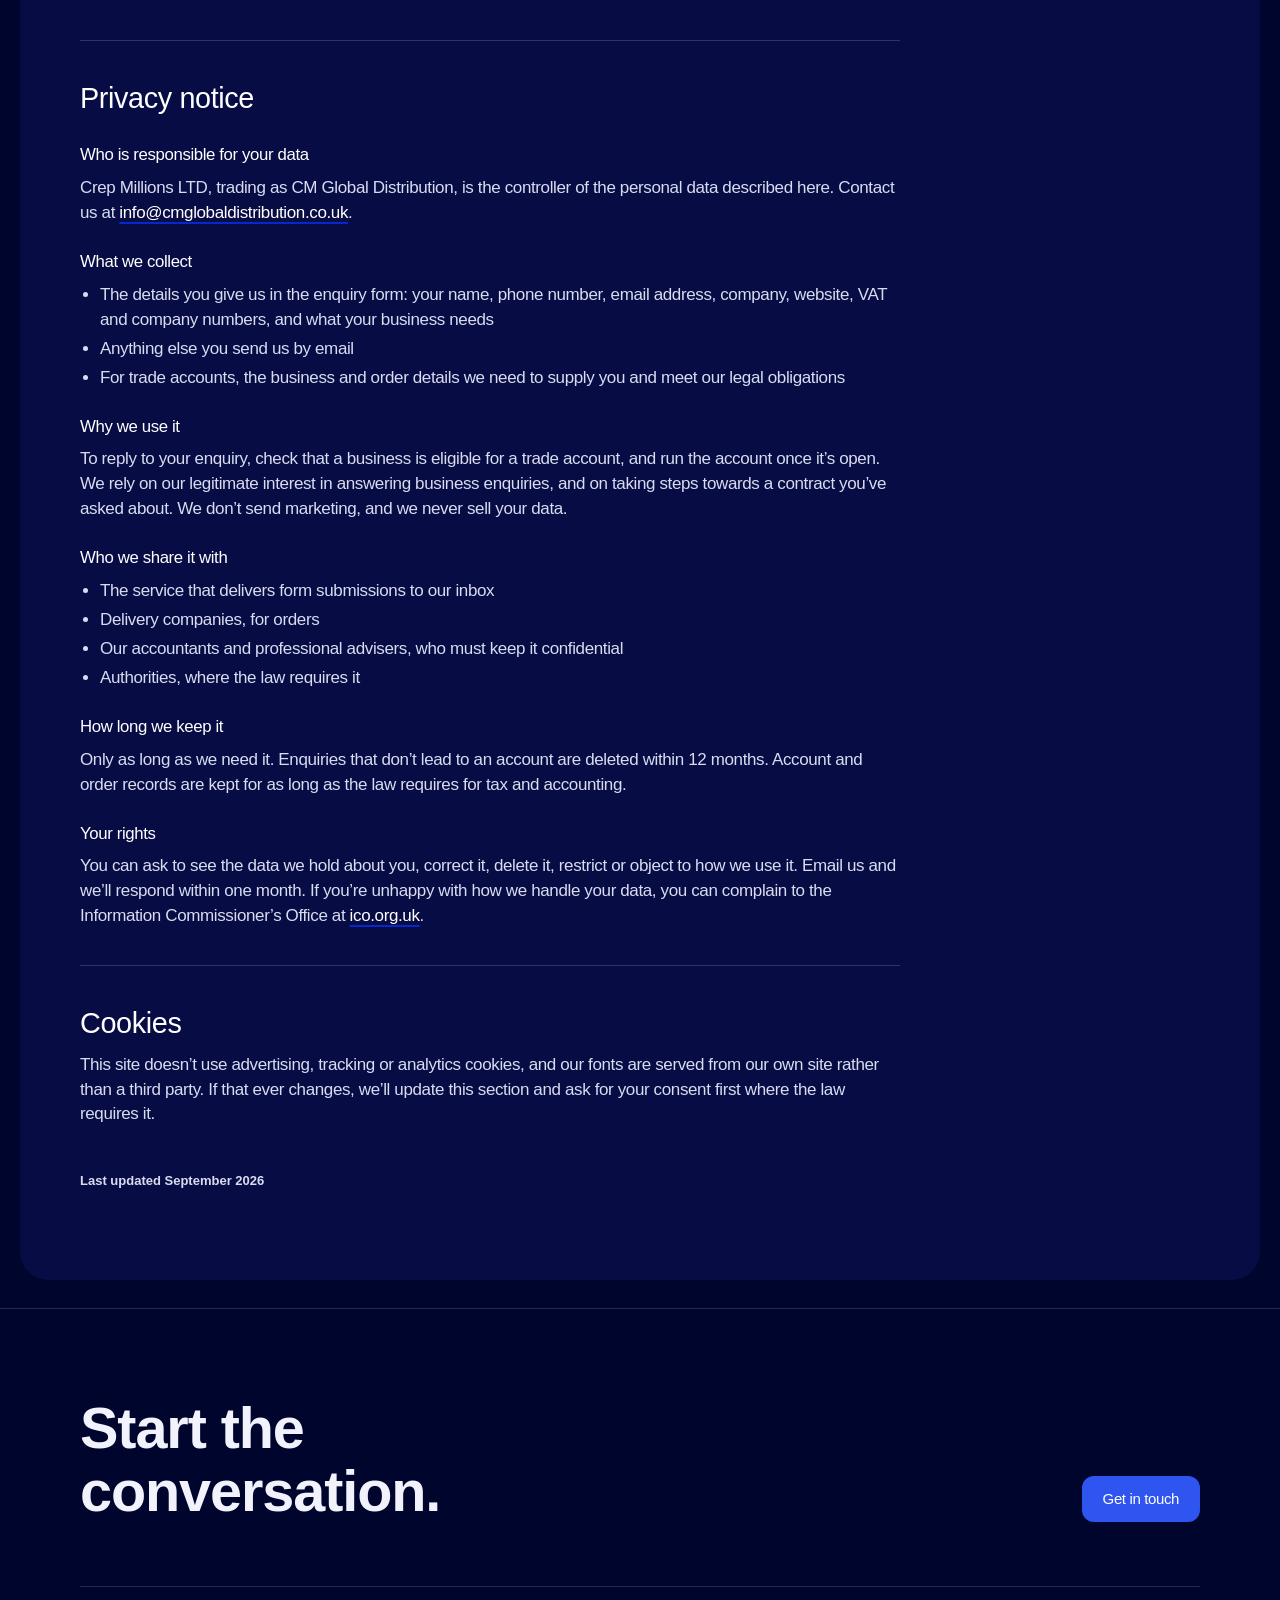
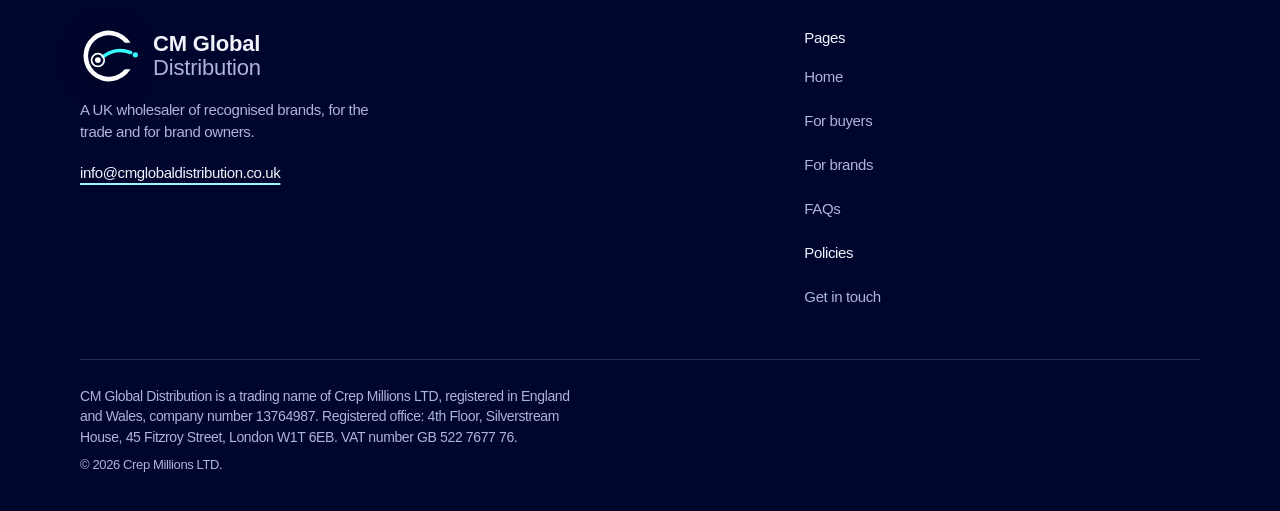
<file: policies.html>
<!doctype html>
<html lang="en">
<head>
  <meta charset="utf-8">
  <meta name="viewport" content="width=device-width, initial-scale=1">
  <title>Policies | CM Global Distribution</title>
  <meta name="description" content="Website terms, privacy notice and cookies for CM Global Distribution.">
  <meta property="og:type" content="website">
  <meta property="og:site_name" content="CM Global Distribution">
  <meta property="og:title" content="Policies | CM Global Distribution">
  <meta property="og:description" content="Website terms, privacy notice and cookies for CM Global Distribution.">
  <link rel="canonical" href="https://cmglobaldistribution.co.uk/policies.html">
  <meta property="og:url" content="https://cmglobaldistribution.co.uk/policies.html">
  <meta property="og:image" content="https://cmglobaldistribution.co.uk/assets/brand/link-preview.jpg">
  <meta property="og:image:width" content="1200">
  <meta property="og:image:height" content="630">
  <meta name="twitter:card" content="summary_large_image">
  <meta name="theme-color" content="#00052e">
  <link rel="icon" href="assets/favicon.svg" type="image/svg+xml">
  <link rel="apple-touch-icon" href="assets/apple-touch-icon.png">
  <link rel="stylesheet" href="styles.css">
  <script>try{var l=localStorage.getItem('cm-lang'),d=document.documentElement;if(l&&l!=='en'){d.lang=l;if(l==='ar')d.dir='rtl';d.classList.add('i18n-wait');setTimeout(function(){d.classList.remove('i18n-wait')},2500)}}catch(e){}</script>
</head>
<body>
  <a class="skip" href="#main">Skip to content</a>
  <svg class="sprite" aria-hidden="true" focusable="false"><defs><symbol id="flag-gb" viewBox="0 0 60 30" preserveAspectRatio="xMidYMid slice"><clipPath id="flag-gb-clip"><path d="M30 15h30v15zv15H0zH0V0zV0h30z"/></clipPath><path d="M0 0v30h60V0z" fill="#012169"/><path d="M0 0l60 30m0-30L0 30" stroke="#fff" stroke-width="6"/><path d="M0 0l60 30m0-30L0 30" clip-path="url(#flag-gb-clip)" stroke="#C8102E" stroke-width="4"/><path d="M30 0v30M0 15h60" stroke="#fff" stroke-width="10"/><path d="M30 0v30M0 15h60" stroke="#C8102E" stroke-width="6"/></symbol><symbol id="flag-de" viewBox="0 0 9 6"><rect y="0" width="9" height="2" fill="#000"/><rect y="2" width="9" height="2" fill="#DD0000"/><rect y="4" width="9" height="2" fill="#FFCE00"/></symbol><symbol id="flag-fr" viewBox="0 0 9 6"><rect x="0" width="3" height="6" fill="#002654"/><rect x="3" width="3" height="6" fill="#fff"/><rect x="6" width="3" height="6" fill="#ED2939"/></symbol><symbol id="flag-nl" viewBox="0 0 9 6"><rect y="0" width="9" height="2" fill="#AE1C28"/><rect y="2" width="9" height="2" fill="#fff"/><rect y="4" width="9" height="2" fill="#21468B"/></symbol><symbol id="flag-pl" viewBox="0 0 9 6"><rect y="0" width="9" height="3" fill="#fff"/><rect y="3" width="9" height="3" fill="#DC143C"/></symbol><symbol id="flag-it" viewBox="0 0 9 6"><rect x="0" width="3" height="6" fill="#009246"/><rect x="3" width="3" height="6" fill="#fff"/><rect x="6" width="3" height="6" fill="#CE2B37"/></symbol><symbol id="flag-es" viewBox="0 0 9 6"><rect width="9" height="6" fill="#AA151B"/><rect y="1.5" width="9" height="3" fill="#F1BF00"/></symbol><symbol id="flag-pt" viewBox="0 0 9 6"><rect width="9" height="6" fill="#FF0000"/><rect width="3.6" height="6" fill="#006600"/><circle cx="3.6" cy="3" r="1.05" fill="none" stroke="#FFCC00" stroke-width="0.3"/><path d="M3.1 2.4h1v0.9a0.5 0.5 0 0 1-1 0z" fill="#fff" stroke="#FF0000" stroke-width="0.15"/></symbol><symbol id="flag-cz" viewBox="0 0 9 6"><rect width="9" height="3" fill="#fff"/><rect y="3" width="9" height="3" fill="#D7141A"/><path d="M0 0l4.5 3L0 6z" fill="#11457E"/></symbol><symbol id="flag-ae" viewBox="0 0 9 6"><rect y="0" width="9" height="2" fill="#00732F"/><rect y="2" width="9" height="2" fill="#fff"/><rect y="4" width="9" height="2" fill="#000"/><rect width="2.25" height="6" fill="#FF0000"/></symbol></defs></svg>

  <div class="page-head">
    <header class="site-header">
      <div class="wrap nav">
        <a class="logo" href="index.html" aria-label="CM Global Distribution, home">
          <svg viewBox="0 0 104 100" aria-hidden="true"><path d="M87.51 27A44 44 0 1 0 87.51 73L77.69 73A36 36 0 1 1 77.69 27Z" fill="#fff"/><path d="M40 51Q62 34 88 44" fill="none" stroke="#34fcff" stroke-width="6" stroke-linecap="round"/><circle cx="96" cy="48" r="4.5" fill="#34fcff"/><circle cx="31" cy="57" r="11" fill="none" stroke="#fff" stroke-width="3"/><circle cx="31" cy="57" r="5" fill="#fff"/></svg>
          <span class="logo-text"><span>CM Global</span><span>Distribution</span></span>
        </a>
        <div class="lang-picker">
          <button class="lang-button" type="button" aria-expanded="false" aria-controls="lang-list" aria-label="Choose a language">
            <svg class="flag" aria-hidden="true" focusable="false"><use href="#flag-gb"/></svg><span class="lang-code" translate="no">EN</span><svg class="lang-chevron" viewBox="0 0 12 12" aria-hidden="true" focusable="false"><path d="M2.5 4.5 6 8l3.5-3.5" fill="none" stroke="currentColor" stroke-width="1.5" stroke-linecap="round" stroke-linejoin="round"/></svg>
          </button>
          <ul class="lang-list" id="lang-list" hidden>
            <li><button type="button" data-lang="en" lang="en"><svg class="flag" aria-hidden="true" focusable="false"><use href="#flag-gb"/></svg><span translate="no">English</span></button></li>
            <li><button type="button" data-lang="de" lang="de"><svg class="flag" aria-hidden="true" focusable="false"><use href="#flag-de"/></svg><span translate="no">Deutsch</span></button></li>
            <li><button type="button" data-lang="fr" lang="fr"><svg class="flag" aria-hidden="true" focusable="false"><use href="#flag-fr"/></svg><span translate="no">Français</span></button></li>
            <li><button type="button" data-lang="nl" lang="nl"><svg class="flag" aria-hidden="true" focusable="false"><use href="#flag-nl"/></svg><span translate="no">Nederlands</span></button></li>
            <li><button type="button" data-lang="pl" lang="pl"><svg class="flag" aria-hidden="true" focusable="false"><use href="#flag-pl"/></svg><span translate="no">Polski</span></button></li>
            <li><button type="button" data-lang="it" lang="it"><svg class="flag" aria-hidden="true" focusable="false"><use href="#flag-it"/></svg><span translate="no">Italiano</span></button></li>
            <li><button type="button" data-lang="es" lang="es"><svg class="flag" aria-hidden="true" focusable="false"><use href="#flag-es"/></svg><span translate="no">Español</span></button></li>
            <li><button type="button" data-lang="pt" lang="pt"><svg class="flag" aria-hidden="true" focusable="false"><use href="#flag-pt"/></svg><span translate="no">Português</span></button></li>
            <li><button type="button" data-lang="cs" lang="cs"><svg class="flag" aria-hidden="true" focusable="false"><use href="#flag-cz"/></svg><span translate="no">Čeština</span></button></li>
            <li><button type="button" data-lang="ar" lang="ar"><svg class="flag" aria-hidden="true" focusable="false"><use href="#flag-ae"/></svg><span translate="no">العربية</span></button></li>
          </ul>
        </div>
        <button class="menu-toggle" type="button" aria-expanded="false" aria-controls="menu">Menu</button>
        <nav class="menu" id="menu" aria-label="Main">
          <ul>
            <li><a href="trade.html">For buyers</a></li>
            <li><a href="brands.html">For brands</a></li>
            <li><a href="faqs.html">FAQs</a></li>
          </ul>
          <a class="btn btn-line" href="contact.html">Get in touch</a>
        </nav>
      </div>
    </header>
    <div class="wrap head-grid">
      <div>
        <h1 class="display">Website terms, privacy and cookies.</h1>
        <p class="lede">How this site may be used, what we do with the details you send us, and the cookies we don&rsquo;t use.</p>
      </div>
      <div></div>
    </div>
  </div>

  <main id="main">
    <section class="band band-light">
      <div class="wrap">
        <ul class="faq-nav" aria-label="Policy sections">
          <li><a href="#terms">Website terms</a></li>
          <li><a href="#privacy">Privacy notice</a></li>
          <li><a href="#cookies">Cookies</a></li>
        </ul>
        <div class="policy">
          <section id="terms">
            <h2>Website terms</h2>
            <h3>Who we are</h3>
            <p>This website is run by Crep Millions LTD, trading as CM Global Distribution, a company registered in England and Wales (number 13764987) with its registered office at 4th Floor, Silverstream House, 45 Fitzroy Street, London W1T 6EB.</p>
            <h3>What the site is for</h3>
            <p>The site is for businesses: brands looking for a distribution partner and trade buyers looking for stock. It is not a shop, and nothing on it is an offer to sell.</p>
            <h3>Enquiries are not orders</h3>
            <p>Sending an enquiry or applying for a trade account doesn&rsquo;t create any agreement to supply. Supply only happens under terms we have both agreed in writing, and we may decline an application.</p>
            <h3>Using the content</h3>
            <p>The text, design and images on this site belong to us or the people who licensed them to us. Please don&rsquo;t copy them, or collect data from the site automatically, without our written permission.</p>
            <h3>Accuracy</h3>
            <p>We keep the site accurate and up to date, but product availability, prices and lead times are only confirmed on a quote or order.</p>
            <h3>Translations</h3>
            <p>The site can be read in several languages for convenience. If a translation differs from the English, the English version applies.</p>
            <h3>Law</h3>
            <p>These terms are governed by the law of England and Wales.</p>
          </section>
          <section id="privacy">
            <h2>Privacy notice</h2>
            <h3>Who is responsible for your data</h3>
            <p>Crep Millions LTD, trading as CM Global Distribution, is the controller of the personal data described here. Contact us at <a href="mailto:info@cmglobaldistribution.co.uk">info@cmglobaldistribution.co.uk</a>.</p>
            <h3>What we collect</h3>
            <ul>
              <li>The details you give us in the enquiry form: your name, phone number, email address, company, website, VAT and company numbers, and what your business needs</li>
              <li>Anything else you send us by email</li>
              <li>For trade accounts, the business and order details we need to supply you and meet our legal obligations</li>
            </ul>
            <h3>Why we use it</h3>
            <p>To reply to your enquiry, check that a business is eligible for a trade account, and run the account once it&rsquo;s open. We rely on our legitimate interest in answering business enquiries, and on taking steps towards a contract you&rsquo;ve asked about. We don&rsquo;t send marketing, and we never sell your data.</p>
            <h3>Who we share it with</h3>
            <ul>
              <li>The service that delivers form submissions to our inbox</li>
              <li>Delivery companies, for orders</li>
              <li>Our accountants and professional advisers, who must keep it confidential</li>
              <li>Authorities, where the law requires it</li>
            </ul>
            <h3>How long we keep it</h3>
            <p>Only as long as we need it. Enquiries that don&rsquo;t lead to an account are deleted within 12 months. Account and order records are kept for as long as the law requires for tax and accounting.</p>
            <h3>Your rights</h3>
            <p>You can ask to see the data we hold about you, correct it, delete it, restrict or object to how we use it. Email us and we&rsquo;ll respond within one month. If you&rsquo;re unhappy with how we handle your data, you can complain to the Information Commissioner&rsquo;s Office at <a href="https://ico.org.uk" rel="noopener">ico.org.uk</a>.</p>
          </section>
          <section id="cookies">
            <h2>Cookies</h2>
            <p>This site doesn&rsquo;t use advertising, tracking or analytics cookies, and our fonts are served from our own site rather than a third party. If that ever changes, we&rsquo;ll update this section and ask for your consent first where the law requires it.</p>
          </section>
          <p class="mono updated">Last updated September 2026</p>
        </div>
      </div>
    </section>
  </main>

  <footer class="site-footer">
    <div class="wrap">
      <div class="footer-cta">
        <p class="footer-big">Start the conversation.</p>
        <a class="btn btn-signal" href="contact.html">Get in touch</a>
      </div>
      <div class="footer-cols">
        <div>
          <a class="logo" href="index.html" aria-label="CM Global Distribution, home">
            <svg viewBox="0 0 104 100" aria-hidden="true"><path d="M87.51 27A44 44 0 1 0 87.51 73L77.69 73A36 36 0 1 1 77.69 27Z" fill="#fff"/><path d="M40 51Q62 34 88 44" fill="none" stroke="#34fcff" stroke-width="6" stroke-linecap="round"/><circle cx="96" cy="48" r="4.5" fill="#34fcff"/><circle cx="31" cy="57" r="11" fill="none" stroke="#fff" stroke-width="3"/><circle cx="31" cy="57" r="5" fill="#fff"/></svg>
            <span class="logo-text"><span>CM Global</span><span>Distribution</span></span>
          </a>
          <p>A UK wholesaler of recognised brands, for the trade and for brand owners.</p>
          <a class="footer-mail" href="mailto:info@cmglobaldistribution.co.uk">info@cmglobaldistribution.co.uk</a>
        </div>
        <nav aria-label="Footer">
          <p class="footer-h">Pages</p>
          <ul>
            <li><a href="index.html">Home</a></li>
            <li><a href="trade.html">For buyers</a></li>
            <li><a href="brands.html">For brands</a></li>
            <li><a href="faqs.html">FAQs</a></li>
            <li><a href="policies.html" aria-current="page">Policies</a></li>
            <li><a href="contact.html">Get in touch</a></li>
          </ul>
        </nav>
      </div>
      <p class="legal">CM Global Distribution is a trading name of Crep Millions LTD, registered in England and Wales, company number <span class="nowrap">13764987</span>. Registered office: 4th Floor, Silverstream House, 45 Fitzroy Street, London W1T 6EB. VAT number <span class="nowrap">GB 522 7677 76</span>.</p>
      <p class="credit">&copy; 2026 Crep Millions LTD.</p>
    </div>
  </footer>

  <a class="btn btn-signal mobile-cta" href="contact.html">Get in touch</a>
  <script src="i18n.js"></script>
  <script src="site.js"></script>
</body>
</html>
</file>
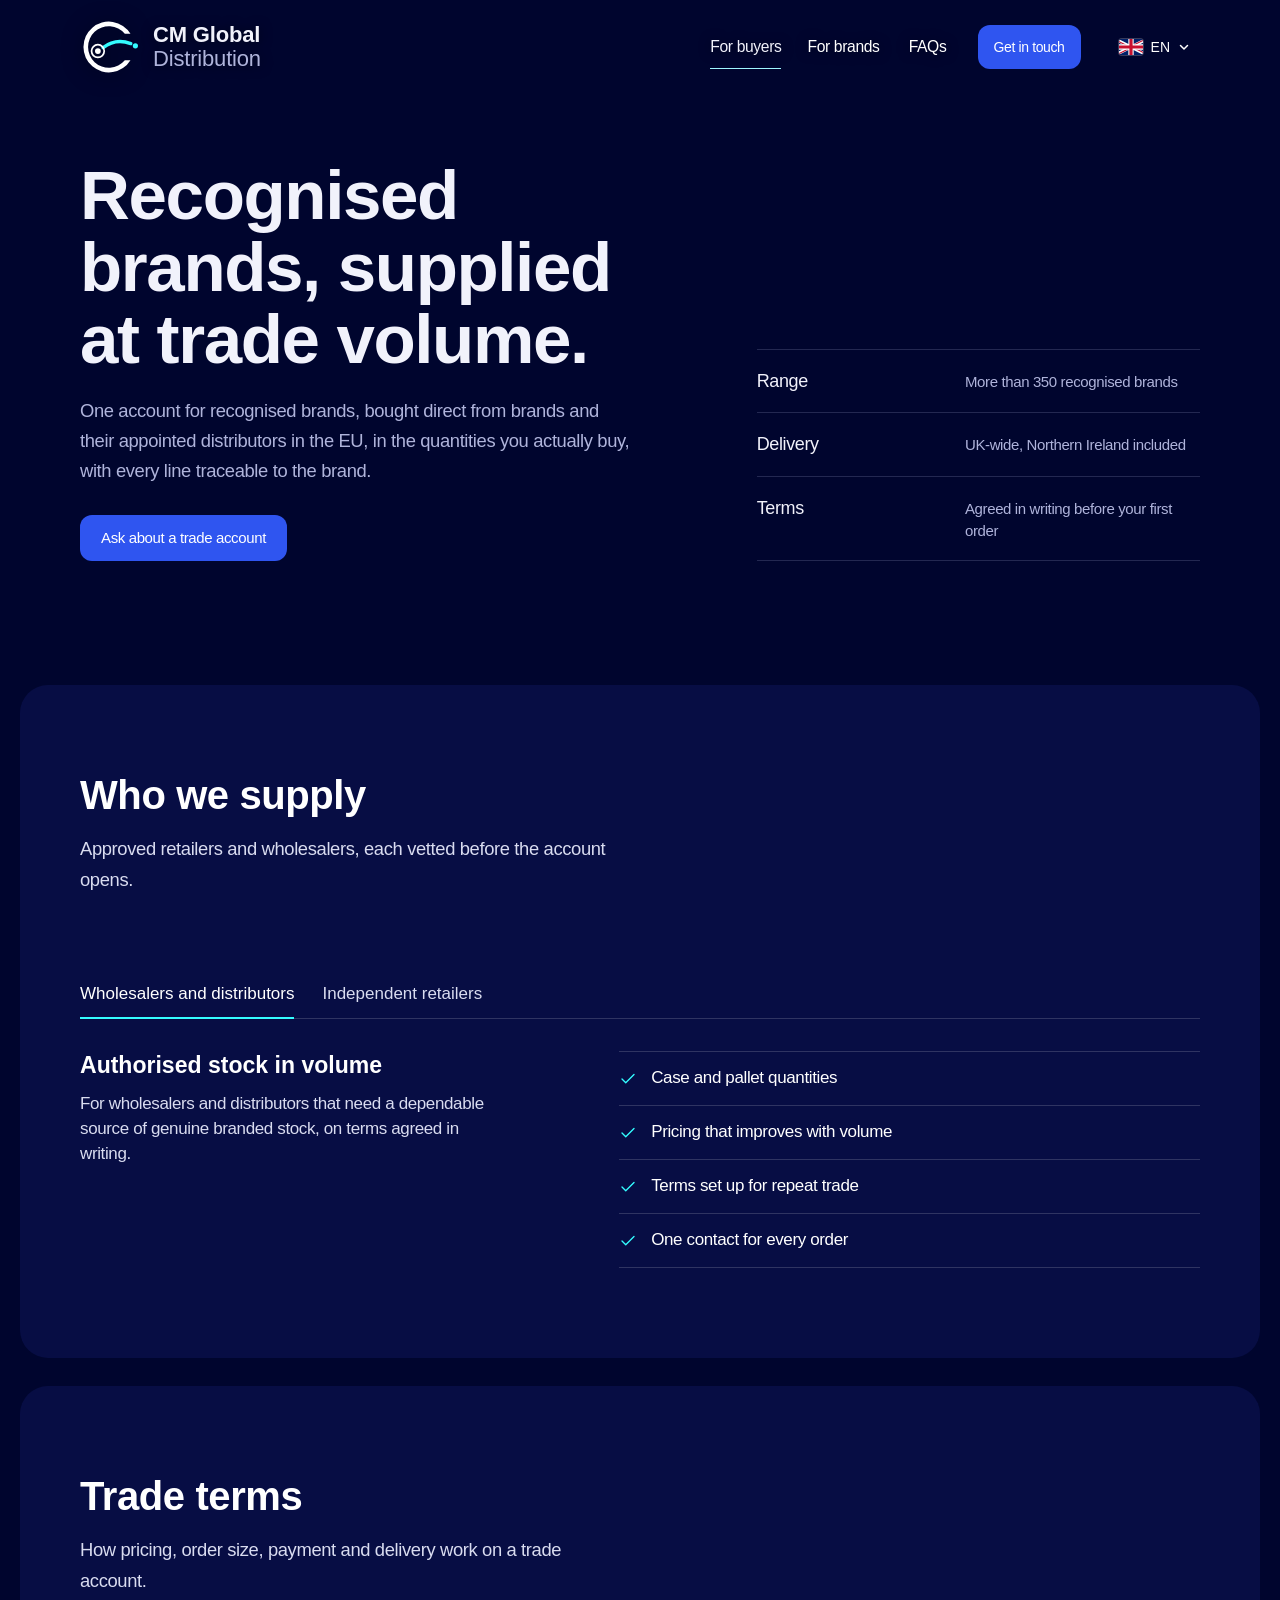
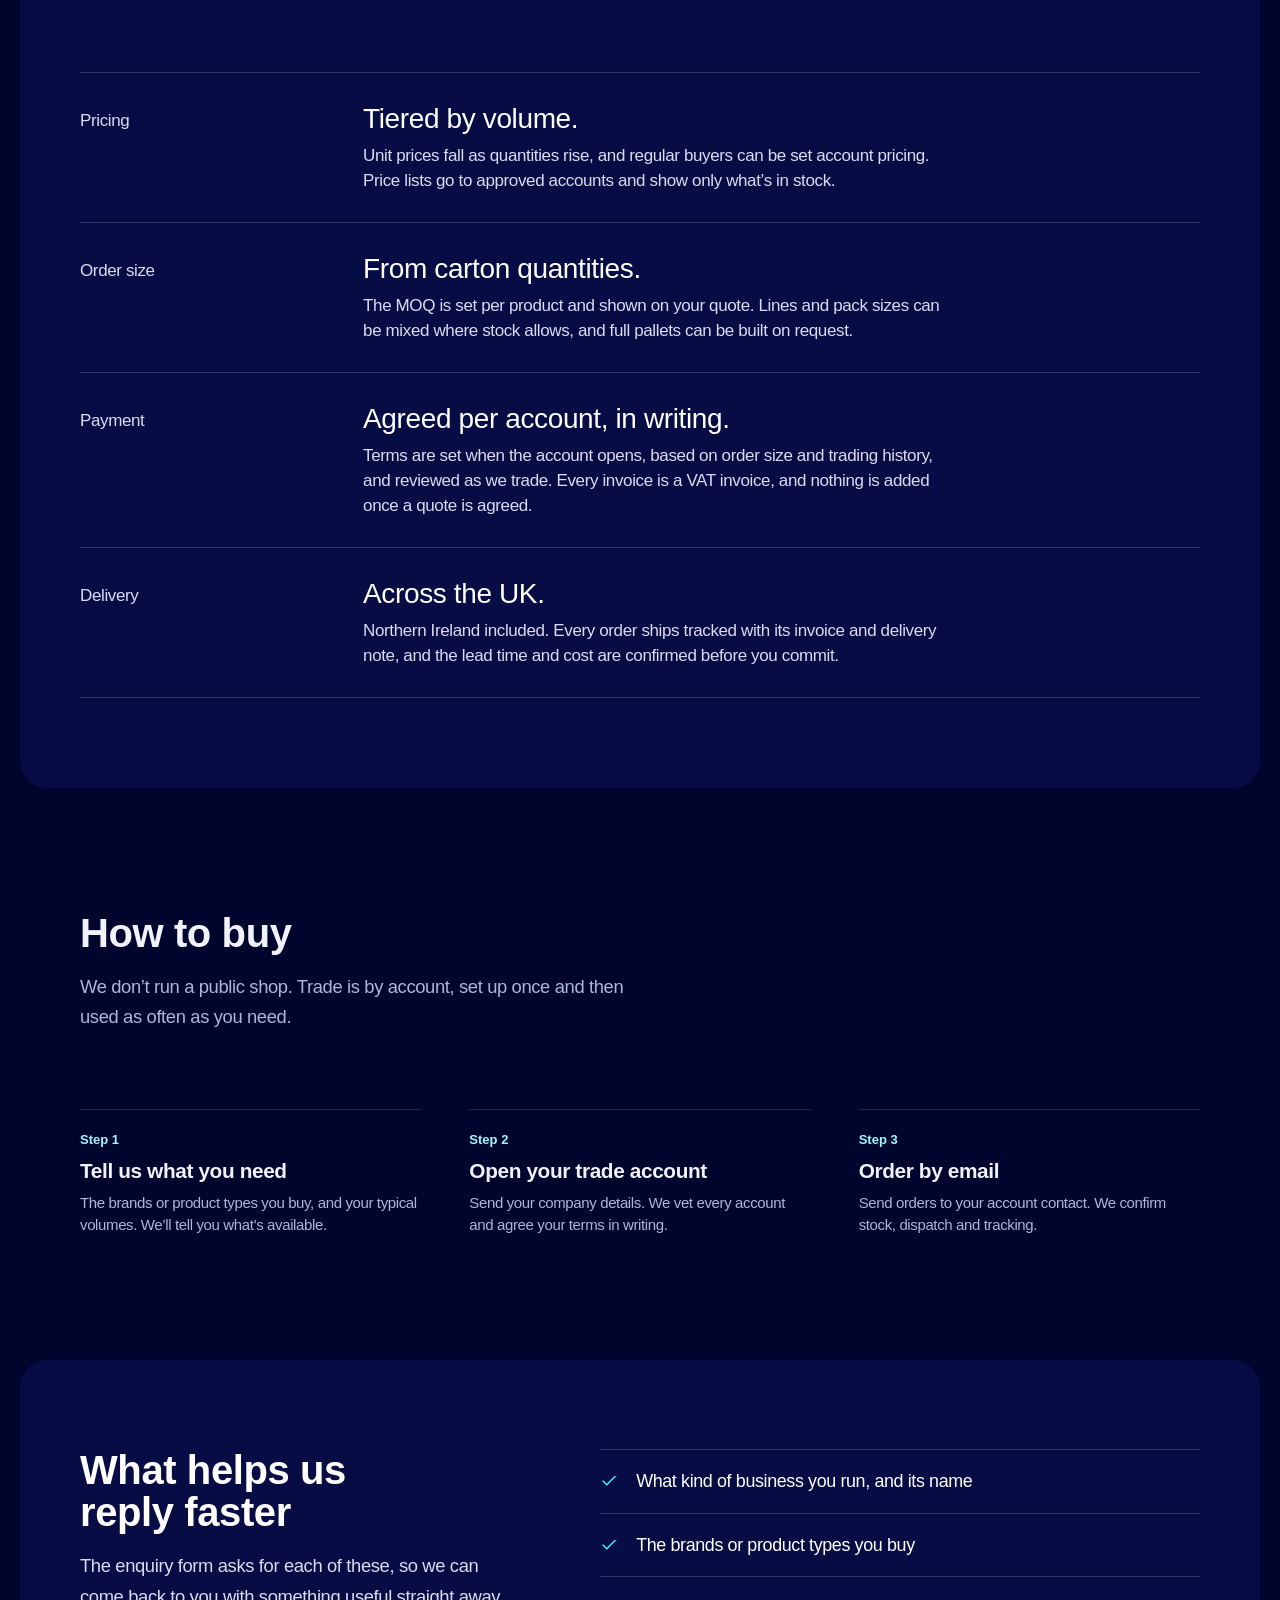
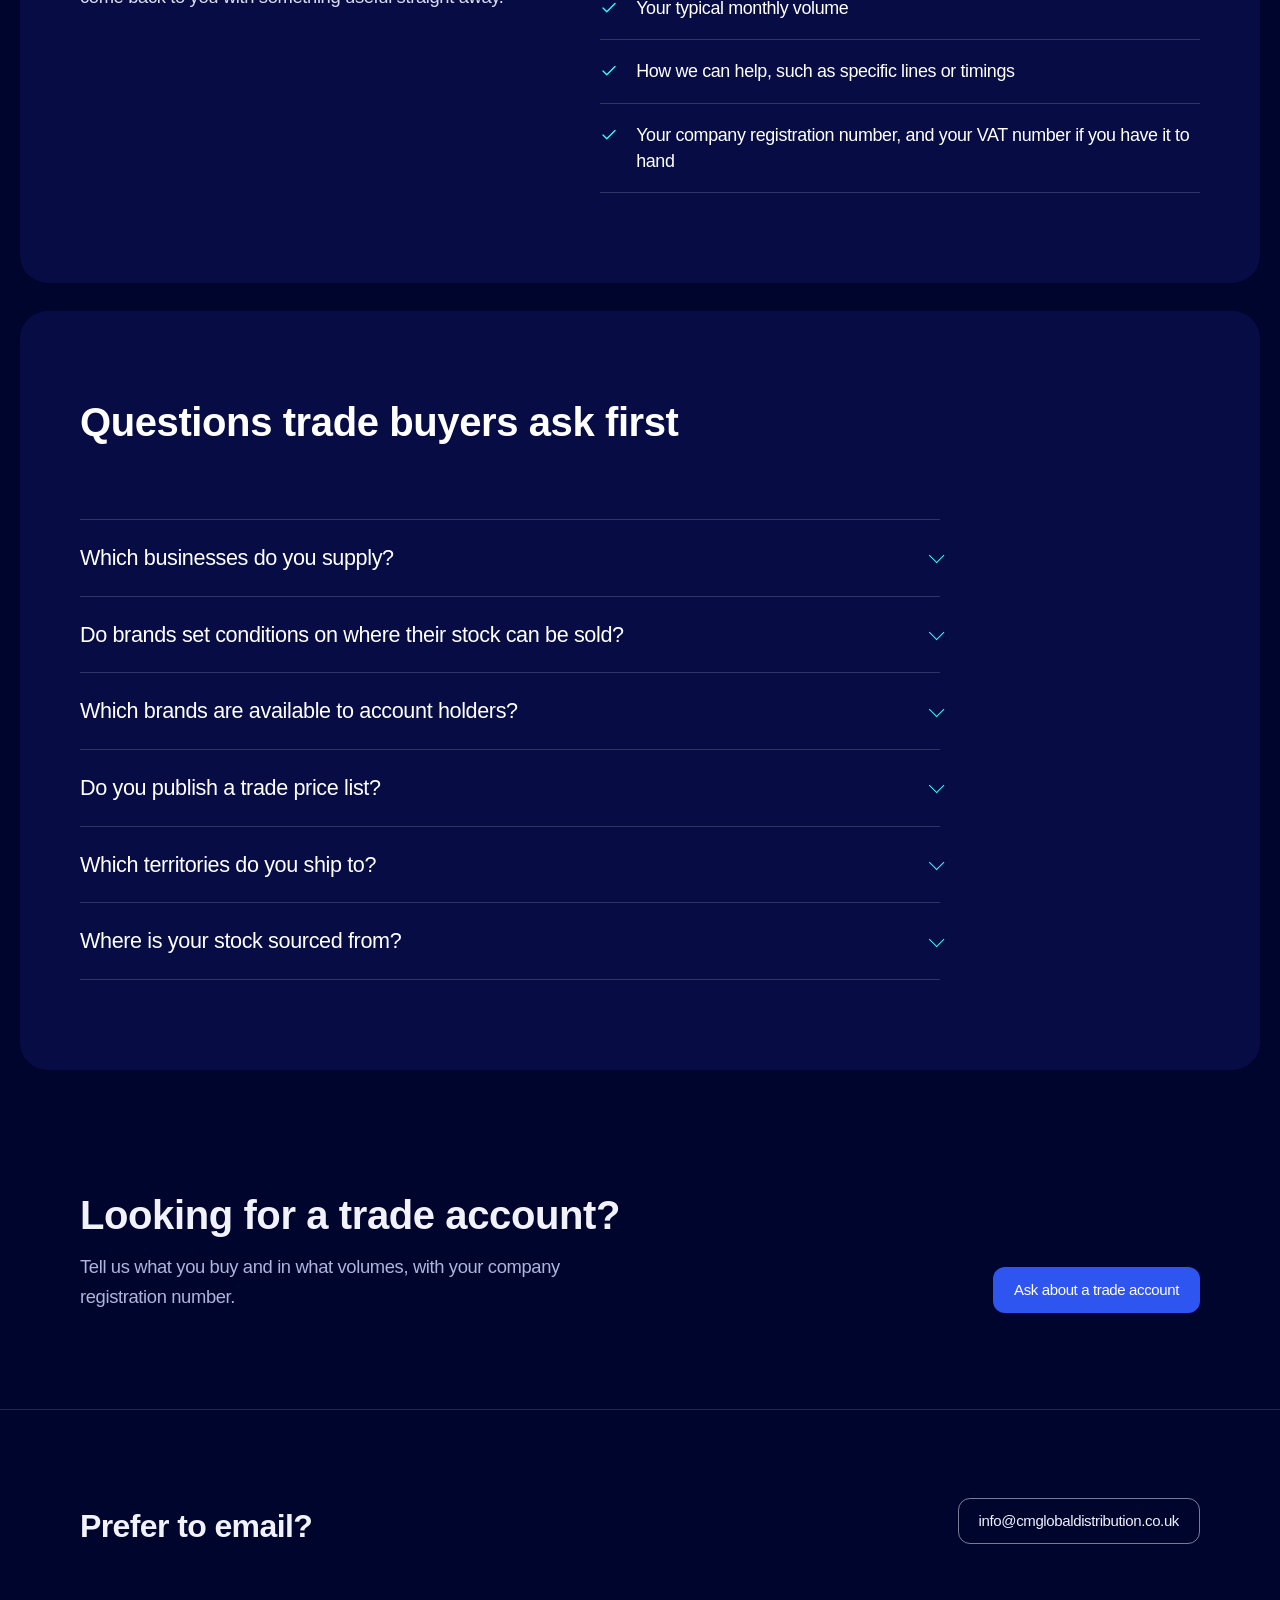
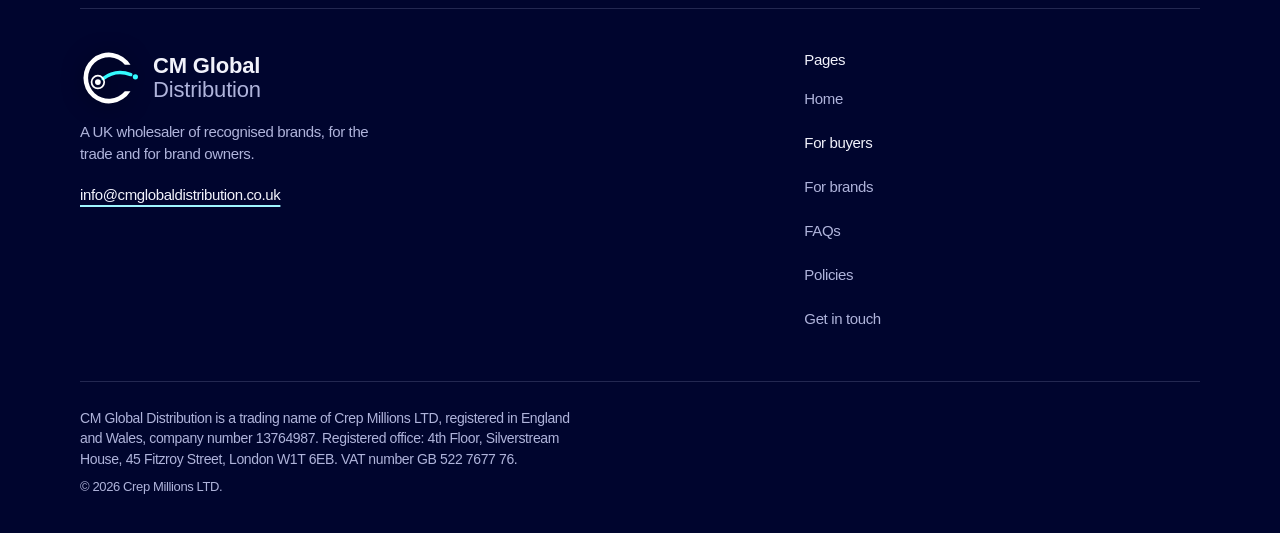
<file: trade.html>
<!doctype html>
<html lang="en">
<head>
  <meta charset="utf-8">
  <meta name="viewport" content="width=device-width, initial-scale=1">
  <title>For trade buyers | CM Global Distribution</title>
  <meta name="description" content="Trade accounts for wholesalers, distributors and retailers: recognised branded stock in trade quantities, delivered across the UK.">
  <meta property="og:type" content="website">
  <meta property="og:site_name" content="CM Global Distribution">
  <meta property="og:title" content="For trade buyers | CM Global Distribution">
  <meta property="og:description" content="Trade accounts for wholesalers, distributors and retailers: recognised branded stock in trade quantities, delivered across the UK.">
  <link rel="canonical" href="https://cmglobaldistribution.co.uk/trade.html">
  <meta property="og:url" content="https://cmglobaldistribution.co.uk/trade.html">
  <meta property="og:image" content="https://cmglobaldistribution.co.uk/assets/brand/link-preview.jpg">
  <meta property="og:image:width" content="1200">
  <meta property="og:image:height" content="630">
  <meta name="twitter:card" content="summary_large_image">
  <meta name="theme-color" content="#00052e">
  <link rel="icon" href="assets/favicon.svg" type="image/svg+xml">
  <link rel="apple-touch-icon" href="assets/apple-touch-icon.png">
  <link rel="stylesheet" href="styles.css">
  <script>try{var l=localStorage.getItem('cm-lang'),d=document.documentElement;if(l&&l!=='en'){d.lang=l;if(l==='ar')d.dir='rtl';d.classList.add('i18n-wait');setTimeout(function(){d.classList.remove('i18n-wait')},2500)}}catch(e){}</script>
</head>
<body>
  <a class="skip" href="#main">Skip to content</a>
  <svg class="sprite" aria-hidden="true" focusable="false"><defs><symbol id="flag-gb" viewBox="0 0 60 30" preserveAspectRatio="xMidYMid slice"><clipPath id="flag-gb-clip"><path d="M30 15h30v15zv15H0zH0V0zV0h30z"/></clipPath><path d="M0 0v30h60V0z" fill="#012169"/><path d="M0 0l60 30m0-30L0 30" stroke="#fff" stroke-width="6"/><path d="M0 0l60 30m0-30L0 30" clip-path="url(#flag-gb-clip)" stroke="#C8102E" stroke-width="4"/><path d="M30 0v30M0 15h60" stroke="#fff" stroke-width="10"/><path d="M30 0v30M0 15h60" stroke="#C8102E" stroke-width="6"/></symbol><symbol id="flag-de" viewBox="0 0 9 6"><rect y="0" width="9" height="2" fill="#000"/><rect y="2" width="9" height="2" fill="#DD0000"/><rect y="4" width="9" height="2" fill="#FFCE00"/></symbol><symbol id="flag-fr" viewBox="0 0 9 6"><rect x="0" width="3" height="6" fill="#002654"/><rect x="3" width="3" height="6" fill="#fff"/><rect x="6" width="3" height="6" fill="#ED2939"/></symbol><symbol id="flag-nl" viewBox="0 0 9 6"><rect y="0" width="9" height="2" fill="#AE1C28"/><rect y="2" width="9" height="2" fill="#fff"/><rect y="4" width="9" height="2" fill="#21468B"/></symbol><symbol id="flag-pl" viewBox="0 0 9 6"><rect y="0" width="9" height="3" fill="#fff"/><rect y="3" width="9" height="3" fill="#DC143C"/></symbol><symbol id="flag-it" viewBox="0 0 9 6"><rect x="0" width="3" height="6" fill="#009246"/><rect x="3" width="3" height="6" fill="#fff"/><rect x="6" width="3" height="6" fill="#CE2B37"/></symbol><symbol id="flag-es" viewBox="0 0 9 6"><rect width="9" height="6" fill="#AA151B"/><rect y="1.5" width="9" height="3" fill="#F1BF00"/></symbol><symbol id="flag-pt" viewBox="0 0 9 6"><rect width="9" height="6" fill="#FF0000"/><rect width="3.6" height="6" fill="#006600"/><circle cx="3.6" cy="3" r="1.05" fill="none" stroke="#FFCC00" stroke-width="0.3"/><path d="M3.1 2.4h1v0.9a0.5 0.5 0 0 1-1 0z" fill="#fff" stroke="#FF0000" stroke-width="0.15"/></symbol><symbol id="flag-cz" viewBox="0 0 9 6"><rect width="9" height="3" fill="#fff"/><rect y="3" width="9" height="3" fill="#D7141A"/><path d="M0 0l4.5 3L0 6z" fill="#11457E"/></symbol><symbol id="flag-ae" viewBox="0 0 9 6"><rect y="0" width="9" height="2" fill="#00732F"/><rect y="2" width="9" height="2" fill="#fff"/><rect y="4" width="9" height="2" fill="#000"/><rect width="2.25" height="6" fill="#FF0000"/></symbol></defs></svg>

  <div class="page-head">
    <header class="site-header">
      <div class="wrap nav">
        <a class="logo" href="index.html" aria-label="CM Global Distribution, home">
          <svg viewBox="0 0 104 100" aria-hidden="true"><path d="M87.51 27A44 44 0 1 0 87.51 73L77.69 73A36 36 0 1 1 77.69 27Z" fill="#fff"/><path d="M40 51Q62 34 88 44" fill="none" stroke="#34fcff" stroke-width="6" stroke-linecap="round"/><circle cx="96" cy="48" r="4.5" fill="#34fcff"/><circle cx="31" cy="57" r="11" fill="none" stroke="#fff" stroke-width="3"/><circle cx="31" cy="57" r="5" fill="#fff"/></svg>
          <span class="logo-text"><span>CM Global</span><span>Distribution</span></span>
        </a>
        <div class="lang-picker">
          <button class="lang-button" type="button" aria-expanded="false" aria-controls="lang-list" aria-label="Choose a language">
            <svg class="flag" aria-hidden="true" focusable="false"><use href="#flag-gb"/></svg><span class="lang-code" translate="no">EN</span><svg class="lang-chevron" viewBox="0 0 12 12" aria-hidden="true" focusable="false"><path d="M2.5 4.5 6 8l3.5-3.5" fill="none" stroke="currentColor" stroke-width="1.5" stroke-linecap="round" stroke-linejoin="round"/></svg>
          </button>
          <ul class="lang-list" id="lang-list" hidden>
            <li><button type="button" data-lang="en" lang="en"><svg class="flag" aria-hidden="true" focusable="false"><use href="#flag-gb"/></svg><span translate="no">English</span></button></li>
            <li><button type="button" data-lang="de" lang="de"><svg class="flag" aria-hidden="true" focusable="false"><use href="#flag-de"/></svg><span translate="no">Deutsch</span></button></li>
            <li><button type="button" data-lang="fr" lang="fr"><svg class="flag" aria-hidden="true" focusable="false"><use href="#flag-fr"/></svg><span translate="no">Français</span></button></li>
            <li><button type="button" data-lang="nl" lang="nl"><svg class="flag" aria-hidden="true" focusable="false"><use href="#flag-nl"/></svg><span translate="no">Nederlands</span></button></li>
            <li><button type="button" data-lang="pl" lang="pl"><svg class="flag" aria-hidden="true" focusable="false"><use href="#flag-pl"/></svg><span translate="no">Polski</span></button></li>
            <li><button type="button" data-lang="it" lang="it"><svg class="flag" aria-hidden="true" focusable="false"><use href="#flag-it"/></svg><span translate="no">Italiano</span></button></li>
            <li><button type="button" data-lang="es" lang="es"><svg class="flag" aria-hidden="true" focusable="false"><use href="#flag-es"/></svg><span translate="no">Español</span></button></li>
            <li><button type="button" data-lang="pt" lang="pt"><svg class="flag" aria-hidden="true" focusable="false"><use href="#flag-pt"/></svg><span translate="no">Português</span></button></li>
            <li><button type="button" data-lang="cs" lang="cs"><svg class="flag" aria-hidden="true" focusable="false"><use href="#flag-cz"/></svg><span translate="no">Čeština</span></button></li>
            <li><button type="button" data-lang="ar" lang="ar"><svg class="flag" aria-hidden="true" focusable="false"><use href="#flag-ae"/></svg><span translate="no">العربية</span></button></li>
          </ul>
        </div>
        <button class="menu-toggle" type="button" aria-expanded="false" aria-controls="menu">Menu</button>
        <nav class="menu" id="menu" aria-label="Main">
          <ul>
            <li><a href="trade.html" aria-current="page">For buyers</a></li>
            <li><a href="brands.html">For brands</a></li>
            <li><a href="faqs.html">FAQs</a></li>
          </ul>
          <a class="btn btn-line" href="contact.html">Get in touch</a>
        </nav>
      </div>
    </header>
    <div class="wrap head-grid">
      <div>
        <h1 class="display">Recognised brands, supplied at trade volume.</h1>
        <p class="lede">One account for recognised brands, bought direct from brands and their appointed distributors in the EU, in the quantities you actually buy, with every line traceable to the brand.</p>
        <div class="actions"><a class="btn btn-signal" href="contact.html?type=trade">Ask about a trade account</a></div>
      </div>
      <dl class="head-facts">
        <div><dt>Range</dt><dd>More than 350 recognised brands</dd></div>
        <div><dt>Delivery</dt><dd>UK-wide, Northern Ireland included</dd></div>
        <div><dt>Terms</dt><dd>Agreed in writing before your first order</dd></div>
      </dl>
    </div>
  </div>

  <main id="main">
    <section class="band band-light">
      <div class="wrap">
        <div class="band-head">
          <h2 class="h2">Who we supply</h2>
          <p class="lede">Approved retailers and wholesalers, each vetted before the account opens.</p>
        </div>
        <div class="tabs" data-tabs>
          <div class="tablist" role="tablist">
            <button type="button" role="tab" id="buyer-tab-0" aria-controls="buyer-panel-0" aria-selected="true">Wholesalers and distributors</button>
            <button type="button" role="tab" id="buyer-tab-1" aria-controls="buyer-panel-1" aria-selected="false" tabindex="-1">Independent retailers</button>
          </div>
          <div class="tab-panel" role="tabpanel" id="buyer-panel-0" aria-labelledby="buyer-tab-0">
            <div><h3 class="h3">Authorised stock in volume</h3><p>For wholesalers and distributors that need a dependable source of genuine branded stock, on terms agreed in writing.</p></div>
            <ul class="ticks">
              <li><svg viewBox="0 0 24 24" fill="none" stroke="currentColor" stroke-width="1.8" stroke-linecap="round" stroke-linejoin="round" aria-hidden="true"><path d="M20 6 9 17l-5-5"/></svg><div><strong>Case and pallet quantities</strong></div></li>
              <li><svg viewBox="0 0 24 24" fill="none" stroke="currentColor" stroke-width="1.8" stroke-linecap="round" stroke-linejoin="round" aria-hidden="true"><path d="M20 6 9 17l-5-5"/></svg><div><strong>Pricing that improves with volume</strong></div></li>
              <li><svg viewBox="0 0 24 24" fill="none" stroke="currentColor" stroke-width="1.8" stroke-linecap="round" stroke-linejoin="round" aria-hidden="true"><path d="M20 6 9 17l-5-5"/></svg><div><strong>Terms set up for repeat trade</strong></div></li>
              <li><svg viewBox="0 0 24 24" fill="none" stroke="currentColor" stroke-width="1.8" stroke-linecap="round" stroke-linejoin="round" aria-hidden="true"><path d="M20 6 9 17l-5-5"/></svg><div><strong>One contact for every order</strong></div></li>
            </ul>
          </div>
          <div class="tab-panel" role="tabpanel" id="buyer-panel-1" aria-labelledby="buyer-tab-1" hidden>
            <div><h3 class="h3">Branded lines for your shop or website</h3><p>For retailers who want recognised brands without going to each brand separately.</p></div>
            <ul class="ticks">
              <li><svg viewBox="0 0 24 24" fill="none" stroke="currentColor" stroke-width="1.8" stroke-linecap="round" stroke-linejoin="round" aria-hidden="true"><path d="M20 6 9 17l-5-5"/></svg><div><strong>A sensible wholesale entry point</strong></div></li>
              <li><svg viewBox="0 0 24 24" fill="none" stroke="currentColor" stroke-width="1.8" stroke-linecap="round" stroke-linejoin="round" aria-hidden="true"><path d="M20 6 9 17l-5-5"/></svg><div><strong>Flexible quantities, line by line</strong></div></li>
              <li><svg viewBox="0 0 24 24" fill="none" stroke="currentColor" stroke-width="1.8" stroke-linecap="round" stroke-linejoin="round" aria-hidden="true"><path d="M20 6 9 17l-5-5"/></svg><div><strong>Genuine stock with no grey-market risk</strong></div></li>
              <li><svg viewBox="0 0 24 24" fill="none" stroke="currentColor" stroke-width="1.8" stroke-linecap="round" stroke-linejoin="round" aria-hidden="true"><path d="M20 6 9 17l-5-5"/></svg><div><strong>Help choosing lines that suit your customers</strong></div></li>
            </ul>
          </div>
        </div>
      </div>
    </section>

    <section class="band band-light">
      <div class="wrap">
        <div class="band-head">
          <h2 class="h2">Trade terms</h2>
          <p class="lede">How pricing, order size, payment and delivery work on a trade account.</p>
        </div>
        <dl class="terms">
          <div class="term"><dt>Pricing</dt><dd><p class="term-lead">Tiered by volume.</p><p>Unit prices fall as quantities rise, and regular buyers can be set account pricing. Price lists go to approved accounts and show only what&rsquo;s in stock.</p></dd></div>
          <div class="term"><dt>Order size</dt><dd><p class="term-lead">From carton quantities.</p><p>The MOQ is set per product and shown on your quote. Lines and pack sizes can be mixed where stock allows, and full pallets can be built on request.</p></dd></div>
          <div class="term"><dt>Payment</dt><dd><p class="term-lead">Agreed per account, in writing.</p><p>Terms are set when the account opens, based on order size and trading history, and reviewed as we trade. Every invoice is a VAT invoice, and nothing is added once a quote is agreed.</p></dd></div>
          <div class="term"><dt>Delivery</dt><dd><p class="term-lead">Across the UK.</p><p>Northern Ireland included. Every order ships tracked with its invoice and delivery note, and the lead time and cost are confirmed before you commit.</p></dd></div>
        </dl>
      </div>
    </section>

    <section class="band">
      <div class="wrap">
        <div class="band-head">
          <h2 class="h2">How to buy</h2>
          <p class="lede">We don&rsquo;t run a public shop. Trade is by account, set up once and then used as often as you need.</p>
        </div>
        <ol class="steps steps-3">
          <li><h3>Tell us what you need</h3><p>The brands or product types you buy, and your typical volumes. We&rsquo;ll tell you what&rsquo;s available.</p></li>
          <li><h3>Open your trade account</h3><p>Send your company details. We vet every account and agree your terms in writing.</p></li>
          <li><h3>Order by email</h3><p>Send orders to your account contact. We confirm stock, dispatch and tracking.</p></li>
        </ol>
      </div>
    </section>

    <section class="band band-light">
      <div class="wrap split">
        <div class="band-head">
          <h2 class="h2">What helps us reply faster</h2>
          <p class="lede">The enquiry form asks for each of these, so we can come back to you with something useful straight away.</p>
        </div>
        <ul class="checklist">
              <li><svg viewBox="0 0 24 24" fill="none" stroke="currentColor" stroke-width="1.8" stroke-linecap="round" stroke-linejoin="round" aria-hidden="true"><path d="M20 6 9 17l-5-5"/></svg><div><strong>What kind of business you run, and its name</strong></div></li>
              <li><svg viewBox="0 0 24 24" fill="none" stroke="currentColor" stroke-width="1.8" stroke-linecap="round" stroke-linejoin="round" aria-hidden="true"><path d="M20 6 9 17l-5-5"/></svg><div><strong>The brands or product types you buy</strong></div></li>
              <li><svg viewBox="0 0 24 24" fill="none" stroke="currentColor" stroke-width="1.8" stroke-linecap="round" stroke-linejoin="round" aria-hidden="true"><path d="M20 6 9 17l-5-5"/></svg><div><strong>Your typical monthly volume</strong></div></li>
              <li><svg viewBox="0 0 24 24" fill="none" stroke="currentColor" stroke-width="1.8" stroke-linecap="round" stroke-linejoin="round" aria-hidden="true"><path d="M20 6 9 17l-5-5"/></svg><div><strong>How we can help, such as specific lines or timings</strong></div></li>
              <li><svg viewBox="0 0 24 24" fill="none" stroke="currentColor" stroke-width="1.8" stroke-linecap="round" stroke-linejoin="round" aria-hidden="true"><path d="M20 6 9 17l-5-5"/></svg><div><strong>Your company registration number, and your VAT number if you have it to hand</strong></div></li>
            </ul>
      </div>
    </section>

    <section class="band band-light">
      <div class="wrap">
        <div class="band-head">
          <h2 class="h2">Questions trade buyers ask first</h2>
        </div>
        <div class="faq">
          <details><summary>Which businesses do you supply?</summary><p>Approved retailers, wholesalers and distributors, each vetted before the account opens. We don&rsquo;t supply consumers, and every order is placed through an approved trade account.</p></details>
          <details><summary>Do brands set conditions on where their stock can be sold?</summary><p>Some do. Where a brand sets conditions on where its stock can be sold, those conditions apply to your account, and we confirm them with your quote before you order.</p></details>
          <details><summary>Which brands are available to account holders?</summary><p>Availability changes with each intake, so we don&rsquo;t publish a brand list. Your price list shows current stock and volumes.</p></details>
          <details><summary>Do you publish a trade price list?</summary><p>Not publicly. Pricing moves with stock and volume, so current price lists are issued to approved accounts. Indicative pricing is often available while an enquiry is being reviewed.</p></details>
          <details><summary>Which territories do you ship to?</summary><p>The whole of the UK, including Northern Ireland. Delivery is quoted with each order.</p></details>
          <details><summary>Where is your stock sourced from?</summary><p>Directly from brands, and from distributors a brand has appointed. If a line can&rsquo;t be traced back to the brand, we don&rsquo;t buy it.</p></details>
        </div>
      </div>
    </section>

    <section class="band band-glow">
      <div class="wrap cta">
        <div>
          <h2 class="h2">Looking for a trade account?</h2>
          <p class="lede" style="margin-top:16px">Tell us what you buy and in what volumes, with your company registration number.</p>
        </div>
        <div class="actions"><a class="btn btn-signal" href="contact.html?type=trade">Ask about a trade account</a></div>
      </div>
    </section>
  </main>

  <footer class="site-footer">
    <div class="wrap">
      <div class="footer-cta">
        <p class="footer-big footer-quiet">Prefer to email?</p>
        <a class="btn btn-line" href="mailto:info@cmglobaldistribution.co.uk">info@cmglobaldistribution.co.uk</a>
      </div>
      <div class="footer-cols">
        <div>
          <a class="logo" href="index.html" aria-label="CM Global Distribution, home">
            <svg viewBox="0 0 104 100" aria-hidden="true"><path d="M87.51 27A44 44 0 1 0 87.51 73L77.69 73A36 36 0 1 1 77.69 27Z" fill="#fff"/><path d="M40 51Q62 34 88 44" fill="none" stroke="#34fcff" stroke-width="6" stroke-linecap="round"/><circle cx="96" cy="48" r="4.5" fill="#34fcff"/><circle cx="31" cy="57" r="11" fill="none" stroke="#fff" stroke-width="3"/><circle cx="31" cy="57" r="5" fill="#fff"/></svg>
            <span class="logo-text"><span>CM Global</span><span>Distribution</span></span>
          </a>
          <p>A UK wholesaler of recognised brands, for the trade and for brand owners.</p>
          <a class="footer-mail" href="mailto:info@cmglobaldistribution.co.uk">info@cmglobaldistribution.co.uk</a>
        </div>
        <nav aria-label="Footer">
          <p class="footer-h">Pages</p>
          <ul>
            <li><a href="index.html">Home</a></li>
            <li><a href="trade.html" aria-current="page">For buyers</a></li>
            <li><a href="brands.html">For brands</a></li>
            <li><a href="faqs.html">FAQs</a></li>
            <li><a href="policies.html">Policies</a></li>
            <li><a href="contact.html">Get in touch</a></li>
          </ul>
        </nav>
      </div>
      <p class="legal">CM Global Distribution is a trading name of Crep Millions LTD, registered in England and Wales, company number <span class="nowrap">13764987</span>. Registered office: 4th Floor, Silverstream House, 45 Fitzroy Street, London W1T 6EB. VAT number <span class="nowrap">GB 522 7677 76</span>.</p>
      <p class="credit">&copy; 2026 Crep Millions LTD.</p>
    </div>
  </footer>

  <a class="btn btn-signal mobile-cta" href="contact.html">Get in touch</a>
  <script src="i18n.js"></script>
  <script src="site.js"></script>
</body>
</html>
</file>
<file: styles.css>
/* CM Global Distribution. The design follows the owner-approved direction of October 2026:
   Apple's system font, a menu with no bar, flat surfaces separated by tone (no glass, glow,
   gradient or cast shadow), 28px panel corners, flat buttons, plain coloured-word labels. */
:root {
  --cyan-soft: #9ff6ff;      /* cyan for text and numerals: readable where full cyan glares */
  --field: #030a3a;          /* form field fill */
  --field-line: rgba(175, 180, 219, 0.3);
  --ink: #00052e;
  --signal: #0428cb;
  --signal-hover: #1a3de4;
  --cta: #2f55f0;            /* the one button blue: white text on it 5.7:1, and 3.5:1 against the page */
  --cta-hover: #3a5ff7;
  --surface-1: color-mix(in srgb, var(--panel) 93%, transparent);  /* a band: one step lighter than the page */
  --surface-2: #121b66;                /* a card on a band: one step lighter again */
  --cyan: #34fcff;          /* atmosphere only: globe glow and routes */
  --halo: #afb4db;
  --carbon: #ffffff;         /* strong text */
  --slate: #d9dcf0;          /* secondary text on a panel */
  --fog: #d9dcf0;
  --silver: rgba(255, 255, 255, 0.16);  /* hairlines on a panel */
  --on-ink: #f1f2fb;
  --on-ink-soft: #afb4db;
  --line-ink: rgba(175, 180, 219, 0.2);
  --error-dark: #ff9a9a;
  --error-light: #c62828;

  /* Apple's system font: SF Pro on Apple devices, from the visitor's own system (Apple's
     licence forbids self-hosting it); Segoe UI on Windows, Roboto on Android */
  --display: -apple-system, BlinkMacSystemFont, 'SF Pro Display', 'Segoe UI', Roboto, 'Helvetica Neue', Arial, sans-serif;
  --body: -apple-system, BlinkMacSystemFont, 'SF Pro Text', 'Segoe UI', Roboto, 'Helvetica Neue', Arial, sans-serif;

  --gutter: clamp(20px, 4vw, 40px);
  --section: clamp(64px, 8vw, 96px);

  /* Colours used in a single role */
  --white: #ffffff;          /* pure white: button text, active labels */
  --black: #000000;          /* shadow base */
  --menu-solid: #030834;     /* solid menus and pop-ups */
  --panel: #080e46;          /* panel base; --surface-1 is this at 93% */
  --deep: #06105a;           /* one step above the page, for flow boxes and hovers */
  --placeholder: #7c81aa;    /* form placeholder text */
  --route-dot: #eaffff;      /* route stop centre */
  --sheet: #f4f5fc;          /* paper of the route documents */
  --sheet-ink: #1a2060;      /* ink on the route documents */
  --error-text: #ffc4c4;     /* error message text */
  --success-text: #b8f0d4;   /* success message text */
  --success: #78dcaa;        /* success message tint */
  --leak-text: #ffd2d2;      /* text on the leaking supply chain */
  --nav-port: #ff4d5e;       /* plane port light (sent animation) */
  --nav-starboard: #3dff9a;  /* plane starboard light (sent animation) */
}

* { box-sizing: border-box; }

html { color-scheme: dark; }

body {
  margin: 0;
  font-family: var(--body);
  font-weight: 400;
  font-size: 17px;
  line-height: 1.47;
  letter-spacing: -0.022em;
  color: var(--on-ink);
  background: var(--ink);
  -webkit-font-smoothing: antialiased;
}

h1, h2, h3, h4, dt { margin: 0; font-weight: 300; overflow-wrap: break-word; }
.footer-mail, .contact-direct a, .policy a, .footer-cols p { overflow-wrap: anywhere; }
p, ul, ol, dl, dd { margin: 0; }
a { color: inherit; }
svg { display: block; }
strong { font-weight: 400; }

:focus-visible { outline: 2px solid var(--halo); outline-offset: 3px; border-radius: 2px; }
.band-light :focus-visible { outline-color: var(--cyan); }

.wrap { width: 100%; max-width: 1200px; margin-inline: auto; padding-inline: var(--gutter); }

.skip { position: absolute; left: 12px; top: -60px; z-index: 60; padding: 10px 16px; border-radius: 12px; background: var(--signal); color: var(--white); text-decoration: none; }
.skip:focus { top: 12px; }

/* Type */
.display {
  font-family: var(--display);
  font-weight: 600;
  font-size: clamp(2.6rem, 5.4vw, 4.4rem);
  line-height: 1.04;
  letter-spacing: -0.02em;
  text-wrap: balance;
}

.h2 {
  font-family: var(--display);
  font-weight: 600;
  font-size: clamp(2rem, 3.4vw, 2.5rem);
  line-height: 1.05;
  letter-spacing: -0.01em;
  text-wrap: balance;
}

.h3 {
  font-family: var(--display);
  font-weight: 600;
  font-size: clamp(1.25rem, 1.8vw, 1.5rem);
  line-height: 1.25;
  letter-spacing: 0;
}

.lede { font-size: 1.15rem; line-height: 1.65; max-width: 54ch; color: var(--on-ink-soft); }

/* Labels: a plain coloured word, like Apple's "New" marker; no capitals, no typewriter face */
.mono {
  font-family: var(--body);
  font-weight: 600;
  letter-spacing: 0;
  font-size: 0.8125rem;
  color: var(--cyan-soft);
}

/* Buttons: one flat blue; the secondary is a clean outline with nothing behind it */
.btn {
  display: inline-flex;
  align-items: center;
  justify-content: center;
  min-height: 46px;
  padding: 0 20px;
  border: 1px solid transparent;
  border-radius: 12px;
  font: inherit;
  font-weight: 500;
  font-size: 0.9375rem;
  text-decoration: none;
  cursor: pointer;
  transition: background-color 0.15s ease, border-color 0.15s ease, color 0.15s ease;
}
.btn-signal, .menu .btn-line { background: var(--cta); color: var(--white); border-color: transparent; text-shadow: none; }
.btn-signal:hover, .menu .btn-line:hover { background: var(--cta-hover); }
.btn-line { background: transparent; border-color: color-mix(in srgb, var(--on-ink) 50%, transparent); color: var(--on-ink); }
.btn-line:hover { border-color: var(--white); background: color-mix(in srgb, var(--white) 6%, transparent); }
.menu .btn-line { border: 0; }
.btn[disabled] { opacity: 0.55; cursor: progress; }

.text-link { color: var(--on-ink); text-decoration: underline; text-decoration-color: color-mix(in srgb, var(--cyan-soft) 70%, transparent); text-decoration-thickness: 2px; text-underline-offset: 6px; }
.band-light .text-link { color: var(--carbon); }

/* Header */
.site-header { position: fixed; left: 0; right: 0; top: 0; z-index: 50; }
html { scroll-padding-top: 112px; }
.nav { display: flex; align-items: center; gap: 28px; padding-block: 20px; }
.logo { display: inline-flex; align-items: center; min-height: 44px; gap: 13px; margin-right: auto; font-family: var(--display); font-weight: 400; font-size: 1.125rem; letter-spacing: -0.01em; text-decoration: none; color: var(--on-ink); }
.logo svg { width: 60px; height: 58px; flex: none; }
.logo-text { display: grid; line-height: 1.08; font-family: var(--display); font-size: 22px; } /* px: the logo keeps its size when text is enlarged */
.logo-text span:first-child { font-weight: 600; color: var(--on-ink); }
.logo-text span:last-child { font-weight: 400; color: var(--on-ink-soft); }
.menu { display: flex; align-items: center; gap: 28px; }
.menu ul { display: flex; gap: 26px; list-style: none; padding: 0; }
.menu ul a { display: inline-flex; align-items: center; justify-content: center; min-height: 44px; min-width: 44px; font-size: 0.98rem; font-weight: 500; color: var(--white); text-decoration: none; padding-block: 0; border-bottom: 1px solid transparent; }
.menu ul a:hover { color: var(--cyan-soft); }
.menu ul a[aria-current="page"] { color: var(--on-ink); border-bottom-color: var(--cyan-soft); }
.menu .btn { min-height: 44px; padding: 0 16px; font-size: 0.875rem; }
.menu-toggle { display: none; min-height: 44px; padding: 0 18px; border: 1px solid color-mix(in srgb, var(--halo) 45%, transparent); border-radius: 12px; background: transparent; color: var(--on-ink); font: inherit; font-weight: 400; cursor: pointer; }
/* The menu has no bar: logo and links sit straight on the page, lifted by bright, slightly
   heavier type, with "Get in touch" the one solid control. Once scrolled it becomes a solid
   navy band, so text passing beneath never reads through. */
.site-header .nav {
  position: relative;
  padding: 18px max(var(--gutter), calc((100vw - 1200px) / 2 + var(--gutter)));
  max-width: none;
  transition: background-color 0.3s ease, box-shadow 0.3s ease;
}
.site-header:not(.is-compact) .nav { text-shadow: 0 1px 12px color-mix(in srgb, var(--black) 55%, transparent); }
.site-header.is-compact .nav { padding-block: 8px; background: color-mix(in srgb, var(--ink) 92%, transparent); box-shadow: 0 1px 0 color-mix(in srgb, var(--halo) 14%, transparent); -webkit-backdrop-filter: blur(16px); backdrop-filter: blur(16px); }
.site-header.is-compact .logo svg { width: 42px; height: 40px; }
.site-header.is-compact .logo-text { font-size: 18px; }
.logo svg { filter: drop-shadow(0 2px 10px color-mix(in srgb, var(--black) 50%, transparent)); }

/* Home: pinned globe scene */
.globe-stage { position: fixed; left: 0; right: 0; top: 0; height: 100vh; height: 100lvh; z-index: 0; pointer-events: none; }
.globe-stage canvas { position: absolute; inset: 0; width: 100%; height: 100%; opacity: 0; transition: opacity 1.2s ease; }
.globe-stage.is-ready canvas { opacity: 1; }
.home .scene, .home main, .home .site-footer { position: relative; z-index: 1; }
.home .band-glow { background: linear-gradient(180deg, color-mix(in srgb, var(--ink) 35%, transparent), color-mix(in srgb, var(--ink) 70%, transparent)); }
.scene { position: relative; --reveal: 0; }
.scene-sticky { position: relative; height: 100vh; height: 100svh; min-height: 560px; max-height: 1100px; overflow: hidden; }


.scene-top {
  position: absolute; inset: 0 0 auto; height: 220px; pointer-events: none;
  background: linear-gradient(180deg, color-mix(in srgb, var(--ink) 92%, transparent) 0%, color-mix(in srgb, var(--ink) 60%, transparent) 45%, color-mix(in srgb, var(--ink) 0%, transparent) 100%);
}

/* Hero: the headline sits large straight on the globe, with no card around it. A soft navy
   fade from the left edge and the bottom keeps the words readable over the city lights, and
   leaves London and the routes clear on the right. */
.scene-shade {
  position: absolute; inset: 0; pointer-events: none;
  background:
    linear-gradient(90deg, color-mix(in srgb, var(--ink) 88%, transparent), color-mix(in srgb, var(--ink) 30%, transparent) 60%, color-mix(in srgb, var(--ink) 0%, transparent) 80%),
    linear-gradient(0deg, color-mix(in srgb, var(--ink) 94%, transparent), color-mix(in srgb, var(--ink) 60%, transparent) 30%, color-mix(in srgb, var(--ink) 0%, transparent) 55%);
}
.scene-copy {
  position: absolute; bottom: clamp(24px, 5vh, 48px);
  left: max(var(--gutter), calc((100vw - 1200px) / 2 + var(--gutter)));
  width: min(1200px, calc(100% - 2 * var(--gutter))); max-width: calc(1200px - 2 * var(--gutter));
  padding-inline: 0; /* its left edge lines up with the page's content column */
  transform: translateY(calc(var(--reveal) * -70px));
  opacity: calc(1 - var(--reveal) * 1.6);
}
/* Hero headline: "Authorised" on its own line above "branded stock.", in one colour. It lands
   light, then settles bold (reveal.js); "branded stock." stays light. The letters animate in as
   separate pieces, which can't be kerned against each other, so kerning is off: with it on, the
   words tightened by 2-3px as they rejoined and the headline visibly snapped. */
.hero-title { margin-top: 0; font-size: clamp(3.2rem, 8.4vw, 7rem); line-height: 0.95; letter-spacing: -0.04em; font-kerning: none; text-wrap: balance; }
.hero-word, .hero-main { display: block; letter-spacing: -0.02em; }
.hero-word { width: fit-content; font-weight: 600; transition: font-weight 1.6s cubic-bezier(0.22, 1, 0.36, 1); }
.hero-word.is-arriving, .hero-main { font-weight: 300; }
@media (prefers-reduced-motion: reduce) { .hero-word { transition: none; } }

/* Under it: two short lines, then a route for each kind of visitor */
.hero-offer { margin-top: clamp(20px, 3vh, 30px); }
.scene-copy .lede { margin: 0; max-width: none; font-size: clamp(1.125rem, 1.55vw, 1.4rem); line-height: 1.45; color: var(--white); }
.scene-copy .lede span { display: block; color: color-mix(in srgb, var(--on-ink) 72%, transparent); }
.scene-copy .routes { display: flex; flex-wrap: wrap; gap: 14px; margin-top: 30px; }
.route {
  display: flex; align-items: center; justify-content: space-between; gap: 22px;
  min-width: 290px; min-height: 64px; padding: 14px 20px 14px 22px; border-radius: 16px;
  color: var(--white); text-decoration: none; border: 1px solid transparent;
  transition: background-color 0.2s ease, border-color 0.2s ease;
}
.route span { display: grid; gap: 2px; }
.route small { font-size: 0.8125rem; color: var(--white); }
.route b { font-weight: 500; font-size: 1.0625rem; }
.route svg { width: 20px; height: 20px; flex: none; transition: transform 0.2s ease; }
.route:hover svg { transform: translateX(3px); }
[dir="rtl"] .route svg { transform: scaleX(-1); }
[dir="rtl"] .route:hover svg { transform: scaleX(-1) translateX(3px); }
.route-trade { background: var(--cta); text-shadow: none; }
.route-trade:hover { background: var(--cta-hover); }
.route-brand { border-color: color-mix(in srgb, var(--on-ink) 50%, transparent); }
.route-brand:hover { border-color: var(--white); background: color-mix(in srgb, var(--white) 6%, transparent); }
@media (max-width: 640px) { .route { min-width: 0; width: 100%; } }

/* Home intro: who we are, next to the hero */

.actions { display: flex; flex-wrap: wrap; gap: 12px; margin-top: 30px; }

/* Bands */
.band { padding-block: var(--section); }
/* A panel: one flat tone lighter than the page, with 28px corners and no glass, sheen or
   shadow. Text colours are swapped by redefining the palette names inside it. */
.band-light {
  position: relative;
  margin: clamp(12px, 2.2vw, 30px) clamp(10px, 1.6vw, 20px);
  border-radius: 28px;
  padding-block: clamp(56px, 7vw, 92px) !important;
  background: var(--surface-1);
  isolation: isolate;
  color: var(--white);
}
.band-light > * { position: relative; z-index: 1; }
/* Icons and the selected-tab line use cyan on the panels, where the royal blue would be too faint */
.band-light .ticks svg,
.band-light .checklist svg { color: var(--cyan); }
.band-light .tablist [role="tab"][aria-selected="true"] { border-bottom-color: var(--cyan); }
.band-light .faq summary::after { border-color: var(--cyan); }

.page-head { padding-top: 96px; padding-bottom: clamp(40px, 5vw, 64px); }
.band-light .lede, .band-light .muted { color: var(--slate); }
.band-light .mono { color: var(--fog); }
.band-glow { background: var(--ink); }
.band-head { max-width: 760px; margin-bottom: clamp(40px, 6vw, 76px); }
.band-head .lede { margin-top: 18px; }

/* Two audiences: columns split by a hairline */
.audiences { display: grid; grid-template-columns: repeat(2, minmax(0, 1fr)); border-top: 1px solid var(--silver); }
.audience { display: flex; flex-direction: column; padding: 36px 40px 8px 0; }
.audience + .audience { padding: 36px 0 8px 40px; border-left: 1px solid var(--silver); }
.audience .h3 { max-width: 22ch; text-wrap: balance; }
@media (max-width: 640px) { .audience .h3 { max-width: none; font-size: 1.5625rem; } } /* a touch smaller, so "distributors and retailers" holds together on one line */
.audience > p { margin-top: 14px; color: var(--slate); max-width: 44ch; }
.ticks { list-style: none; padding: 0; margin-top: 24px; border-top: 1px solid var(--line-ink); }
.ticks li { display: grid; grid-template-columns: 20px 1fr; gap: 12px; padding-block: 14px; border-bottom: 1px solid var(--line-ink); }
.ticks svg { width: 18px; height: 18px; margin-top: 4px; color: var(--halo); }
.ticks strong { display: block; color: var(--on-ink); }
.ticks span { color: var(--on-ink-soft); font-size: 1rem; }
.band-light .ticks, .band-light .ticks li { border-color: var(--silver); }
.band-light .ticks strong { color: var(--carbon); }
.band-light .ticks span { color: var(--slate); }
.audience .btn, .audience .text-link { margin-top: 28px; }

/* Range table */

/* Numbered process: a real sequence, open on hairlines rather than three boxes */
.steps { list-style: none; padding: 0; counter-reset: step; display: grid; grid-template-columns: repeat(4, minmax(0, 1fr)); gap: clamp(24px, 4vw, 48px); }
.steps li { counter-increment: step; padding: 20px 0 0; border-top: 1px solid var(--line-ink); }
.steps li::before { content: 'Step ' counter(step); display: block; font-family: var(--body); font-weight: 600; letter-spacing: 0; font-size: 0.8125rem; color: var(--cyan-soft); }
.steps h3 { margin-top: 10px; font-family: var(--display); font-weight: 600; font-size: 1.3rem; line-height: 1.2; }
.steps p { margin-top: 8px; color: var(--on-ink-soft); font-size: 0.9375rem; }

.steps-3 { grid-template-columns: repeat(3, minmax(0, 1fr)); }

/* Split and checklist (inner pages) */
.split { display: grid; grid-template-columns: minmax(0, 0.85fr) minmax(0, 1.15fr); gap: clamp(32px, 6vw, 96px); align-items: start; }
.checklist { list-style: none; padding: 0; border-top: 1px solid var(--silver); }
.checklist li { display: grid; grid-template-columns: 22px 1fr; gap: 14px; padding-block: 18px; border-bottom: 1px solid var(--silver); }
.checklist svg { width: 18px; height: 18px; margin-top: 4px; color: var(--signal); }
.checklist strong { display: block; font-family: var(--display); font-weight: 400; font-size: 1.12rem; color: var(--carbon); }
.checklist span { color: var(--slate); }
/* On the plain dark band the light-card colours would vanish, so use the dark-surface ones */
.band:not(.band-light) .checklist { border-top-color: color-mix(in srgb, var(--white) 16%, transparent); }
.band:not(.band-light) .checklist li { border-bottom-color: color-mix(in srgb, var(--white) 16%, transparent); }
.band:not(.band-light) .checklist strong { color: var(--on-ink); }
.band:not(.band-light) .checklist span { color: var(--on-ink-soft); }
.band:not(.band-light) .checklist svg { color: var(--cyan); }

/* CTA band */
.cta { display: grid; grid-template-columns: minmax(0, 1.3fr) auto; gap: 40px; align-items: end; }
.cta .actions { margin-top: 0; }

/* Inner page header */
.page-head { background: var(--ink); padding-bottom: clamp(56px, 8vw, 96px); }
.page-head .display { max-width: 16ch; margin-top: clamp(28px, 5vw, 72px); }
.page-head .lede { margin-top: 20px; }

/* FAQs */
.faq { max-width: 860px; border-top: 1px solid var(--silver); }
.faq details { border-bottom: 1px solid var(--silver); }
.faq summary { display: flex; justify-content: space-between; align-items: center; gap: 24px; padding-block: 22px; font-family: var(--display); font-weight: 300; font-size: 1.35rem; line-height: 1.47; color: var(--carbon); cursor: pointer; list-style: none; }
.faq summary::-webkit-details-marker { display: none; }
@media (hover: hover) { .faq summary:hover { color: var(--cyan-soft); } } /* not on touch, where it would stick after a tap */
.faq summary::after { content: ''; flex: none; width: 10px; height: 10px; border-right: 1.5px solid var(--signal); border-bottom: 1.5px solid var(--signal); transform: rotate(45deg) translateY(-3px); transition: transform 0.36s cubic-bezier(0.22, 1, 0.36, 1); }
.faq details[open]:not(.is-closing) summary::after { transform: rotate(-135deg) translateY(-3px); }
.faq details p { padding-bottom: 24px; max-width: 62ch; color: var(--slate); }

/* Contact */
.contact-page { padding-top: 96px; background: var(--ink); padding-bottom: var(--section); }
.contact-intro { padding-top: clamp(32px, 6vw, 72px); padding-bottom: 40px; text-align: center; }
.contact-intro .display { max-width: none; }
.contact-intro .lede { margin: 18px auto 0; }
.facts { list-style: none; margin: 26px auto 0; padding: 0; display: flex; flex-wrap: wrap; justify-content: center; gap: 10px; }
.facts li { display: inline-flex; align-items: center; gap: 8px; padding: 0 6px; font-family: var(--body); font-weight: 600; letter-spacing: 0; font-size: 0.8125rem; color: var(--cyan-soft); }
.facts svg { width: 14px; height: 14px; color: var(--halo); }

.form { max-width: 880px; margin-inline: auto; padding: clamp(24px, 4vw, 40px); display: grid; gap: 22px; background: var(--ink); border: 1px solid var(--line-ink); border-radius: 28px; }
.form-row { display: grid; grid-template-columns: repeat(2, minmax(0, 1fr)); gap: 18px; }
.field { display: grid; gap: 8px; align-content: start; }
.field label { font-size: 0.875rem; font-weight: 400; color: var(--on-ink); }
.req { color: var(--halo); }
.field input, .field select, .field textarea {
  width: 100%; min-height: 48px; padding: 12px 14px;
  background: var(--field); color: var(--on-ink);
  border: 1px solid var(--field-line); border-radius: 12px;
  font: inherit; font-weight: 300; font-size: 1rem;
}
.field textarea { min-height: 150px; resize: vertical; }
.field input::placeholder { color: var(--placeholder); }
.field input:focus-visible, .field select:focus-visible, .field textarea:focus-visible { outline: 2px solid var(--halo); outline-offset: 0; border-color: transparent; }
.field select {
  padding-right: 40px; appearance: none; cursor: pointer;
  background-image: linear-gradient(45deg, transparent 50%, var(--halo) 50%), linear-gradient(135deg, var(--halo) 50%, transparent 50%);
  background-position: calc(100% - 20px) 50%, calc(100% - 14px) 50%;
  background-size: 6px 6px; background-repeat: no-repeat;
}
.field [aria-invalid="true"] { border-color: var(--error-dark); }
.hint { font-size: 0.8125rem; color: var(--on-ink-soft); }
.error { font-size: 0.8125rem; color: var(--error-dark); font-weight: 400; }
.error:empty { display: none; }
.side-picker { margin: 0; padding: 0; border: 0; min-width: 0; }
.side-picker legend { padding: 0; margin-bottom: 10px; font-size: 0.875rem; font-weight: 400; color: var(--on-ink); }
.segmented { display: grid; grid-template-columns: repeat(2, minmax(0, 1fr)); gap: 10px; }
/* each hidden radio lies exactly over its own card, so pointing tools land on the right choice */
.segmented input { grid-row: 1; margin: 0; width: 100%; height: 100%; opacity: 0; cursor: pointer; z-index: 1; }
.segmented label { grid-row: 1; }
#side-trade, #side-trade + label { grid-column: 1; }
#side-brand, #side-brand + label { grid-column: 2; }
.segmented label { display: block; padding: 16px 18px; border: 1px solid var(--field-line); border-radius: 12px; background: var(--field); cursor: pointer; font-weight: 400; color: var(--on-ink); transition: border-color 0.15s ease, background-color 0.15s ease; }
.segmented label span { display: block; margin-top: 2px; font-size: 0.875rem; font-weight: 300; color: var(--on-ink-soft); }
.segmented label:hover, .segmented input:hover + label { border-color: var(--halo); }
.segmented input:checked + label { border-color: var(--signal); background: color-mix(in srgb, var(--signal) 28%, transparent); }
.segmented input:focus-visible + label { outline: 2px solid var(--halo); outline-offset: 2px; }
.side-fields { display: grid; gap: 22px; }
.side-fields[hidden], [data-side][hidden] { display: none; }
.btn-block { width: 100%; min-height: 52px; font-size: 1rem; }
.form-status { padding: 14px 16px; border-radius: 12px; font-weight: 400; }
.form-status:empty { display: none; }
.form-status.is-error { background: color-mix(in srgb, var(--error-dark) 10%, transparent); color: var(--error-text); border: 1px solid color-mix(in srgb, var(--error-dark) 30%, transparent); }
.form-status.is-success { background: color-mix(in srgb, var(--success) 10%, transparent); color: var(--success-text); border: 1px solid color-mix(in srgb, var(--success) 30%, transparent); }

/* Footer */
.site-footer { background: var(--ink); border-top: 1px solid var(--line-ink); padding-block: clamp(56px, 8vw, 88px) 36px; font-size: 0.9375rem; color: var(--on-ink-soft); }
.footer-cta .btn { max-width: 100%; overflow-wrap: anywhere; text-align: center; padding-block: 10px; }
.footer-cta { display: flex; flex-wrap: wrap; justify-content: space-between; align-items: end; gap: 28px; padding-bottom: clamp(40px, 6vw, 64px); border-bottom: 1px solid var(--line-ink); }
.footer-big { min-width: 0; overflow-wrap: break-word; font-family: var(--display); font-weight: 600; font-size: clamp(2.2rem, 4.6vw, 3.6rem); line-height: 1.08; letter-spacing: -0.019em; color: var(--on-ink); max-width: 14ch; }
.footer-cols { display: grid; grid-template-columns: minmax(0, 1.4fr) minmax(0, 0.8fr); gap: 32px; padding-block: 40px; border-bottom: 1px solid var(--line-ink); }
.footer-cols .logo { margin: 0 0 14px; }
.footer-cols p { max-width: 36ch; }
.footer-cols .footer-h { margin-bottom: 6px; }
.footer-h { font-size: 0.9375rem; font-weight: 400; color: var(--on-ink); }
.footer-cols ul { list-style: none; padding: 0; display: grid; gap: 0; }
.footer-cols ul a { display: inline-flex; align-items: center; min-height: 44px; min-width: 44px; text-decoration: none; }
.footer-cols ul a:hover, .footer-cols ul a[aria-current="page"] { color: var(--on-ink); }
.footer-mail { display: inline-flex; align-items: center; min-height: 44px; margin-top: 8px; color: var(--on-ink); text-decoration-color: var(--cyan-soft); text-decoration-thickness: 2px; text-underline-offset: 5px; }
.legal { margin-top: 26px; font-size: 0.875rem; max-width: 66ch; }
.credit { margin-top: 8px; font-size: 0.8125rem; color: var(--on-ink-soft); }

/* Inner page header with a side panel */
.head-grid { display: grid; grid-template-columns: minmax(0, 1.15fr) minmax(0, 0.85fr); gap: clamp(32px, 6vw, 80px); align-items: end; }
.head-grid .actions { margin-top: 28px; }
.head-facts { display: grid; grid-template-columns: minmax(0, 1fr); border-top: 1px solid var(--line-ink); }
.head-facts div { display: grid; grid-template-columns: minmax(0, 0.9fr) minmax(0, 1.1fr); gap: 16px; align-items: baseline; padding-block: 18px; border-bottom: 1px solid var(--line-ink); }
.head-facts dt { font-family: var(--display); font-weight: 400; font-size: 1.125rem; color: var(--on-ink); }
.head-facts dd { font-size: 0.9375rem; color: var(--on-ink-soft); }

/* Tabs */
.tablist { display: flex; flex-wrap: wrap; gap: 4px 28px; border-bottom: 1px solid var(--silver); margin-bottom: 32px; }
.tablist [role="tab"] { min-height: 48px; padding: 0; background: none; border: 0; border-bottom: 2px solid transparent; margin-bottom: -1px; font: inherit; font-size: 1.0625rem; font-weight: 400; color: var(--slate); cursor: pointer; }
.tablist [role="tab"]:hover { color: var(--carbon); }
.tablist [role="tab"][aria-selected="true"] { color: var(--carbon); border-bottom-color: var(--signal); }
.tab-panel { display: grid; grid-template-columns: minmax(0, 0.9fr) minmax(0, 1.1fr); gap: clamp(28px, 5vw, 72px); }
.tab-panel[hidden] { display: none; }
.tab-panel p { margin-top: 12px; color: var(--slate); max-width: 44ch; }
.tab-panel .ticks { margin-top: 0; }


/* Terms cards */
/* Trade terms: a terms sheet. Each term is answered in one line, then explained in a few words */
.terms { border-top: 1px solid var(--silver); }
.term { display: grid; grid-template-columns: minmax(0, 0.3fr) minmax(0, 1fr); gap: 8px 32px; padding-block: 28px; border-bottom: 1px solid var(--silver); }
.term dt { padding-top: 0.45em; color: var(--slate); }
.term-lead { font-family: var(--display); font-weight: 300; font-size: clamp(1.45rem, 2.2vw, 1.75rem); line-height: 1.25; color: var(--carbon); }
.term-lead + p { margin-top: 8px; max-width: 62ch; color: var(--slate); }
@media (max-width: 640px) { .term { grid-template-columns: minmax(0, 1fr); padding-block: 22px; } .term dt { padding-top: 0; } }

/* FAQ groups */
/* In-page topic links: plain words in a row, no boxes */
.faq-nav { display: flex; flex-wrap: wrap; gap: 6px 26px; list-style: none; padding: 0; margin-bottom: clamp(40px, 6vw, 64px); }
.faq-nav a { display: inline-flex; align-items: center; min-height: 44px; padding: 0; color: var(--on-ink); text-decoration: none; font-weight: 500; font-size: 1.0625rem; }
.faq-nav a:hover { color: var(--cyan-soft); }
.faq-group { display: grid; grid-template-columns: minmax(0, 0.55fr) minmax(0, 1.45fr); gap: 32px; padding-block: 36px; border-top: 1px solid var(--silver); }
.faq-group h2 { font-family: var(--display); font-weight: 300; font-size: 1.6rem; color: var(--carbon); }
.faq-group .faq { border-top: 0; max-width: none; }
.faq-group .faq summary { font-size: 1.2rem; padding-block: 18px; }
.faq-group .faq details:first-child summary { padding-top: 0; }
.faq-group .faq details:last-child { border-bottom: 0; } /* the next group's rule is the divider */

/* Policies */
.policy { max-width: 820px; }
.policy section { padding-block: 36px; border-top: 1px solid var(--silver); }
.policy h2 { font-family: var(--display); font-weight: 300; font-size: 1.8rem; color: var(--carbon); }
.policy h3 { margin-top: 24px; font-family: var(--body); font-weight: 400; font-size: 1.05rem; color: var(--carbon); }
.policy p, .policy li { color: var(--slate); }
.policy p { margin-top: 8px; }
.policy ul { margin-top: 8px; padding-left: 20px; display: grid; gap: 4px; }
.policy a { color: var(--carbon); text-decoration-color: var(--signal); text-decoration-thickness: 2px; text-underline-offset: 4px; }
.updated { margin-top: 16px; }

/* Home: the order route, drawn like the globe's routes. Each stop is a lit city, and the
   line draws itself once, stop by stop, when it first comes into view. */
.route-map { list-style: none; padding: 40px 0 0; display: grid; grid-template-columns: repeat(4, minmax(0, 1fr)); gap: 32px; }
.route-map li { position: relative; }
.route-map li::before {
  content: ''; position: absolute; top: -40px; left: 0; width: 16px; height: 16px; border-radius: 50%;
  background: var(--route-dot); border: 3px solid var(--cyan);
  box-shadow: 0 0 0 5px color-mix(in srgb, var(--cyan) 14%, transparent);
  transition: opacity 0.4s ease, transform 0.4s ease;
}
.route-map li:not(:last-child)::after {
  content: ''; position: absolute; top: -33px; left: 16px; right: -32px; height: 2px;
  background: linear-gradient(90deg, color-mix(in srgb, var(--cyan) 95%, transparent), color-mix(in srgb, var(--cyan) 45%, transparent));
  transform-origin: left center;
  transition: transform 0.7s cubic-bezier(0.16, 1, 0.3, 1);
}
.route-map h3 { font-family: var(--display); font-weight: 400; font-size: 1.3rem; line-height: 1.25; }
.route-map .stop-text p { margin-top: 8px; color: var(--slate); max-width: 30ch; }
.route-map.is-waiting li::before { opacity: 0.25; transform: scale(0.6); }
.route-map.is-waiting li::after { transform: scaleX(0); }
.route-map li:nth-child(2)::before { transition-delay: 0.55s; }
.route-map li:nth-child(3)::before { transition-delay: 1.1s; }
.route-map li:nth-child(4)::before { transition-delay: 1.65s; }
.route-map li:nth-child(1)::after { transition-delay: 0.1s; }
.route-map li:nth-child(2)::after { transition-delay: 0.65s; }
.route-map li:nth-child(3)::after { transition-delay: 1.2s; }

.link-row { margin-top: 14px; }

.link-row .text-link, .audience-actions .text-link { display: inline-flex; align-items: center; min-height: 44px; }
.audience-actions { display: flex; flex-direction: column; align-items: flex-start; gap: 12px; margin-top: auto; padding-top: 28px; } /* button, then link, the same in both cards at every width */
.audience .audience-actions .btn, .audience .audience-actions .text-link { margin-top: 0; }
/* The page closes on the brand-or-trade choice, so the home page skips the footer's own call to action */
.home .footer-cta, body:has(#enquiry) .footer-cta { display: none; } /* not on the home page, which ends on its own choice, nor on the contact page itself */
.home .site-footer { padding-top: clamp(48px, 7vw, 80px); border-top: 0; background: linear-gradient(180deg, color-mix(in srgb, var(--ink) 0%, transparent), var(--ink) clamp(56px, 8vw, 96px)); } /* the globe fades into the footer rather than stopping at a hard line */

/* Phones: a contact button that stays in reach while scrolling */
.mobile-cta { display: none; }
@media (max-width: 640px) {
  .mobile-cta {
    display: flex; position: fixed; z-index: 40;
    left: auto; right: 16px; bottom: max(14px, env(safe-area-inset-bottom));
    padding: 0 22px; min-height: 52px; font-size: 1.0625rem;
    transform: translateY(140%); transition: transform 0.3s ease;
  }
  .mobile-cta.is-visible { transform: none; }
  /* room for the floating contact button, kept inside the footer so nothing shows beneath it */
  .site-footer { padding-bottom: calc(84px + 24px); }
  /* Keyboard focus scrolled into view stays clear of the floating contact button */
  html { scroll-padding-bottom: 96px; }
}

/* Responsive */
@media (max-width: 960px) {
  .menu-toggle { display: inline-flex; align-items: center; }
  .menu { display: none; position: absolute; left: var(--gutter); right: var(--gutter); top: calc(100% + 4px); z-index: 30; flex-direction: column; align-items: stretch; gap: 16px; padding: 14px 18px 20px; border-radius: 20px; background: var(--menu-solid); box-shadow: 0 20px 50px color-mix(in srgb, var(--black) 45%, transparent); }
  .menu.is-open { display: flex; transform-origin: top center; animation: menu-drop 0.34s cubic-bezier(0.22, 1, 0.36, 1); }
  .menu.is-open > * { animation: menu-item 0.4s cubic-bezier(0.22, 1, 0.36, 1) 0.05s backwards; }
  .menu.is-open > * + * { animation-delay: 0.1s; }
  .menu.is-closing { display: flex; transform-origin: top center; animation: menu-lift 0.2s cubic-bezier(0.4, 0, 1, 1) forwards; pointer-events: none; }
  .menu ul { flex-direction: column; gap: 2px; }
  .menu ul a { display: block; padding-block: 12px; }
  .audiences, .split, .cta, .head-grid, .tab-panel, .terms, .faq-group, .footer-cols { grid-template-columns: minmax(0, 1fr); }
  .faq-group { gap: 16px; }
  .audience, .audience + .audience { padding: 32px 0 8px; border-left: 0; }
  .audience + .audience { border-top: 1px solid var(--silver); }
  .steps { grid-template-columns: repeat(2, minmax(0, 1fr)); }
  .steps-3 { grid-template-columns: minmax(0, 1fr); }
  .route-map { grid-template-columns: minmax(0, 1fr); gap: 28px; padding: 0 0 0 38px; }
  .route-map li::before { top: 4px; left: -38px; }
  .route-map li:not(:last-child)::after { top: 22px; bottom: -26px; left: -31px; right: auto; width: 2px; height: auto; background: linear-gradient(180deg, color-mix(in srgb, var(--cyan) 95%, transparent), color-mix(in srgb, var(--cyan) 45%, transparent)); transform-origin: center top; }
  .route-map.is-waiting li::after { transform: scaleY(0); }
}

@media (max-width: 640px) {
  .logo svg { width: 50px; height: 48px; }
  .logo-text { font-size: 19px; }
  .steps, .form-row { grid-template-columns: minmax(0, 1fr); }
}

/* A phone on its side: too short for the hero text to float over the globe. It joins the
   page below the header, so all of it fits and nothing fades while it is in reach. */
@media (max-height: 520px) and (orientation: landscape) {
  .scene-sticky { height: auto; min-height: 0; max-height: none; padding: 104px 0 28px; }
  .scene-copy { position: relative; bottom: auto; transform: none; opacity: 1; }
  }

/* Reduced motion: nothing slides, zooms or travels, but state changes still show, as quick
   fades rather than none at all (the globe, moving word and route line handle it in script) */
@media (prefers-reduced-motion: reduce) {
  html { scroll-behavior: auto; }
  .scene-copy { transform: none; }
  .faq summary::after, .site-header .nav { transition: none; }
  .menu.is-open, .menu.is-open > * { animation: none; }
  .route-map li::before, .route-map li::after { transition: none; }
  .mobile-cta { transform: none; opacity: 0; visibility: hidden; transition: opacity 0.2s ease, visibility 0.2s; }
  .mobile-cta.is-visible { opacity: 1; visibility: visible; }
}

/* Mid-size screens: the route's text runs across to its document rather than stopping short */
@media (min-width: 521px) and (max-width: 960px) { .route-map .stop-text p { max-width: none; } }

/* Home: on wide screens the sections are half-width panels on alternating sides, and
   the globe glides across to sit in the open half beside each one (see globe.js). */
@media (min-width: 961px) {
  .choreo .band-half { width: min(660px, 54%); margin-block: 10vh; }
  .choreo .band-half .route-map .stop-text p { max-width: 44ch; }
  /* On wide screens the panels line up with the header and hero column instead of the screen edge */
  .choreo .band-half.side-left { margin-left: max(clamp(10px, 1.6vw, 20px), calc((100% - 1200px) / 2)); margin-right: auto; }
  .choreo .band-half.side-right { margin-left: auto; margin-right: max(clamp(10px, 1.6vw, 20px), calc((100% - 1200px) / 2)); }
  .choreo .band-half .split { grid-template-columns: minmax(0, 1fr); gap: 28px; }
  .choreo .band-half .route-map { grid-template-columns: minmax(0, 1fr); gap: 28px; padding: 0 0 0 38px; }
  .choreo .band-half .route-map li::before { top: 4px; left: -38px; }
  .choreo .band-half .route-map li:not(:last-child)::after { top: 22px; bottom: -26px; left: -31px; right: auto; width: 2px; height: auto; background: linear-gradient(180deg, color-mix(in srgb, var(--cyan) 95%, transparent), color-mix(in srgb, var(--cyan) 45%, transparent)); transform-origin: center top; }
  .choreo .band-half .route-map.is-waiting li::after { transform: scaleY(0); }
}

/* Home: the headline is held back until its letters are split, then they arrive one by one
   (reveal.js). If that script never runs, the headline shows anyway after a moment. */
.hero-letters .hero-title, .hero-letters .scene-copy .lede, .hero-letters .scene-copy .actions { opacity: 0; animation: hero-letters-fallback 0s 2.5s forwards; }
/* While the letters are landing, the rest of the hero stays hidden; reveal.js then fades it in */
.hero-building .scene-copy .lede, .hero-building .scene-copy .actions { opacity: 0; }
@keyframes hero-letters-fallback { to { opacity: 1; } }

/* Hero: the audience line above the headline, set as a sentence */
/* Contact, while the form is not yet connected: the email route is the main button */
/* Offline, the notice is the only thing on the page's card, so the card itself steps back */

/* Route: each stop carries the document it produces, drawn beside its label as one piece */

/* Where it comes from: the facts, set out as a short sheet */
.reach { border-top: 1px solid var(--silver); }
.reach > div { display: grid; grid-template-columns: minmax(0, 0.42fr) minmax(0, 1fr); gap: 16px; padding-block: 18px; border-bottom: 1px solid var(--silver); }
.reach dt { font-family: var(--display); font-weight: 400; font-size: 1.05rem; color: var(--carbon); }
.reach dd { color: var(--slate); }
.intro .link-row { margin-top: 24px; }
@media (max-width: 640px) { .reach > div { grid-template-columns: minmax(0, 1fr); gap: 4px; } }

/* Closing section: who the trade account is for, and one next step for the undecided */

.nowrap { white-space: nowrap; }
/* A split heading sits on the grid's own gap, not an extra margin */
.split > .band-head { margin-bottom: 0; }

/* The company number sits inside a sentence; its tap area is enlarged without moving the text */
.reach .text-link { padding-block: 12px; margin-block: -12px; }
/* Contact, while the form is offline: the notice lists what to include and is the only route,
   so the separate "Prefer email?" line would only repeat the address */

.sr-only { position: absolute; width: 1px; height: 1px; padding: 0; margin: -1px; overflow: hidden; clip: rect(0 0 0 0); white-space: nowrap; border: 0; }

/* ---------- Home: the big headlines ----------
   Two lines of very large type that slide in from opposite sides as the visitor scrolls past,
   meeting in the middle (reveal.js). Nothing is pinned or held: the page scrolls normally.
   Both lines in one colour, as in the hero headline. */
.big-head { position: relative; z-index: 1; overflow: hidden; padding: clamp(56px, 12vh, 140px) 0 clamp(8px, 3vh, 32px); }
.big-title { margin: 0; font-family: var(--display); font-weight: 600; font-size: var(--big-size, min(11vw, 10rem)); line-height: 0.96; color: var(--on-ink); }
.big-line { display: block; text-align: center; white-space: nowrap; font-size: var(--big-size, min(11vw, 10rem)); letter-spacing: -0.04rem; text-shadow: 0 2px 16px color-mix(in srgb, var(--black) 60%, transparent); }
/* Without script the lines are sized from the width alone; reveal.js then fits them exactly */
@media (max-width: 700px) { .big-title, .big-line { font-size: var(--big-size, 12.5vw); } }

/* ---------- Home: the documents at each route stop ----------
   A small sheet of paper per stop with its details blurred out, and the stop's stamp pressed
   onto it in ink. Crisp shapes only: bars for text, a drawn signature and a barcode. */
.route-map li { display: grid; grid-template-columns: minmax(0, 1fr) 132px; grid-template-areas: "head doc" "text doc"; grid-template-rows: auto 1fr; column-gap: 28px; align-items: start; }
.route-map .stop-text { display: contents; }
.route-map h3 { grid-area: head; }
.route-map .stop-text p { grid-area: text; }
.route-map .doc { grid-area: doc; }
.doc { position: relative; padding: 6px 10px 12px 0; }
.sheet {
  position: relative; display: flex; flex-direction: column; gap: 9px;
  aspect-ratio: 210 / 270; padding: 14px 12px 12px;
  background: var(--sheet); color: var(--sheet-ink); border-radius: 3px;
  box-shadow: 0 10px 24px color-mix(in srgb, var(--black) 35%, transparent), 0 2px 5px color-mix(in srgb, var(--black) 25%, transparent);
  transform: rotate(-2deg);
}
.route-map li:nth-child(even) .sheet { transform: rotate(1.6deg); }
.sheet b { font-family: var(--display); font-weight: 500; font-size: 0.6875rem; line-height: 1.2; letter-spacing: 0; color: var(--sheet-ink); padding-bottom: 6px; border-bottom: 1px solid color-mix(in srgb, var(--sheet-ink) 18%, transparent); }
.sheet i { display: block; height: 4px; border-radius: 2px; background: color-mix(in srgb, var(--sheet-ink) 20%, transparent); }
.sheet-lines { display: grid; gap: 6px; }
.sheet-sign { width: 58%; height: auto; margin-top: auto; color: var(--sheet-ink); opacity: 0.75; }
.sheet-rows { display: grid; gap: 7px; }
.sheet-rows > span { display: flex; justify-content: space-between; gap: 8px; }
.sheet-total { margin-top: 4px; padding-top: 7px; border-top: 1px solid color-mix(in srgb, var(--sheet-ink) 30%, transparent); }
.sheet-total i { background: color-mix(in srgb, var(--sheet-ink) 45%, transparent); }
.sheet-clauses { display: grid; gap: 7px; }
.sheet-clauses > span { display: flex; align-items: center; gap: 6px; }
.sheet-clauses em { font-style: normal; font-size: 0.6875rem; line-height: 1; color: color-mix(in srgb, var(--sheet-ink) 55%, transparent); }
.sheet-signs { display: flex; gap: 10px; margin-top: auto; }
.sheet-signs i { flex: 1; height: 1px; background: color-mix(in srgb, var(--sheet-ink) 50%, transparent); }
.sheet-code { width: 100%; height: 18px; margin-top: auto; fill: var(--sheet-ink); }
.sheet .stamp {
  position: absolute; right: -12px; bottom: 26px;
  padding: 3px 8px; border: 1.5px solid currentColor; border-radius: 3px;
  outline: 1px solid color-mix(in srgb, var(--signal) 40%, transparent); outline-offset: 2px;
  font-family: var(--display); font-weight: 500; font-size: 0.6875rem; letter-spacing: 0.14em; text-transform: uppercase;
  color: var(--signal); background: color-mix(in srgb, var(--sheet) 70%, transparent);
  transform: rotate(-12deg); mix-blend-mode: multiply;
}
.route-map li:nth-child(even) .sheet .stamp { transform: rotate(9deg); }
/* Phones: the document stays beside its text, smaller, so the route doesn't run to two screens */
@media (max-width: 520px) {
  /* the document hangs beside the heading, and the text runs the full width beneath both */
  .route-map li { grid-template-columns: minmax(0, 1fr) 70px; grid-template-areas: "head doc" "text text"; grid-template-rows: auto auto; column-gap: 16px; }
  /* the whole drawing shrinks as one, so it hangs beside a two-line heading without a tall gap
     under it; its words are decoration here, hidden from screen readers */
  .route-map .doc { padding: 4px 4px 8px 0; zoom: 0.82; }
  .route-map .stop-text p { max-width: none; margin-top: 10px; }
  .sheet { gap: 6px; padding: 9px 8px 8px; }
  .sheet b { padding-bottom: 4px; }
  .sheet .stamp { right: -6px; bottom: 18px; padding: 2px 5px; letter-spacing: 0.04em; }
}

/* ---------- Home: the closing choice ----------
   Two panels side by side over the globe, so the page ends on the view it opened with */
.closing { position: relative; z-index: 1; padding-bottom: clamp(56px, 10vh, 120px); }
.closing-lede { max-width: 58ch; margin: clamp(16px, 2.4vw, 28px) auto clamp(32px, 5vw, 56px); text-align: center; color: var(--on-ink); text-shadow: 0 1px 2px color-mix(in srgb, var(--black) 85%, transparent), 0 2px 18px color-mix(in srgb, var(--black) 75%, transparent); }
.audience-cards { gap: clamp(16px, 2vw, 28px); border-top: 0; align-items: stretch; }
.audience-cards .audience, .audience-cards .audience + .audience { margin: 0; padding: clamp(28px, 3.4vw, 44px) !important; border-left: 0; border-radius: 28px; }
@media (max-width: 960px) { .audience-cards { grid-template-columns: minmax(0, 1fr); } }

/* Phones: the hero's two buttons stack at one full width rather than two ragged lengths */
@media (max-width: 520px) {
  .scene-copy .actions { flex-direction: column; align-items: stretch; }
  .scene-copy .actions .btn { justify-content: center; }
}

/* The route stamps start enlarged before they press down; nothing may widen the page meanwhile */
main { overflow-x: clip; }
/* Below the hero, its shading fades out gradually instead of stopping in a hard line across the globe */
.home .scene::after { content: ''; position: absolute; left: 0; right: 0; top: 100%; height: 24vh; pointer-events: none; background: linear-gradient(180deg, color-mix(in srgb, var(--ink) 55%, transparent), color-mix(in srgb, var(--ink) 0%, transparent)); }
@media (max-width: 640px) { .home .scene::after { background: linear-gradient(180deg, color-mix(in srgb, var(--ink) 90%, transparent), color-mix(in srgb, var(--ink) 0%, transparent)); } }
/* The route panel's own title, so the panel still says what it is once its big headline has scrolled away */
.panel-title { margin-bottom: 14px; }
@media (max-width: 520px) { .sheet-delivery .stamp { bottom: 32px; } }

/* ---------- Home: the parcel's journey ----------
   Drawn in story.js on a canvas fixed behind the page, like the globe: it fades in over the
   stretch between the route and the closing choice, the panels scroll over it, and the clear
   gaps between them are where each chapter is seen. Nothing holds the page. */
.story-stage { position: fixed; inset: 0; z-index: 0; pointer-events: none; opacity: 0; visibility: hidden; } /* its canvas paints its own navy, which clears at the end to show the globe */
.story-stage canvas { position: absolute; inset: 0; width: 100%; height: 100%; display: block; }
.story-gap { height: 100vh; height: 100svh; }
#story-a { height: 120vh; height: 120svh; } /* the loading chapter has the most to show, so a little more room */
#story-c { height: 180vh; height: 180svh; } /* the plane forms in the clear, then lands before the closing headline comes on screen */
.no-story #story-a, .no-story #story-b, .no-story #story-c, .story-still #story-a, .story-still #story-c { height: 0; }

/* Landscape phones: a slimmer header, so it doesn't take a fifth of the screen */
@media (max-height: 500px) and (orientation: landscape) {
  .site-header .nav { padding-block: 4px; }
  .site-header .logo svg { width: 42px; height: 40px; }
  .site-header .logo-text { font-size: 18px; }
}

/* Phones and small laptops: the closing question sits over London's brightest routes, so a soft navy pool behind it keeps it clear */
@media (max-width: 960px) {
}

/* The closing sentence sits over London, where the routes are brightest: a soft navy pool behind it at every width */

/* Links inside running text get a 44px-tall tap area without moving the lines around them */
p .text-link, li .text-link, dd .text-link { padding-block: 12px; }

/* The phone menu eases down from the bar, its links settling just behind it */
@keyframes menu-drop { from { opacity: 0; transform: translateY(-8px) scale(0.985); } }
@keyframes menu-lift { to { opacity: 0; transform: translateY(-6px) scale(0.99); } }
@keyframes menu-item { from { opacity: 0; transform: translateY(-4px); } }

/* Contact: the email route, beside the form for anyone who would rather write directly */
.email-box { max-width: 880px; margin: 20px auto 0; padding: clamp(20px, 3vw, 28px) clamp(24px, 4vw, 40px); display: flex; flex-wrap: wrap; align-items: center; justify-content: space-between; gap: 16px 24px; background: var(--ink); border: 1px solid var(--line-ink); border-radius: 28px; }
.email-box-title { font-family: var(--display); font-weight: 300; font-size: 1.35rem; color: var(--on-ink); }
.email-box p { margin-top: 4px; }
.email-box-address { color: var(--on-ink); font-size: 1.0625rem; overflow-wrap: anywhere; user-select: all; } /* plain text: one tap selects it, and the buttons beside it do the rest */
.email-box-actions { display: flex; flex-wrap: wrap; gap: 10px; }
.form-how { margin-top: -10px; text-align: center; }

/* Phones: the FAQ topics sit two to a row, so the first question isn't a screen away */
@media (max-width: 640px) {
  .faq-nav { display: grid; grid-template-columns: repeat(2, minmax(0, 1fr)); gap: 6px 26px; }
  .faq-nav li { display: flex; }
  .faq-nav a { flex: 1; display: flex; line-height: 1.25; }
}

/* Contact: the email route named under the heading, for anyone who would rather not use the form */
.contact-direct { margin-top: 14px; color: var(--on-ink-soft); }
.contact-direct a { display: inline-block; padding-block: 11px; color: var(--on-ink); text-decoration-color: var(--signal); text-decoration-thickness: 2px; text-underline-offset: 5px; overflow-wrap: anywhere; }
.email-box-actions [data-copy] { min-width: 10.5em; } /* holds its width while the label changes */

/* Contact form: three short labelled parts rather than one long run */
.form-part { padding-top: 22px; border-top: 1px solid var(--line-ink); font-family: var(--display); font-weight: 400; font-size: 1.2rem; color: var(--on-ink); }
.form[data-side="brand"] .part-default { display: none; }
@media (max-width: 420px) { /* the two choices stack rather than wrap to four lines */
  .segmented { grid-template-columns: minmax(0, 1fr); }
  #side-trade, #side-trade + label { grid-column: 1; grid-row: 1; }
  #side-brand, #side-brand + label { grid-column: 1; grid-row: 2; }
}

/* The picture story: a quiet way past each stretch. It scrolls with the page; nothing is held. */
.story-skip-wrap { position: relative; z-index: 3; display: flex; justify-content: flex-end; align-items: flex-start; padding: 20px max(16px, calc((100% - 1200px) / 2)) 0; pointer-events: none; }
/* each wrap is as tall as its picture stretch and laid over it, so the link travels down with the
   pictures and leaves with them; the page itself is never held */
#skip-a { height: 120vh; height: 120svh; margin-bottom: -120vh; margin-bottom: -120svh; }
#skip-b { height: 100vh; height: 100svh; margin-bottom: -100vh; margin-bottom: -100svh; }
#skip-c { height: 180vh; height: 180svh; margin-bottom: -180vh; margin-bottom: -180svh; }
.story-skip { position: sticky; top: 88px; pointer-events: auto; display: inline-flex; align-items: center; min-height: 44px; color: var(--on-ink-soft); font-size: 0.875rem; text-decoration: underline; text-underline-offset: 6px; }
.story-skip:hover { color: var(--on-ink); }
.no-story .story-skip-wrap, .story-still #skip-a, .story-still #skip-c { display: none; }

/* FAQ: the topic being read is marked, and each section offers the way back to the list */
.faq-nav a[aria-current="true"] { color: var(--cyan-soft); }
.faq-back { margin-top: 14px; font-size: 0.9375rem; }

/* Contact: what happens after Send, said before it and confirmed after it */
.form-next { margin-top: -10px; text-align: center; font-size: 0.9375rem; text-wrap: balance; }
.form-done { max-width: 880px; margin-inline: auto; padding: clamp(28px, 4vw, 44px); display: grid; gap: 14px; background: var(--ink); border: 1px solid var(--line-ink); border-radius: 28px; color: var(--on-ink-soft); }
.form-done:focus { outline: none; }
.form-done h2 { font-family: var(--display); font-weight: 300; font-size: clamp(1.75rem, 3vw, 2.25rem); color: var(--on-ink); }
.form-done strong { font-weight: 400; color: var(--on-ink); overflow-wrap: anywhere; }
.form-done-mark { width: min(250px, 100%); height: auto; overflow: visible; margin: 0 0 4px -12px; }
.form-done-mark .approach, .form-done-mark .climb { fill: none; stroke: none; }
.form-done-mark .tick { fill: none; stroke: var(--cyan); stroke-width: 3; stroke-linecap: round; stroke-linejoin: round; filter: drop-shadow(0 0 5px color-mix(in srgb, var(--cyan) 45%, transparent)); }
.form-done-mark .plane, .form-done-mark .plane-shadow { opacity: 0; }
.form-done-mark .plane use { fill: var(--ink); stroke: var(--cyan); stroke-width: 0.9; stroke-linejoin: round; filter: drop-shadow(0 0 1.2px color-mix(in srgb, var(--cyan) 55%, transparent)); }
.form-done-mark .plane-shadow use { fill: var(--black); stroke: none; filter: blur(0.8px); }
.form-done-mark .nav-port { fill: var(--nav-port); filter: drop-shadow(0 0 1.4px var(--nav-port)); }
.form-done-mark .nav-starboard { fill: var(--nav-starboard); filter: drop-shadow(0 0 1.4px var(--nav-starboard)); }
.form-done-mark .strobe { fill: var(--white); opacity: 0; filter: drop-shadow(0 0 2px var(--white)); }
.form-done-actions { display: flex; flex-wrap: wrap; gap: 10px; margin-top: 10px; }

/* Footer: on pages that end with their own button, the email line is the quieter of the two */
.footer-big.footer-quiet { font-size: clamp(1.5rem, 2.6vw, 2rem); }

/* FAQ: open everything at once, and a full-size way back to the topics */
/* a control, not a place to go: quiet text set to the right, unlike the topic pills */
.faq-all { display: flex; align-items: center; width: fit-content; min-height: 44px; margin: 0 0 8px auto; padding: 0 4px; border: 0; background: none; color: var(--slate); font: inherit; font-size: 0.9375rem; text-decoration: underline; text-underline-offset: 4px; cursor: pointer; }
.faq-all:hover { color: var(--carbon); }
.faq-back a { display: inline-block; min-height: 44px; }

/* FAQ: once the topic list has scrolled away, a label travels with the questions, naming the topic
   being read and leading back to the list. It moves with the page; nothing is held. */
.faq-where-wrap { position: sticky; top: 84px; z-index: 5; height: 0; display: flex; justify-content: flex-end; }
.faq-where { display: inline-flex; align-items: center; gap: 8px; min-height: 44px; padding: 0 16px; border: 1px solid color-mix(in srgb, var(--halo) 35%, transparent); border-radius: 12px; background: color-mix(in srgb, var(--menu-solid) 78%, transparent); -webkit-backdrop-filter: blur(12px); backdrop-filter: blur(12px); color: var(--on-ink); font-size: 0.875rem; text-decoration: none; opacity: 0; visibility: hidden; transition: opacity 0.25s ease, visibility 0.25s; }
.faq-where.is-shown { opacity: 1; visibility: visible; }
.faq-where-all { color: var(--cyan-soft); }
.faq-where-all::before { content: '\00B7'; margin-right: 8px; color: var(--on-ink-soft); }
.faq-where:hover .faq-where-all { text-decoration: underline; text-underline-offset: 3px; }

/* Contact: the line under Send speaks to the side chosen, at a readable size */
.form[data-side="trade"] .next-default, .form[data-side="brand"] .next-default, .form[data-side="trade"] .side-default, .form[data-side="brand"] .side-default { display: none; }

/* FAQ on wide screens: each topic's title stays in view in its own column while its questions are
   read, with the way back beneath it, so nothing ever sits over the answers */
@media (min-width: 961px) {
  .faq-group-head { position: sticky; top: 104px; align-self: start; }
  .faq-where-wrap { display: none; }
  .faq-back { display: none; } /* the pinned All topics beside each section does this job here */
}
.faq-group-all { display: inline-flex; align-items: center; min-height: 44px; margin-top: 4px; font-size: 0.9375rem; color: var(--slate); }
@media (max-width: 960px) {
  .faq-group-all { display: none; }
  /* phones: just the topic's name, on a solid ground, so no text shows through */
  .faq-where { background: var(--menu-solid); }
  .faq-where-all { display: none; }
}

.side-picker:focus { outline: none; }
.side-picker:focus-visible { outline: 2px solid var(--halo); outline-offset: 6px; border-radius: 12px; }

/* Page not found: the number, large and plain */
.lost-code { display: flex; align-items: center; gap: 0.02em; font-family: var(--display); font-weight: 600; font-size: clamp(120px, 20vw, 250px); line-height: 1; color: var(--on-ink); letter-spacing: -0.03em; margin-top: clamp(8px, 2vw, 24px); }
.lost-code > span { display: block; }
.page-head:has(.lost-code) .head-grid { margin-top: clamp(4px, 1vw, 12px); }

/* Page not found: a delivery note, stamped as it lands, and the five places worth going instead */
.lost-note { width: clamp(150px, 17vw, 200px); margin: 0 clamp(16px, 4vw, 56px) 4px auto; }
.lost-note .sheet { gap: 12px; padding: 18px 16px 16px; }
.lost-note .sheet b { font-size: 0.8125rem; }
.lost-note .sheet-code { height: 24px; }
.lost-note .sheet .stamp { right: -30px; bottom: 46px; padding: 4px 10px; font-size: 0.8125rem; width: max-content; max-width: 9.5em; line-height: 1.3; text-align: center; animation: stamp-down 0.55s 0.45s cubic-bezier(0.2, 0.7, 0.2, 1) both; }
@keyframes stamp-down {
  0% { opacity: 0; transform: rotate(-12deg) scale(1.9); }
  65% { opacity: 1; transform: rotate(-12deg) scale(0.95); }
  100% { opacity: 1; transform: rotate(-12deg) scale(1); }
}
@media (prefers-reduced-motion: reduce) { .lost-note .sheet .stamp { animation: none; } }
@media (max-width: 960px) { .lost-note { width: 150px; margin: 8px 0 0 4px; } }
.lost-title { font-family: var(--display); font-weight: 300; font-size: clamp(1.25rem, 2vw, 1.5rem); color: var(--on-ink); margin-bottom: 20px; }
.band-lost { padding-top: 0; }
.lost-links { list-style: none; margin: 0; padding: 0; display: grid; grid-template-columns: repeat(auto-fit, minmax(200px, 1fr)); gap: 12px; }
.lost-links a { display: block; height: 100%; padding: 22px 24px; border: 1px solid var(--line-ink); border-radius: 16px; color: var(--on-ink); text-decoration: none; transition: border-color 0.2s, background-color 0.2s; }
.lost-links a:hover { border-color: color-mix(in srgb, var(--cyan) 50%, transparent); background: color-mix(in srgb, var(--deep) 45%, transparent); }
.lost-links b { display: block; font-family: var(--display); font-weight: 400; font-size: 1.25rem; }
.lost-links span { display: block; margin-top: 6px; color: var(--on-ink-soft); }

/* ---------- Languages ----------
   The picker sits in the header bar on every page: after the links on a computer, beside Menu on a
   phone. The list opens beneath it as two columns of flags and names. */
.sprite { position: absolute; width: 0; height: 0; overflow: hidden; }
html.i18n-wait body { opacity: 0; } /* until the chosen language is in place, so English never flashes up */
.lang-picker { position: relative; order: 2; }
.lang-button { display: inline-flex; align-items: center; gap: 8px; min-height: 44px; padding: 0 10px; border: 0; border-radius: 12px; background: transparent; color: var(--white); font: inherit; font-size: 0.875rem; font-weight: 500; cursor: pointer; transition: background-color 0.2s; }
.lang-button:hover, .lang-button[aria-expanded="true"] { background: color-mix(in srgb, var(--white) 8%, transparent); }
.flag { width: 24px; height: 16px; flex: none; border-radius: 3px; box-shadow: 0 0 0 1px color-mix(in srgb, var(--white) 22%, transparent); }
.lang-chevron { width: 12px; height: 12px; flex: none; transition: transform 0.2s ease; }
.lang-button[aria-expanded="true"] .lang-chevron { transform: rotate(180deg); }
.lang-list {
  position: absolute; inset-inline-end: 0; top: calc(100% + 12px); z-index: 60;
  display: grid; grid-template-columns: repeat(2, minmax(0, 1fr)); gap: 4px;
  width: min(380px, calc(100vw - 32px)); margin: 0; padding: 10px; list-style: none;
  border-radius: 20px; background: var(--menu-solid);
  box-shadow: 0 20px 50px color-mix(in srgb, var(--black) 45%, transparent);
  transform-origin: top right; animation: menu-drop 0.3s cubic-bezier(0.22, 1, 0.36, 1);
}
.lang-list[hidden] { display: none; }
.lang-list button { display: flex; align-items: center; gap: 12px; width: 100%; min-height: 48px; padding: 0 14px; border: 0; border-radius: 12px; background: transparent; color: var(--on-ink); font: inherit; font-size: 1rem; text-align: start; cursor: pointer; }
.lang-list button:hover, .lang-list button:focus-visible { background: color-mix(in srgb, var(--white) 9%, transparent); }
.lang-list button[aria-current="true"] { background: color-mix(in srgb, var(--cyan) 12%, transparent); box-shadow: inset 0 0 0 1px color-mix(in srgb, var(--cyan) 45%, transparent); }
.lang-list button[aria-busy="true"] { opacity: 0.6; }
.lang-list .flag { width: 27px; height: 18px; }
@media (prefers-reduced-motion: reduce) { .lang-list { animation: none; } .lang-chevron { transition: none; } }
@media (max-width: 960px) {
  .lang-picker { order: 0; position: static; } /* the list then opens across the whole header bar, like the menu */
  .nav { gap: 10px; }
  .lang-list { left: 0; right: 0; width: auto; top: calc(100% + 8px); transform-origin: top center; }
}
@media (max-width: 400px) { .lang-button { gap: 6px; } .lang-chevron { display: none; } }

/* ---------- For brands: the price chart, the two supply chains and the channels ----------
   The page turns on one idea, that controlled supply keeps a listing's price stable, so it
   leads with a picture of exactly that: one line holding, one sliding. Drawn once, slowly and
   level, as it comes into view; with reduced motion it is simply shown. */
.price-card { margin: 0; padding: 22px 22px 18px; background: var(--ink); border: 1px solid var(--line-ink); border-radius: 28px; }
.price-card figcaption b { display: block; font-family: var(--display); font-weight: 400; font-size: 1.15rem; color: var(--on-ink); }
.price-card figcaption span { display: block; margin-top: 2px; font-size: 0.8125rem; color: var(--on-ink-soft); }
.price-chart { display: block; width: 100%; height: auto; margin-top: 14px; overflow: visible; }
.price-chart .grid line { stroke: var(--line-ink); stroke-width: 1; }
.price-chart path { fill: none; stroke-width: 3; stroke-linecap: round; stroke-dasharray: 1; stroke-dashoffset: 0; }
.price-chart .line-held { stroke: var(--cyan); }
.price-chart .line-slide { stroke: var(--error-dark); stroke-dasharray: 0.012 0.018; opacity: 0.9; }
.price-chart .dot-held { fill: var(--cyan); }
.price-chart .dot-slide { fill: var(--error-dark); }
.price-chart text { font-family: var(--body); font-size: 13px; font-weight: 500; }
.price-chart .val-held { fill: var(--cyan); }
.price-chart .val-slide { fill: var(--error-dark); }
.price-legend { list-style: none; padding: 0; margin: 14px 0 0; display: grid; gap: 6px; font-size: 0.875rem; color: var(--on-ink-soft); }
.price-legend li { display: flex; align-items: center; gap: 10px; }
.price-legend i { width: 18px; height: 3px; flex: none; }
.price-legend .is-held i { background: var(--cyan); }
.price-legend .is-slide i { background: url("data:image/svg+xml,%3Csvg xmlns='http://www.w3.org/2000/svg' width='6' height='3'%3E%3Ccircle cx='1.5' cy='1.5' r='1.5' fill='%23ff9a9a'/%3E%3C/svg%3E") repeat-x; border-radius: 0; }
/* Drawing: the held line runs out level; the sliding one is masked in behind it */
.price-card.is-waiting .line-held { stroke-dashoffset: 1; }
.price-card.is-waiting .line-slide { clip-path: inset(0 100% 0 0); }
.price-card.is-waiting .grid, .price-card.is-waiting circle, .price-card.is-waiting text { opacity: 0; }
.price-card .line-held { transition: stroke-dashoffset 1.8s cubic-bezier(0.33, 0, 0.2, 1); }
.price-card .line-slide { transition: clip-path 1.8s cubic-bezier(0.33, 0, 0.2, 1) 0.15s; }
.price-card .grid { transition: opacity 0.6s ease; }
.price-card circle, .price-card text { transition: opacity 0.5s ease 1.7s; }
@media (prefers-reduced-motion: reduce) { .price-card *, .price-card .line-held, .price-card .line-slide { transition: none !important; } }

.flows { display: grid; grid-template-columns: minmax(0, 1.25fr) minmax(0, 1fr); gap: clamp(16px, 2.4vw, 28px); }
.flow { padding: clamp(22px, 2.6vw, 30px); border: 1px solid var(--line-ink); border-radius: 12px; background: color-mix(in srgb, var(--deep) 35%, transparent); }
.flow-held { border-color: color-mix(in srgb, var(--cyan) 45%, transparent); box-shadow: inset 0 0 0 1px color-mix(in srgb, var(--cyan) 12%, transparent); }
.flow-title { font-family: var(--body); font-weight: 600; letter-spacing: 0; font-size: 0.8125rem; color: var(--cyan-soft); }
.flow-held .flow-title { color: var(--cyan-soft); }
.chain { list-style: none; padding: 0; margin: 18px 0 0; display: grid; gap: 10px; }
.chain li { position: relative; padding: 12px 16px; border-radius: 12px; background: var(--ink); border: 1px solid var(--line-ink); font-family: var(--display); font-size: 1.05rem; color: var(--on-ink); }
.chain li span { display: block; margin-top: 2px; font-family: var(--body); font-size: 0.875rem; color: var(--on-ink-soft); }
.chain li + li::before { content: ''; position: absolute; left: 24px; top: -11px; width: 2px; height: 10px; background: var(--line-ink); }
.chain .is-risk { border-color: color-mix(in srgb, var(--error-dark) 55%, transparent); }
.chain .is-risk span { color: var(--error-dark); }
.chain .is-us { border-color: var(--cyan); background: color-mix(in srgb, var(--cyan) 8%, transparent); }
.chain .is-us span { color: var(--cyan-soft); }
.flow-held .chain li + li::before { background: var(--cyan); }
.flow-result { margin-top: 18px; font-size: 1rem; line-height: 1.55; color: var(--on-ink); }
.flow-leak .flow-result { color: var(--leak-text); }

.channels { display: grid; grid-template-columns: repeat(3, minmax(0, 1fr)); gap: clamp(14px, 2vw, 24px); }
/* Apple's feature card: one tone lighter than the band, no outline */
.channel { padding: 28px; border-radius: 28px; background: var(--surface-2); }
.channel h3 { font-family: var(--display); font-weight: 400; font-size: 1.5rem; color: var(--carbon); }
.channel > p { margin-top: 8px; color: var(--slate); }
.ticks-tight { margin-top: 18px; }
.ticks-tight li { padding-block: 10px; }
@media (max-width: 960px) {
  .flows, .channels { grid-template-columns: minmax(0, 1fr); }
}
</file>
